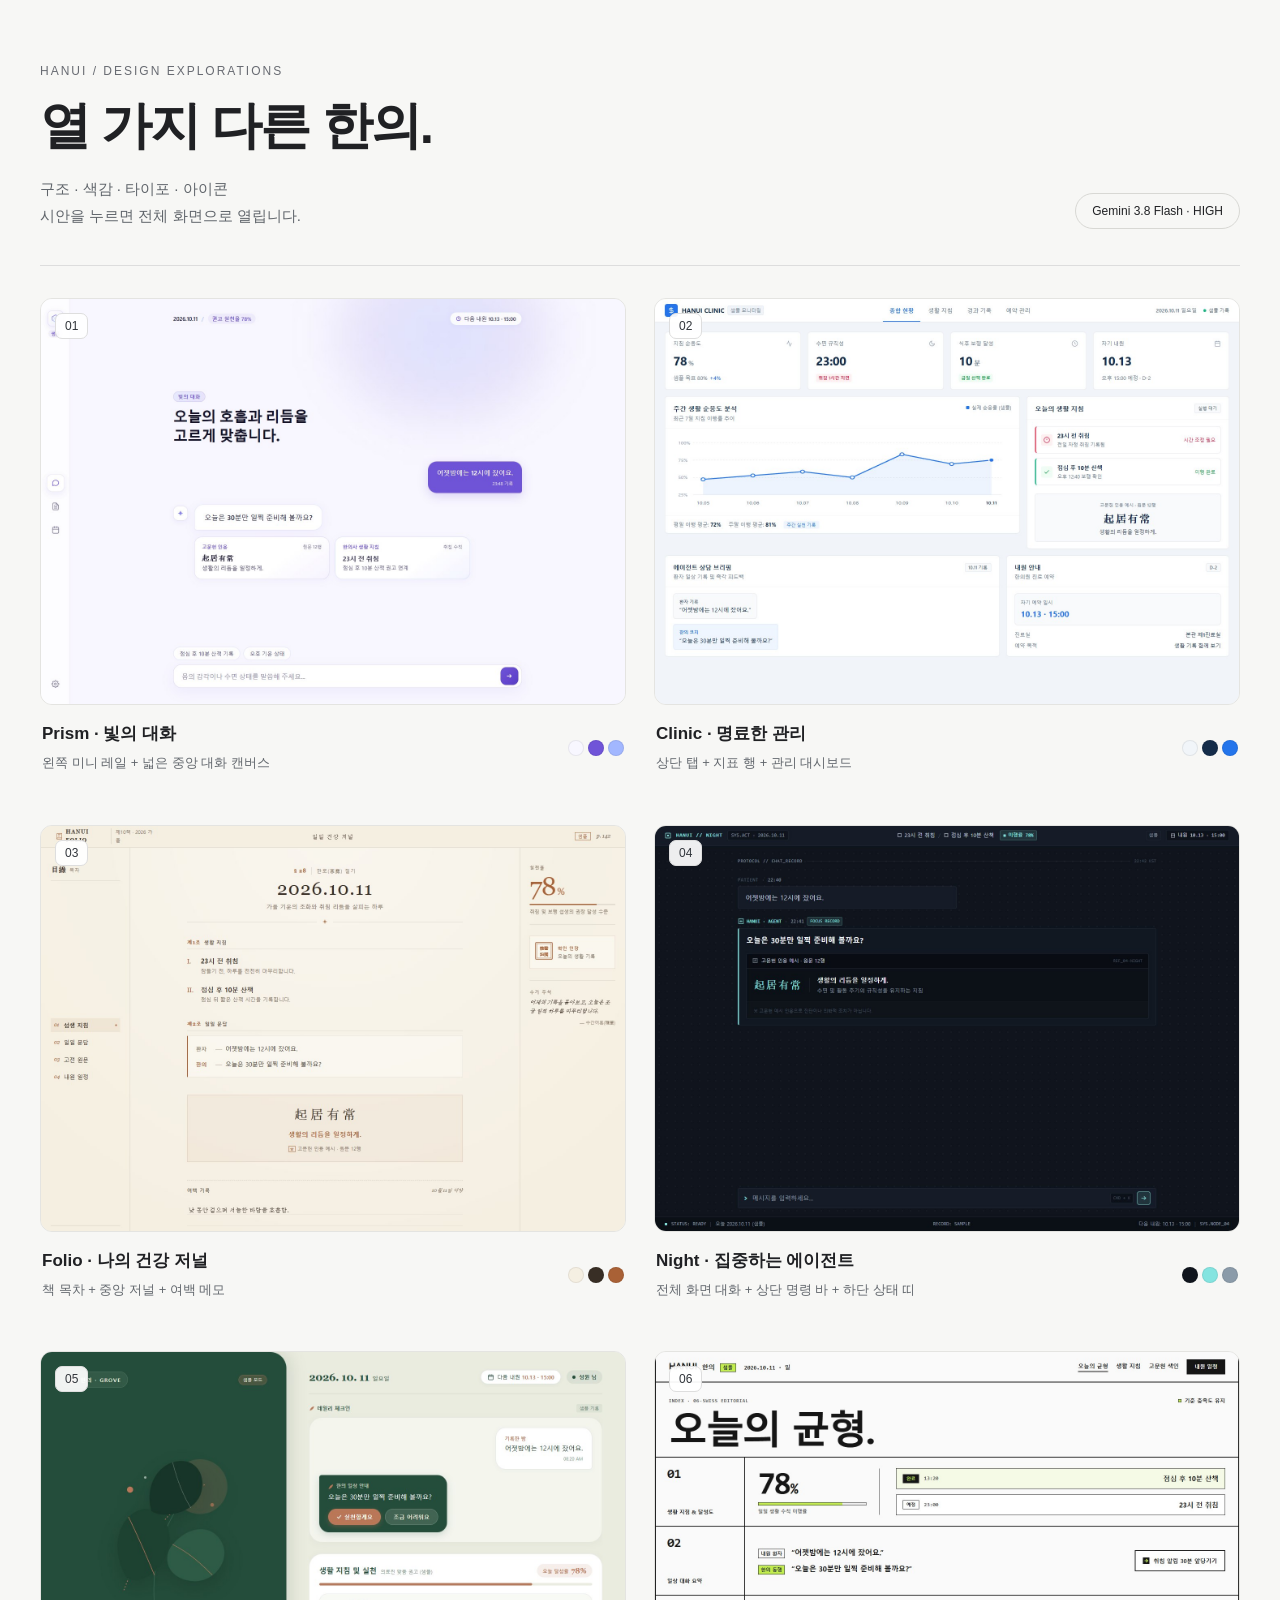
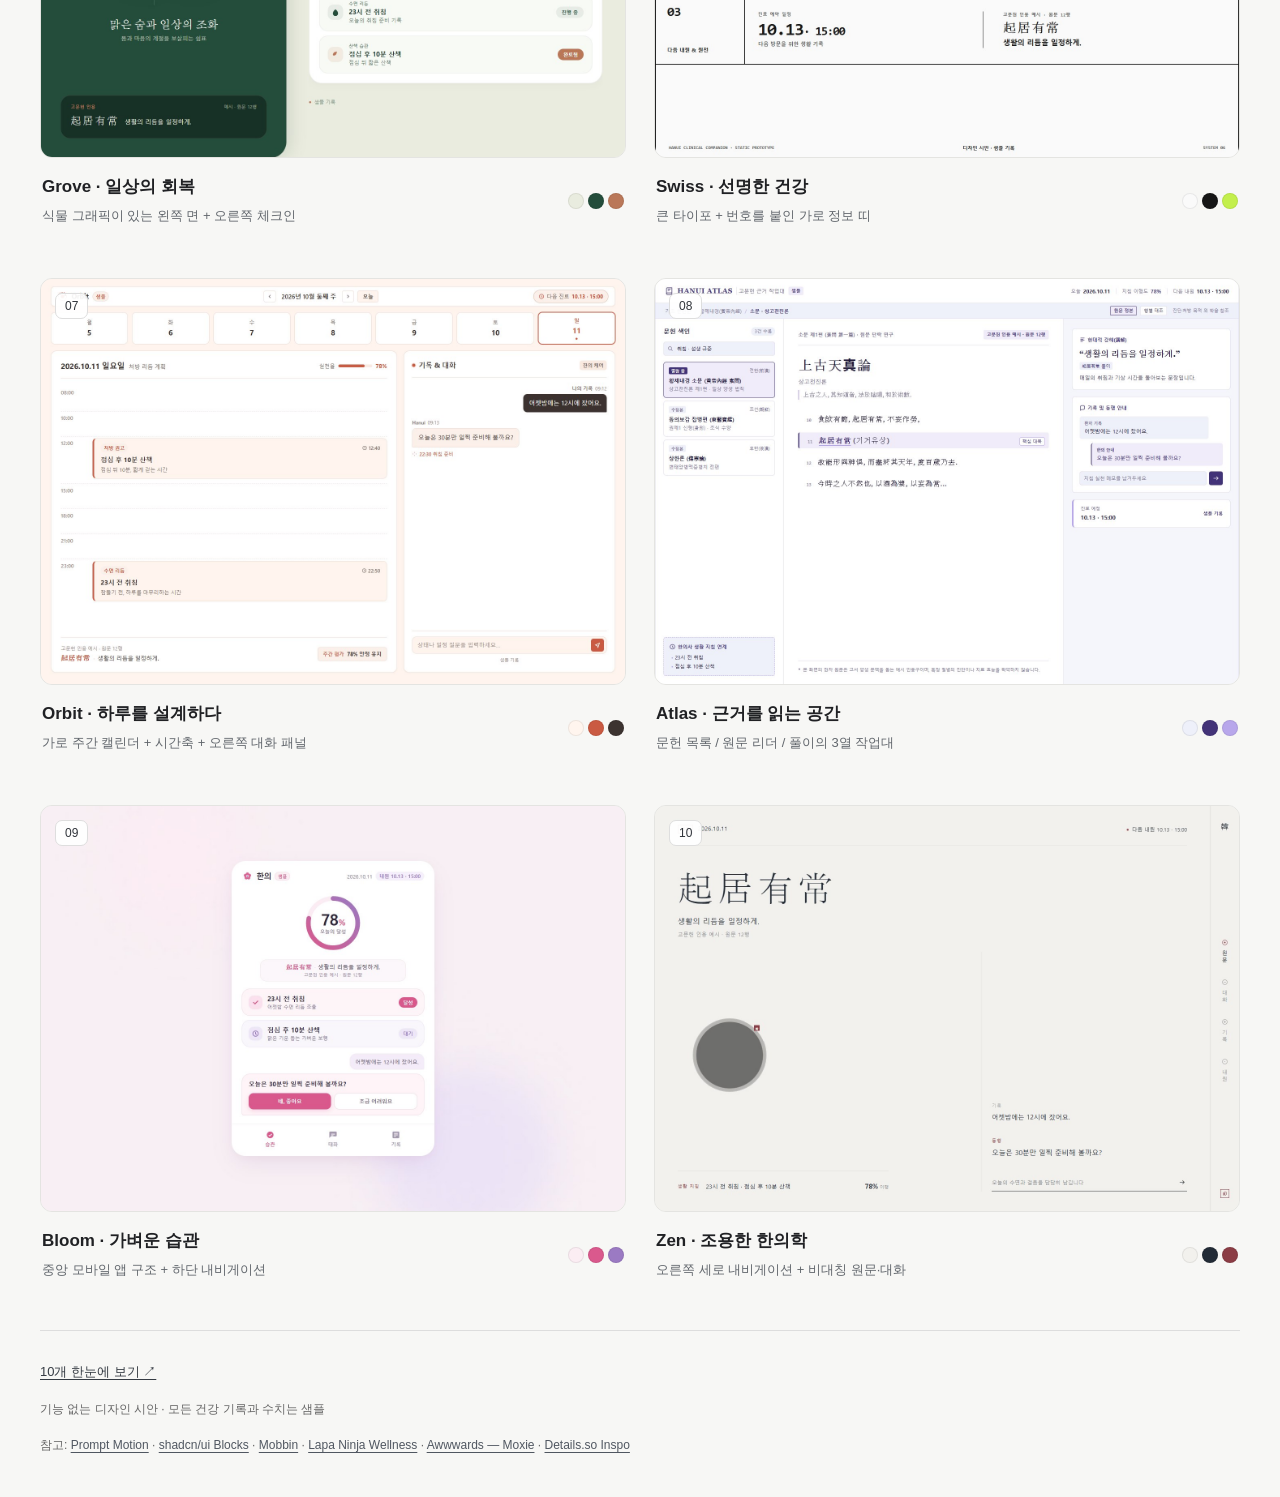
<file: designs/ten-directions/index.html>
<!doctype html><html lang="ko"><head><meta charset="utf-8"><meta name="viewport" content="width=device-width,initial-scale=1"><title>Hanui · 디자인 10가지</title><style>*{box-sizing:border-box}body{margin:0;background:#f7f7f5;color:#202124;font-family:"Malgun Gothic","Segoe UI",sans-serif}main{max-width:1360px;margin:auto;padding:64px 40px 40px}.eyebrow{font:12px "Segoe UI",sans-serif;letter-spacing:2px;color:#686b72}header{display:flex;justify-content:space-between;align-items:end;gap:24px;padding-bottom:36px;border-bottom:1px solid #ddd;margin-bottom:32px}h1{font-size:clamp(32px,4vw,54px);font-weight:600;letter-spacing:-2px;margin:14px 0}header p{color:#60656b;font-size:15px;line-height:1.8;margin:0}.tag{border:1px solid #d8d8d4;border-radius:30px;padding:10px 16px;font:12px "Segoe UI",sans-serif;white-space:nowrap}.grid{display:grid;grid-template-columns:repeat(2,minmax(0,1fr));gap:34px 28px}.concept{color:inherit;text-decoration:none;min-width:0}.preview{position:relative;border:1px solid #e4e4e1;border-radius:12px;overflow:hidden;background:#eee;aspect-ratio:1.44}.preview img{width:100%;height:100%;object-fit:cover;display:block;transition:transform .2s}.concept:hover img{transform:scale(1.012)}.concept:focus-visible{outline:3px solid #5e60ce;outline-offset:6px;border-radius:12px}.number{position:absolute;left:14px;top:14px;background:#ffffffed;color:#31353b;padding:5px 9px;border:1px solid #dedede;border-radius:7px;font:12px "Segoe UI",sans-serif}.caption{display:flex;align-items:center;justify-content:space-between;gap:12px;padding:17px 2px}h2{font-size:17px;margin:0 0 8px;font-weight:600}.caption p{font-size:13px;margin:0;color:#62676d;line-height:1.6}.swatches{display:flex;flex-shrink:0;gap:4px}.swatches i{display:block;width:16px;height:16px;border-radius:50%;border:1px solid #00000012}footer{margin-top:32px;padding-top:28px;border-top:1px solid #ddd;font-size:12px;color:#666;line-height:2}footer a{color:#505761;text-underline-offset:3px}.contact{color:#353b43;font-size:13px}@media(max-width:700px){main{padding:32px 18px}.grid{grid-template-columns:1fr;gap:22px}header{display:block}.tag{display:inline-block;margin-top:18px}.caption{gap:6px}h2{font-size:16px}}@media(prefers-reduced-motion:reduce){*{transition:none!important}}</style></head><body><main><header><div><div class="eyebrow">HANUI / DESIGN EXPLORATIONS</div><h1>열 가지 다른 한의.</h1><p>구조 · 색감 · 타이포 · 아이콘<br>시안을 누르면 전체 화면으로 열립니다.</p></div><span class="tag">Gemini 3.8 Flash · HIGH</span></header><section class="grid" aria-label="디자인 시안 10개"><a class="concept" href="01-prism.html"><div class="preview"><img src="previews/01-prism.jpg" alt="Prism · 빛의 대화 디자인 미리보기" loading="lazy"><span class="number">01</span></div><div class="caption"><div><h2>Prism · 빛의 대화</h2><p>왼쪽 미니 레일 + 넓은 중앙 대화 캔버스</p></div><div class="swatches"><i style="background:#f8f7ff"></i><i style="background:#7054d8"></i><i style="background:#a2b7ff"></i></div></div></a><a class="concept" href="02-clinic.html"><div class="preview"><img src="previews/02-clinic.jpg" alt="Clinic · 명료한 관리 디자인 미리보기" loading="lazy"><span class="number">02</span></div><div class="caption"><div><h2>Clinic · 명료한 관리</h2><p>상단 탭 + 지표 행 + 관리 대시보드</p></div><div class="swatches"><i style="background:#f1f5f9"></i><i style="background:#142c49"></i><i style="background:#2475eb"></i></div></div></a><a class="concept" href="03-folio.html"><div class="preview"><img src="previews/03-folio.jpg" alt="Folio · 나의 건강 저널 디자인 미리보기" loading="lazy"><span class="number">03</span></div><div class="caption"><div><h2>Folio · 나의 건강 저널</h2><p>책 목차 + 중앙 저널 + 여백 메모</p></div><div class="swatches"><i style="background:#f5efe2"></i><i style="background:#382e25"></i><i style="background:#a96136"></i></div></div></a><a class="concept" href="04-night.html"><div class="preview"><img src="previews/04-night.jpg" alt="Night · 집중하는 에이전트 디자인 미리보기" loading="lazy"><span class="number">04</span></div><div class="caption"><div><h2>Night · 집중하는 에이전트</h2><p>전체 화면 대화 + 상단 명령 바 + 하단 상태 띠</p></div><div class="swatches"><i style="background:#10151d"></i><i style="background:#84e4e0"></i><i style="background:#8b9ba9"></i></div></div></a><a class="concept" href="05-grove.html"><div class="preview"><img src="previews/05-grove.jpg" alt="Grove · 일상의 회복 디자인 미리보기" loading="lazy"><span class="number">05</span></div><div class="caption"><div><h2>Grove · 일상의 회복</h2><p>식물 그래픽이 있는 왼쪽 면 + 오른쪽 체크인</p></div><div class="swatches"><i style="background:#e9ecdf"></i><i style="background:#244d3b"></i><i style="background:#ba7859"></i></div></div></a><a class="concept" href="06-swiss.html"><div class="preview"><img src="previews/06-swiss.jpg" alt="Swiss · 선명한 건강 디자인 미리보기" loading="lazy"><span class="number">06</span></div><div class="caption"><div><h2>Swiss · 선명한 건강</h2><p>큰 타이포 + 번호를 붙인 가로 정보 띠</p></div><div class="swatches"><i style="background:#fafafa"></i><i style="background:#161616"></i><i style="background:#c3ef4c"></i></div></div></a><a class="concept" href="07-orbit.html"><div class="preview"><img src="previews/07-orbit.jpg" alt="Orbit · 하루를 설계하다 디자인 미리보기" loading="lazy"><span class="number">07</span></div><div class="caption"><div><h2>Orbit · 하루를 설계하다</h2><p>가로 주간 캘린더 + 시간축 + 오른쪽 대화 패널</p></div><div class="swatches"><i style="background:#fff5ee"></i><i style="background:#ca5a42"></i><i style="background:#3c3330"></i></div></div></a><a class="concept" href="08-atlas.html"><div class="preview"><img src="previews/08-atlas.jpg" alt="Atlas · 근거를 읽는 공간 디자인 미리보기" loading="lazy"><span class="number">08</span></div><div class="caption"><div><h2>Atlas · 근거를 읽는 공간</h2><p>문헌 목록 / 원문 리더 / 풀이의 3열 작업대</p></div><div class="swatches"><i style="background:#eef0fa"></i><i style="background:#433378"></i><i style="background:#b8a7eb"></i></div></div></a><a class="concept" href="09-bloom.html"><div class="preview"><img src="previews/09-bloom.jpg" alt="Bloom · 가벼운 습관 디자인 미리보기" loading="lazy"><span class="number">09</span></div><div class="caption"><div><h2>Bloom · 가벼운 습관</h2><p>중앙 모바일 앱 구조 + 하단 내비게이션</p></div><div class="swatches"><i style="background:#fbedf3"></i><i style="background:#da598d"></i><i style="background:#9b7ac3"></i></div></div></a><a class="concept" href="10-zen.html"><div class="preview"><img src="previews/10-zen.jpg" alt="Zen · 조용한 한의학 디자인 미리보기" loading="lazy"><span class="number">10</span></div><div class="caption"><div><h2>Zen · 조용한 한의학</h2><p>오른쪽 세로 내비게이션 + 비대칭 원문·대화</p></div><div class="swatches"><i style="background:#f2f1ed"></i><i style="background:#222b36"></i><i style="background:#8b3d45"></i></div></div></a></section><footer><a class="contact" href="contact-sheet.jpg">10개 한눈에 보기 ↗</a><p>기능 없는 디자인 시안 · 모든 건강 기록과 수치는 샘플</p><div>참고: <a href="https://www.prompt-motion.com/" target="_blank" rel="noreferrer">Prompt Motion</a> · <a href="https://ui.shadcn.com/blocks" target="_blank" rel="noreferrer">shadcn/ui Blocks</a> · <a href="https://mobbin.com/" target="_blank" rel="noreferrer">Mobbin</a> · <a href="https://www.lapa.ninja/category/wellness/" target="_blank" rel="noreferrer">Lapa Ninja Wellness</a> · <a href="https://www.awwwards.com/sites/moxie" target="_blank" rel="noreferrer">Awwwards — Moxie</a> · <a href="https://www.details.so/inspo" target="_blank" rel="noreferrer">Details.so Inspo</a></div></footer></main></body></html>
</file>
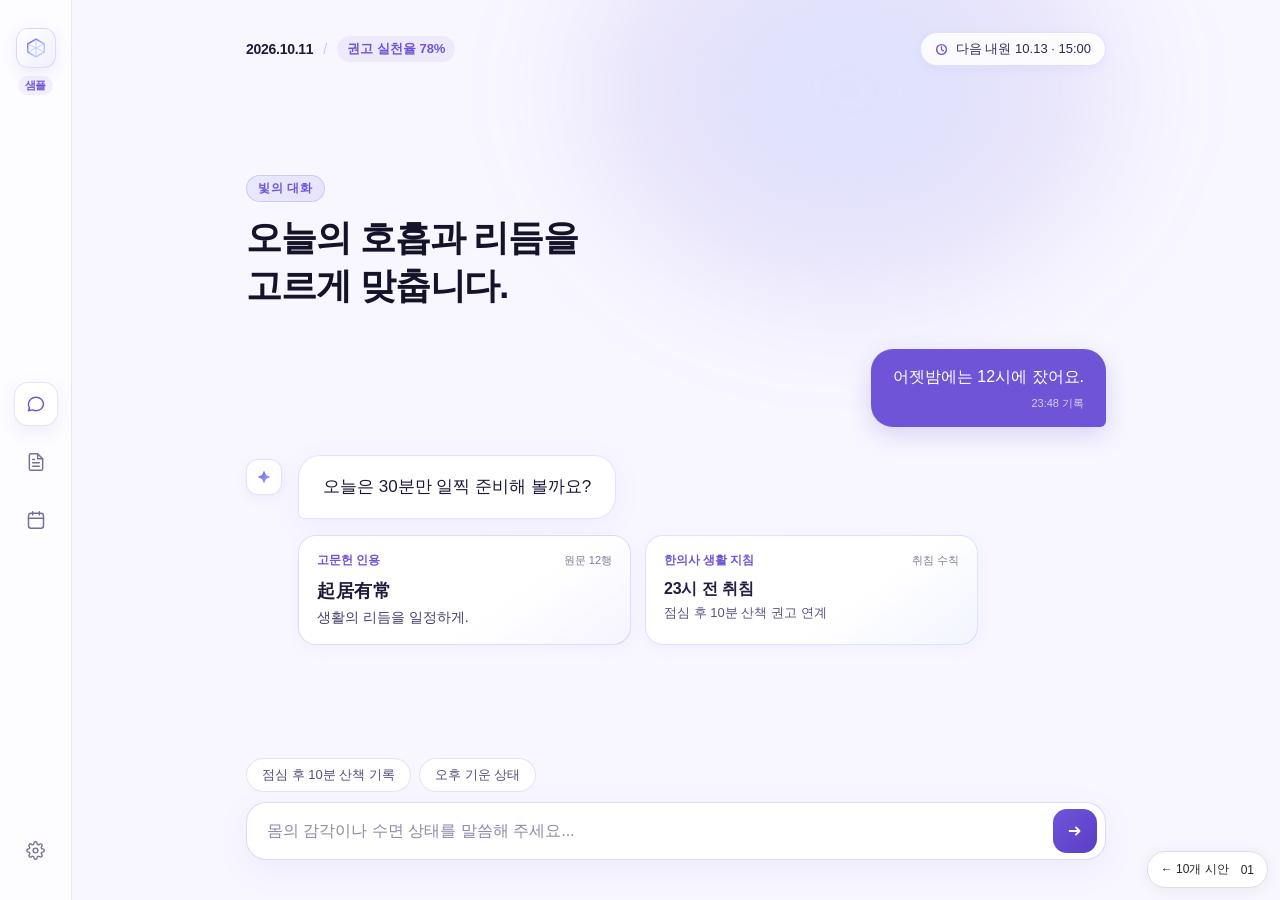
<file: designs/ten-directions/01-prism.html>
<!doctype html><html lang="ko"><head><meta charset="utf-8"><meta name="viewport" content="width=device-width,initial-scale=1"><meta name="color-scheme" content="light dark"><meta http-equiv="Content-Security-Policy" content="default-src 'none'; style-src 'unsafe-inline'; img-src data:; font-src 'none'; script-src 'none'; base-uri 'none'; form-action 'none'"><title>Hanui · Prism · 빛의 대화</title><style>* { box-sizing: border-box; margin: 0; padding: 0; } body { min-height: 100vh; background-color: #f8f7ff; color: #1e1b38; font-family: -apple-system, BlinkMacSystemFont, 'Pretendard', 'Segoe UI', 'Malgun Gothic', sans-serif; -webkit-font-smoothing: antialiased; overflow-x: hidden; } .app-shell { display: flex; min-height: 100vh; width: 100%; position: relative; background: #f8f7ff; } .mini-rail { width: 72px; flex-shrink: 0; display: flex; flex-direction: column; align-items: center; justify-content: space-between; padding: 28px 0; background: rgba(255, 255, 255, 0.7); backdrop-filter: blur(16px); border-right: 1px solid rgba(162, 183, 255, 0.28); position: sticky; top: 0; height: 100vh; z-index: 20; } .rail-brand { display: flex; flex-direction: column; align-items: center; gap: 8px; } .prism-gem { width: 40px; height: 40px; border-radius: 12px; background: linear-gradient(135deg, #ffffff, #f0effe); border: 1px solid rgba(112, 84, 216, 0.18); box-shadow: 0 4px 14px rgba(112, 84, 216, 0.12); display: flex; align-items: center; justify-content: center; } .sample-pill { font-size: 11px; font-weight: 600; color: #7054d8; background: rgba(112, 84, 216, 0.08); padding: 2px 7px; border-radius: 999px; letter-spacing: -0.02em; } .rail-group { display: flex; flex-direction: column; gap: 14px; align-items: center; width: 100%; } .rail-btn { width: 44px; height: 44px; border-radius: 14px; border: 1px solid transparent; background: transparent; color: #737194; display: flex; align-items: center; justify-content: center; cursor: pointer; } .rail-btn.is-active { background: #ffffff; color: #7054d8; border-color: rgba(112, 84, 216, 0.16); box-shadow: 0 6px 18px rgba(112, 84, 216, 0.1); } .rail-footer { display: flex; flex-direction: column; align-items: center; } .canvas-layout { flex: 1; min-width: 0; display: flex; flex-direction: column; justify-content: space-between; align-items: center; padding: 32px 48px 40px; position: relative; } .prism-atmosphere { position: absolute; top: -160px; right: 10%; width: 620px; height: 500px; background: radial-gradient(ellipse at center, rgba(162, 183, 255, 0.32) 0%, rgba(112, 84, 216, 0.12) 48%, rgba(248, 247, 255, 0) 72%); filter: blur(50px); pointer-events: none; z-index: 0; } .canvas-header { width: 100%; max-width: 860px; display: flex; align-items: center; justify-content: space-between; position: relative; z-index: 10; margin-bottom: 28px; } .date-block { display: flex; align-items: center; gap: 10px; font-size: 14px; color: #524e75; font-weight: 500; } .current-date { font-weight: 600; color: #1e1b38; letter-spacing: -0.02em; } .header-divider { color: #a2b7ff; opacity: 0.7; } .guideline-tag { color: #7054d8; font-size: 13px; font-weight: 600; background: rgba(112, 84, 216, 0.08); padding: 4px 10px; border-radius: 999px; } .visit-pill { display: inline-flex; align-items: center; gap: 8px; font-size: 13px; font-weight: 500; color: #2e2a52; background: rgba(255, 255, 255, 0.85); border: 1px solid rgba(162, 183, 255, 0.38); padding: 7px 14px; border-radius: 999px; box-shadow: 0 3px 12px rgba(112, 84, 216, 0.06); } .visit-pill svg { color: #7054d8; } .conversation-stage { width: 100%; max-width: 860px; display: flex; flex-direction: column; gap: 40px; position: relative; z-index: 5; margin: auto 0; } .greeting-hero { display: flex; flex-direction: column; align-items: flex-start; gap: 12px; } .hero-badge { display: inline-flex; font-size: 12px; font-weight: 600; letter-spacing: 0.06em; text-transform: uppercase; color: #7054d8; background: linear-gradient(135deg, rgba(162, 183, 255, 0.2), rgba(112, 84, 216, 0.12)); border: 1px solid rgba(112, 84, 216, 0.2); padding: 4px 11px; border-radius: 999px; } .hero-title { font-size: clamp(28px, 3.4vw, 36px); font-weight: 700; line-height: 1.32; letter-spacing: -0.03em; color: #151329; } .dialogue-stream { display: flex; flex-direction: column; gap: 28px; width: 100%; } .chat-bubble { display: flex; width: 100%; } .chat-bubble.patient { justify-content: flex-end; } .chat-bubble.patient .bubble-body { background: #7054d8; color: #ffffff; padding: 16px 22px; border-radius: 22px 22px 6px 22px; max-width: 520px; box-shadow: 0 8px 24px rgba(112, 84, 216, 0.22); display: flex; flex-direction: column; align-items: flex-end; gap: 6px; } .chat-bubble.patient .bubble-text { font-size: 16px; font-weight: 500; line-height: 1.55; } .bubble-time { font-size: 11px; color: rgba(255, 255, 255, 0.72); font-weight: 400; } .chat-bubble.companion { justify-content: flex-start; align-items: flex-start; gap: 16px; } .companion-avatar { width: 36px; height: 36px; border-radius: 12px; background: #ffffff; border: 1px solid rgba(112, 84, 216, 0.18); display: flex; align-items: center; justify-content: center; flex-shrink: 0; box-shadow: 0 4px 12px rgba(112, 84, 216, 0.08); margin-top: 4px; } .bubble-content { display: flex; flex-direction: column; gap: 16px; max-width: 680px; width: 100%; } .chat-bubble.companion .bubble-body { background: #ffffff; border: 1px solid rgba(162, 183, 255, 0.35); padding: 18px 24px; border-radius: 22px 22px 22px 6px; box-shadow: 0 6px 28px rgba(112, 84, 216, 0.07); width: fit-content; } .chat-bubble.companion .bubble-text { font-size: 17px; font-weight: 500; line-height: 1.55; color: #1b1836; } .evidence-rack { display: grid; grid-template-columns: repeat(auto-fit, minmax(260px, 1fr)); gap: 14px; width: 100%; } .evidence-chip { background: rgba(255, 255, 255, 0.85); backdrop-filter: blur(8px); border-radius: 18px; padding: 16px 18px; border: 1px solid rgba(162, 183, 255, 0.3); box-shadow: 0 4px 16px rgba(112, 84, 216, 0.05); display: flex; flex-direction: column; gap: 10px; } .evidence-chip.classical { border-color: rgba(112, 84, 216, 0.2); background: linear-gradient(145deg, #ffffff 60%, rgba(244, 241, 255, 0.6)); } .evidence-chip.clinical { border-color: rgba(162, 183, 255, 0.38); background: linear-gradient(145deg, #ffffff 60%, rgba(238, 242, 255, 0.6)); } .chip-header { display: flex; align-items: center; justify-content: space-between; } .chip-kicker { font-size: 12px; font-weight: 600; color: #7054d8; letter-spacing: -0.01em; } .chip-meta { font-size: 11px; color: #7f7b9c; font-weight: 500; } .chip-content { display: flex; flex-direction: column; gap: 4px; } .citation-hanja { font-family: 'Batang', Georgia, serif; font-size: 18px; font-weight: 600; color: #1e1b38; letter-spacing: 0.04em; } .citation-desc { font-size: 14px; color: #433f66; font-weight: 400; line-height: 1.45; } .guideline-name { font-size: 16px; font-weight: 600; color: #221e42; letter-spacing: -0.01em; } .guideline-sub { font-size: 13px; color: #58537d; line-height: 1.45; } .canvas-footer { width: 100%; max-width: 860px; position: relative; z-index: 10; margin-top: 32px; } .composer-island { display: flex; flex-direction: column; gap: 10px; width: 100%; } .suggestion-strip { display: flex; gap: 8px; flex-wrap: wrap; } .tag-pill { font-size: 13px; font-weight: 500; color: #544f7a; background: rgba(255, 255, 255, 0.9); border: 1px solid rgba(162, 183, 255, 0.35); padding: 7px 15px; border-radius: 999px; cursor: pointer; } .composer-field-wrap { display: flex; align-items: center; background: #ffffff; border: 1.5px solid rgba(112, 84, 216, 0.22); border-radius: 20px; padding: 6px 8px 6px 20px; box-shadow: 0 10px 32px rgba(112, 84, 216, 0.08); width: 100%; } .composer-input { flex: 1; border: none; background: transparent; font-size: 16px; color: #1e1b38; outline: none; font-family: inherit; } .composer-input::placeholder { color: #8e8aa8; font-weight: 400; } .composer-send { width: 44px; height: 44px; border-radius: 14px; background: linear-gradient(135deg, #7054d8, #5b3ec7); color: #ffffff; border: none; display: flex; align-items: center; justify-content: center; cursor: pointer; flex-shrink: 0; } @media (max-width: 768px) { .app-shell { flex-direction: column; } .mini-rail { width: 100%; height: 56px; flex-direction: row; padding: 0 20px; border-right: none; border-bottom: 1px solid rgba(162, 183, 255, 0.28); top: 0; } .rail-group { flex-direction: row; width: auto; } .rail-btn { width: 38px; height: 38px; } .canvas-layout { padding: 24px 20px 28px; } .conversation-stage { gap: 28px; } .evidence-rack { grid-template-columns: 1fr; } } @media (max-width: 390px) { .canvas-header { flex-direction: column; align-items: flex-start; gap: 12px; } .hero-title { font-size: 24px; } .chat-bubble.companion { gap: 10px; } .companion-avatar { width: 30px; height: 30px; } .composer-field-wrap { padding: 5px 6px 5px 14px; } .composer-input { font-size: 15px; } }
.review-links{position:fixed!important;bottom:12px!important;right:12px!important;z-index:9999!important;display:flex!important;align-items:center!important;gap:12px!important;padding:9px 13px!important;border:1px solid #ddd!important;border-radius:30px!important;background:#ffffffed!important;color:#262626!important;font:12px "Malgun Gothic",sans-serif!important;box-shadow:0 2px 16px #00000010!important}.review-links a{color:#262626!important;text-decoration:none!important}</style></head><body><div class="app-shell"><nav class="mini-rail" aria-label="주요 메뉴"><div class="rail-brand"><div class="prism-gem" title="한의 Prism"><svg viewBox="0 0 32 32" width="22" height="22" fill="none" aria-hidden="true"><path d="M16 3L28 10V22L16 29L4 22V10L16 3Z" stroke="url(#gem-grad)" stroke-width="2" stroke-linejoin="round"/><path d="M16 3V29M4 10L28 22M4 22L28 10" stroke="#a2b7ff" stroke-width="1.2" stroke-opacity="0.65"/><defs><linearGradient id="gem-grad" x1="4" y1="3" x2="28" y2="29" gradientUnits="userSpaceOnUse"><stop stop-color="#7054d8"/><stop offset="0.55" stop-color="#a2b7ff"/><stop offset="1" stop-color="#c7d7ff"/></linearGradient></defs></svg></div><span class="sample-pill">샘플</span></div><div class="rail-group"><button type="button" class="rail-btn is-active" aria-label="빛의 대화"><svg viewBox="0 0 24 24" width="20" height="20" fill="none" stroke="currentColor" stroke-width="1.75" stroke-linecap="round" stroke-linejoin="round"><path d="M21 12c0 4.418-4.03 8-9 8a9.86 9.86 0 0 1-4.25-.95L3 20l1.1-3.3A7.58 7.58 0 0 1 3 12c0-4.418 4.03-8 9-8s9 3.582 9 8z"/></svg></button><button type="button" class="rail-btn" aria-label="생활 지침"><svg viewBox="0 0 24 24" width="20" height="20" fill="none" stroke="currentColor" stroke-width="1.75" stroke-linecap="round" stroke-linejoin="round"><path d="M14 2H6a2 2 0 0 0-2 2v16a2 2 0 0 0 2 2h12a2 2 0 0 0 2-2V8z"/><path d="M14 2v6h6M16 13H8M16 17H8M10 9H8"/></svg></button><button type="button" class="rail-btn" aria-label="내원 일정"><svg viewBox="0 0 24 24" width="20" height="20" fill="none" stroke="currentColor" stroke-width="1.75" stroke-linecap="round" stroke-linejoin="round"><rect x="3" y="4" width="18" height="18" rx="3" ry="3"/><path d="M16 2v4M8 2v4M3 10h18"/></svg></button></div><div class="rail-footer"><button type="button" class="rail-btn" aria-label="설정"><svg viewBox="0 0 24 24" width="19" height="19" fill="none" stroke="currentColor" stroke-width="1.75" stroke-linecap="round"><circle cx="12" cy="12" r="3"/><path d="M19.4 15a1.65 1.65 0 0 0 .33 1.82l.06.06a2 2 0 1 1-2.83 2.83l-.06-.06a1.65 1.65 0 0 0-1.82-.33 1.65 1.65 0 0 0-1 1.51V21a2 2 0 1 1-4 0v-.09A1.65 1.65 0 0 0 9 19.4a1.65 1.65 0 0 0-1.82.33l-.06.06a2 2 0 1 1-2.83-2.83l.06-.06a1.65 1.65 0 0 0 .33-1.82 1.65 1.65 0 0 0-1.51-1H3a2 2 0 1 1 0-4h.09A1.65 1.65 0 0 0 4.6 9a1.65 1.65 0 0 0-.33-1.82l-.06-.06a2 2 0 1 1 2.83-2.83l.06.06a1.65 1.65 0 0 0 1.82.33H9a1.65 1.65 0 0 0 1-1.51V3a2 2 0 1 1 4 0v.09a1.65 1.65 0 0 0 1 1.51 1.65 1.65 0 0 0 1.82-.33l.06-.06a2 2 0 1 1 2.83 2.83l-.06.06a1.65 1.65 0 0 0-.33 1.82V9a1.65 1.65 0 0 0 1.51 1H21a2 2 0 1 1 0 4h-.09a1.65 1.65 0 0 0-1.51 1z"/></svg></button></div></nav><main class="canvas-layout"><div class="prism-atmosphere" aria-hidden="true"></div><header class="canvas-header"><div class="date-block"><span class="current-date">2026.10.11</span><span class="header-divider">/</span><span class="guideline-tag">권고 실천율 78%</span></div><div class="header-actions"><div class="visit-pill"><svg viewBox="0 0 16 16" width="13" height="13" fill="currentColor" aria-hidden="true"><circle cx="8" cy="8" r="6" fill="none" stroke="currentColor" stroke-width="1.75"/><path d="M8 4.5v3.8l2.4 1.4" stroke="currentColor" stroke-width="1.5" fill="none" stroke-linecap="round"/></svg><span>다음 내원 10.13 · 15:00</span></div></div></header><div class="conversation-stage"><section class="greeting-hero"><span class="hero-badge">빛의 대화</span><h1 class="hero-title">오늘의 호흡과 리듬을<br>고르게 맞춥니다.</h1></section><div class="dialogue-stream"><article class="chat-bubble patient"><div class="bubble-body"><p class="bubble-text">어젯밤에는 12시에 잤어요.</p><span class="bubble-time">23:48 기록</span></div></article><article class="chat-bubble companion"><div class="companion-avatar"><svg viewBox="0 0 20 20" width="16" height="16" fill="none" aria-hidden="true"><path d="M10 2L12.5 7.5L18 10L12.5 12.5L10 18L7.5 12.5L2 10L7.5 7.5L10 2Z" fill="url(#star-grad)"/><defs><linearGradient id="star-grad" x1="2" y1="2" x2="18" y2="18" gradientUnits="userSpaceOnUse"><stop stop-color="#7054d8"/><stop offset="1" stop-color="#a2b7ff"/></linearGradient></defs></svg></div><div class="bubble-content"><div class="bubble-body"><p class="bubble-text">오늘은 30분만 일찍 준비해 볼까요?</p></div><div class="evidence-rack" aria-label="근거 카드"><aside class="evidence-chip classical"><div class="chip-header"><span class="chip-kicker">고문헌 인용</span><span class="chip-meta">원문 12행</span></div><div class="chip-content"><strong class="citation-hanja">起居有常</strong><p class="citation-desc">생활의 리듬을 일정하게.</p></div></aside><aside class="evidence-chip clinical"><div class="chip-header"><span class="chip-kicker">한의사 생활 지침</span><span class="chip-meta">취침 수칙</span></div><div class="chip-content"><strong class="guideline-name">23시 전 취침</strong><p class="guideline-sub">점심 후 10분 산책 권고 연계</p></div></aside></div></div></article></div></div><footer class="canvas-footer"><div class="composer-island"><div class="suggestion-strip"><button type="button" class="tag-pill">점심 후 10분 산책 기록</button><button type="button" class="tag-pill">오후 기운 상태</button></div><div class="composer-field-wrap"><input type="text" class="composer-input" value="" placeholder="몸의 감각이나 수면 상태를 말씀해 주세요..." readonly aria-label="대화 입력"><button type="button" class="composer-send" aria-label="전송"><svg viewBox="0 0 20 20" width="18" height="18" fill="none" stroke="currentColor" stroke-width="2" stroke-linecap="round" stroke-linejoin="round"><path d="M4 10h11M11 6l4 4-4 4"/></svg></button></div></div></footer></main></div><aside class="review-links" aria-label="시안 비교"><a href="index.html">← 10개 시안</a><span>01</span></aside></body></html>
</file>
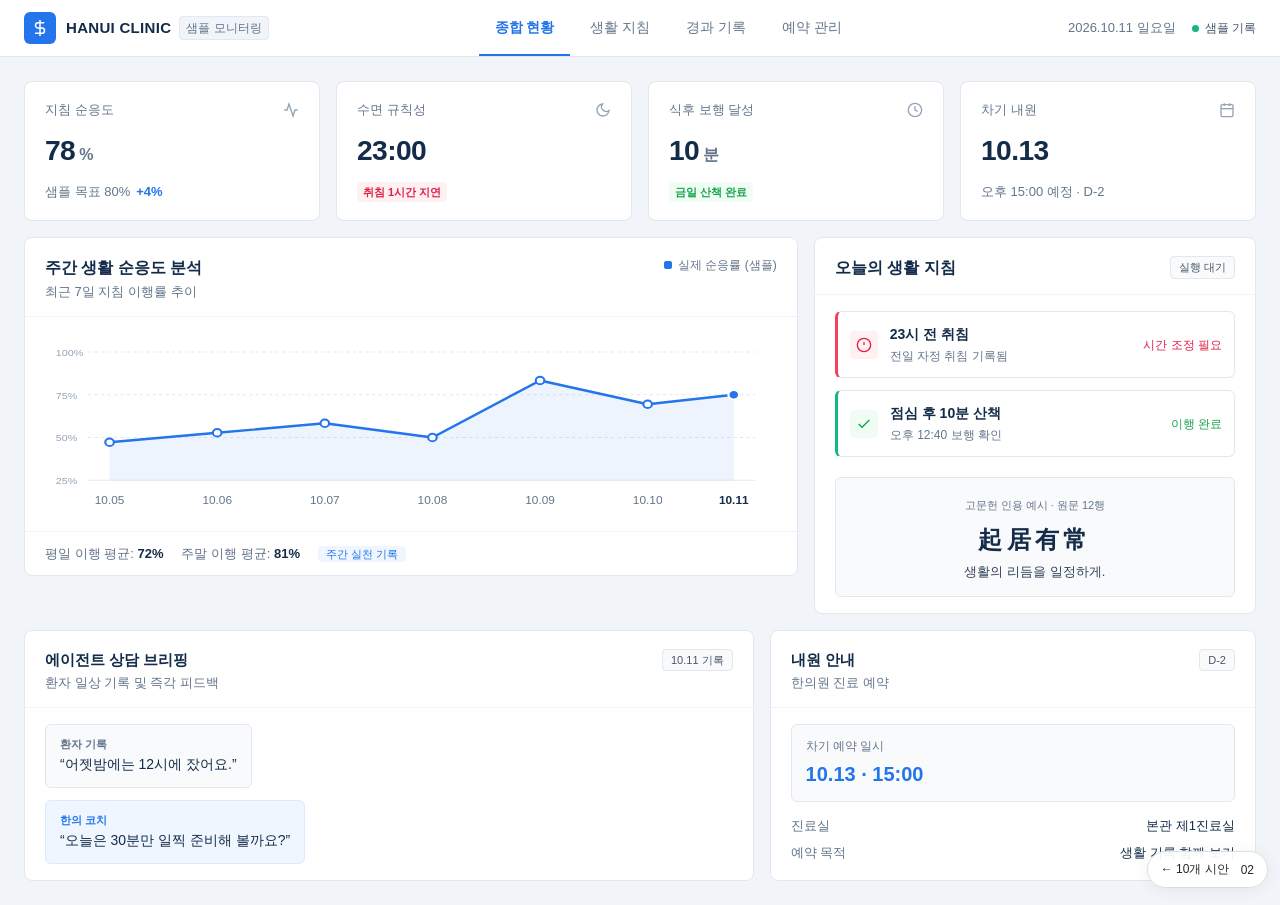
<file: designs/ten-directions/02-clinic.html>
<!doctype html><html lang="ko"><head><meta charset="utf-8"><meta name="viewport" content="width=device-width,initial-scale=1"><meta name="color-scheme" content="light dark"><meta http-equiv="Content-Security-Policy" content="default-src 'none'; style-src 'unsafe-inline'; img-src data:; font-src 'none'; script-src 'none'; base-uri 'none'; form-action 'none'"><title>Hanui · Clinic · 명료한 관리</title><style>*,*::before,*::after{box-sizing:border-box;margin:0;padding:0}body{background-color:#f1f5f9;color:#142c49;font-family:'Segoe UI','Malgun Gothic',-apple-system,sans-serif;font-size:16px;line-height:1.5;-webkit-font-smoothing:antialiased}.top-nav{background:#ffffff;border-bottom:1px solid #e2e8f0;position:sticky;top:0;z-index:30}.nav-container{max-width:1440px;margin:0 auto;height:56px;padding:0 24px;display:flex;align-items:center;justify-content:space-between;gap:20px}.brand-cluster{display:flex;align-items:center;gap:10px}.brand-icon{width:32px;height:32px;background:#2475eb;color:#ffffff;border-radius:6px;display:flex;align-items:center;justify-content:center}.brand-meta{display:flex;align-items:center;gap:8px}.brand-name{font-size:15px;font-weight:700;letter-spacing:0.02em;color:#142c49}.badge-sample{font-size:12px;background:#f1f5f9;color:#64748b;padding:2px 6px;border-radius:4px;border:1px solid #e2e8f0}.tab-navigation{display:flex;align-items:center;gap:4px;height:100%}.nav-tab{background:transparent;border:none;height:56px;padding:0 16px;font-size:14px;font-weight:500;color:#64748b;cursor:default;position:relative;display:inline-flex;align-items:center}.nav-tab.active{color:#2475eb;font-weight:600}.nav-tab.active::after{content:'';position:absolute;bottom:0;left:0;right:0;height:2px;background:#2475eb}.nav-aux{display:flex;align-items:center;gap:16px}.current-date{font-size:13px;color:#64748b;font-weight:500}.status-indicator{display:flex;align-items:center;gap:6px}.dot-live{width:7px;height:7px;background:#10b981;border-radius:50%}.status-text{font-size:12px;color:#475569;font-weight:500}.dashboard-shell{max-width:1440px;margin:0 auto;padding:24px;display:flex;flex-direction:column;gap:16px}.kpi-strip{display:grid;grid-template-columns:repeat(4,minmax(0,1fr));gap:16px}.kpi-card{background:#ffffff;border:1px solid #e2e8f0;border-radius:8px;padding:18px 20px;display:flex;flex-direction:column;gap:10px}.kpi-head{display:flex;align-items:center;justify-content:space-between;color:#64748b}.kpi-label{font-size:13px;font-weight:500}.card-icon{color:#94a3b8}.kpi-figure{display:flex;align-items:baseline;gap:4px}.num-value{font-size:clamp(24px,2.2vw,30px);font-weight:700;color:#142c49;letter-spacing:-0.02em}.unit{font-size:16px;font-weight:600;color:#64748b}.kpi-subtext{font-size:13px;color:#64748b;display:flex;align-items:center;gap:6px}.trend-up{color:#2475eb;font-weight:600}.state-pill{font-size:11px;padding:2px 6px;border-radius:4px;font-weight:600}.state-pill.warn{background:#fff1f2;color:#e11d48}.state-pill.success{background:#f0fdf4;color:#16a34a}.center-dashboard{display:grid;grid-template-columns:minmax(0,2.1fr) minmax(0,1.2fr);gap:16px;align-items:start}.card{background:#ffffff;border:1px solid #e2e8f0;border-radius:8px}.panel-header{padding:18px 20px 14px;border-bottom:1px solid #f1f5f9;display:flex;align-items:flex-start;justify-content:space-between;gap:12px}.panel-title{font-size:16px;font-weight:600;color:#142c49}.panel-title-sub{font-size:15px;font-weight:600;color:#142c49}.panel-desc{font-size:13px;color:#64748b;display:block;margin-top:2px}.badge-flat{font-size:11px;padding:2px 8px;border-radius:4px;background:#f8fafc;border:1px solid #e2e8f0;color:#475569;font-weight:500}.chart-legend{display:flex;align-items:center;gap:6px}.legend-bullet{width:8px;height:8px;border-radius:2px;background:#2475eb}.legend-name{font-size:12px;color:#64748b}.chart-display{padding:16px 20px 8px}.svg-chart{width:100%;height:190px;display:block}.chart-axis-label{font-size:10px;fill:#94a3b8;font-family:'Segoe UI',sans-serif}.chart-axis-date{font-size:11px;fill:#64748b;font-family:'Segoe UI',sans-serif}.chart-axis-date.bold{fill:#142c49;font-weight:600}.chart-summary-bar{padding:12px 20px;border-top:1px solid #f1f5f9;display:flex;align-items:center;gap:18px;font-size:13px;color:#64748b}.chart-summary-bar strong{color:#142c49}.pill-subtle{font-size:11px;color:#2475eb;background:#eff6ff;padding:2px 8px;border-radius:4px;font-weight:500;margin-left:auto}.clinical-order-card{display:flex;flex-direction:column}.instruction-list{padding:16px 20px;display:flex;flex-direction:column;gap:12px}.instruction-item{display:flex;align-items:center;gap:12px;padding:12px;border-radius:6px;border:1px solid #e2e8f0;background:#ffffff}.instruction-item.warning-item{border-left:3px solid #f43f5e}.instruction-item.success-item{border-left:3px solid #10b981}.item-icon{width:28px;height:28px;border-radius:4px;display:flex;align-items:center;justify-content:center;flex-shrink:0}.warning-item .item-icon{background:#fff1f2;color:#e11d48}.success-item .item-icon{background:#f0fdf4;color:#16a34a}.item-content{flex:1;min-width:0}.item-title{font-size:14px;color:#142c49;display:block}.item-detail{font-size:12px;color:#64748b;margin-top:2px}.badge-status{font-size:12px;font-weight:500}.warn-text{color:#e11d48}.ok-text{color:#16a34a}.classical-quote-box{margin:4px 20px 16px;padding:14px;background:#f8fafc;border:1px solid #e2e8f0;border-radius:6px;text-align:center}.quote-meta{margin-bottom:6px}.quote-tag{font-size:11px;color:#64748b;font-weight:500}.hanja-text{font-family:Georgia,'Batang',serif;font-size:24px;font-weight:700;color:#142c49;letter-spacing:0.18em;margin:4px 0}.reading-text{font-size:13px;color:#334155;font-weight:500}.quote-disclaimer{font-size:10px;color:#94a3b8;margin-top:6px}.bottom-split{display:grid;grid-template-columns:minmax(0,1.5fr) minmax(0,1fr);gap:16px}.conversation-brief{display:flex;flex-direction:column}.dialogue-rows{padding:16px 20px;display:flex;flex-direction:column;gap:12px}.chat-bubble{padding:12px 14px;border-radius:6px;font-size:14px;line-height:1.4}.chat-bubble.patient{background:#f8fafc;border:1px solid #e2e8f0;align-self:flex-start;max-width:85%}.chat-bubble.agent{background:#eff6ff;border:1px solid #dbeafe;align-self:flex-start;max-width:85%}.bubble-sender{display:block;font-size:11px;color:#64748b;margin-bottom:3px;font-weight:600}.patient .bubble-sender{color:#64748b}.agent .bubble-sender{color:#2475eb}.bubble-text{color:#142c49}.visit-appointment{display:flex;flex-direction:column}.visit-content{padding:16px 20px;display:flex;flex-direction:column;gap:14px}.visit-time-block{background:#f8fafc;border:1px solid #e2e8f0;border-radius:6px;padding:12px 14px;display:flex;flex-direction:column;gap:4px}.visit-label{font-size:12px;color:#64748b}.visit-time{font-size:20px;font-weight:700;color:#2475eb}.visit-details{display:flex;flex-direction:column;gap:8px}.detail-row{display:flex;justify-content:space-between;font-size:13px;color:#64748b}.detail-row span:last-child{color:#142c49;font-weight:500}@media (max-width:1024px){.kpi-strip{grid-template-columns:repeat(2,minmax(0,1fr))}.center-dashboard{grid-template-columns:1fr}.bottom-split{grid-template-columns:1fr}}@media (max-width:640px){.nav-container{padding:0 16px}.tab-navigation{display:none}.kpi-strip{grid-template-columns:1fr}.dashboard-shell{padding:16px}}
.review-links{position:fixed!important;bottom:12px!important;right:12px!important;z-index:9999!important;display:flex!important;align-items:center!important;gap:12px!important;padding:9px 13px!important;border:1px solid #ddd!important;border-radius:30px!important;background:#ffffffed!important;color:#262626!important;font:12px "Malgun Gothic",sans-serif!important;box-shadow:0 2px 16px #00000010!important}.review-links a{color:#262626!important;text-decoration:none!important}</style></head><body><header class="top-nav"><div class="nav-container"><div class="brand-cluster"><div class="brand-icon"><svg viewBox="0 0 24 24" width="18" height="18" fill="none" stroke="currentColor" stroke-width="2" stroke-linecap="round" stroke-linejoin="round"><path d="M12 2v20"/><path d="M17 5H9.5a3.5 3.5 0 0 0 0 7h5a3.5 3.5 0 0 1 0 7H6"/></svg></div><div class="brand-meta"><span class="brand-name">HANUI CLINIC</span><span class="badge-sample">샘플 모니터링</span></div></div><nav class="tab-navigation"><button type="button" class="nav-tab active">종합 현황</button><button type="button" class="nav-tab">생활 지침</button><button type="button" class="nav-tab">경과 기록</button><button type="button" class="nav-tab">예약 관리</button></nav><div class="nav-aux"><span class="current-date">2026.10.11 일요일</span><div class="status-indicator"><span class="dot-live"></span><span class="status-text">샘플 기록</span></div></div></div></header><main class="dashboard-shell"><section class="kpi-strip"><article class="kpi-card"><div class="kpi-head"><span class="kpi-label">지침 순응도</span><svg class="card-icon" viewBox="0 0 24 24" width="16" height="16" fill="none" stroke="currentColor" stroke-width="2"><path d="M22 12h-4l-3 9L9 3l-3 9H2"/></svg></div><div class="kpi-figure"><span class="num-value">78</span><span class="unit">%</span></div><div class="kpi-subtext"><span>샘플 목표 80%</span><span class="trend-up">+4%</span></div></article><article class="kpi-card"><div class="kpi-head"><span class="kpi-label">수면 규칙성</span><svg class="card-icon" viewBox="0 0 24 24" width="16" height="16" fill="none" stroke="currentColor" stroke-width="2"><path d="M21 12.79A9 9 0 1 1 11.21 3 7 7 0 0 0 21 12.79z"/></svg></div><div class="kpi-figure"><span class="num-value">23:00</span></div><div class="kpi-subtext"><span class="state-pill warn">취침 1시간 지연</span></div></article><article class="kpi-card"><div class="kpi-head"><span class="kpi-label">식후 보행 달성</span><svg class="card-icon" viewBox="0 0 24 24" width="16" height="16" fill="none" stroke="currentColor" stroke-width="2"><circle cx="12" cy="12" r="10"/><polyline points="12 6 12 12 16 14"/></svg></div><div class="kpi-figure"><span class="num-value">10</span><span class="unit">분</span></div><div class="kpi-subtext"><span class="state-pill success">금일 산책 완료</span></div></article><article class="kpi-card"><div class="kpi-head"><span class="kpi-label">차기 내원</span><svg class="card-icon" viewBox="0 0 24 24" width="16" height="16" fill="none" stroke="currentColor" stroke-width="2"><rect x="3" y="4" width="18" height="18" rx="2" ry="2"/><line x1="16" y1="2" x2="16" y2="6"/><line x1="8" y1="2" x2="8" y2="6"/><line x1="3" y1="10" x2="21" y2="10"/></svg></div><div class="kpi-figure"><span class="num-value">10.13</span></div><div class="kpi-subtext"><span>오후 15:00 예정 · D-2</span></div></article></section><section class="center-dashboard"><div class="card adherence-chart-card"><div class="panel-header"><div class="title-wrap"><h2 class="panel-title">주간 생활 순응도 분석</h2><span class="panel-desc">최근 7일 지침 이행률 추이</span></div><div class="chart-legend"><span class="legend-bullet"></span><span class="legend-name">실제 순응률 (샘플)</span></div></div><div class="chart-display"><svg class="svg-chart" viewBox="0 0 680 200" preserveAspectRatio="none"><line x1="40" y1="20" x2="660" y2="20" stroke="#e2e8f0" stroke-width="1" stroke-dasharray="3 3"/><line x1="40" y1="65" x2="660" y2="65" stroke="#e2e8f0" stroke-width="1" stroke-dasharray="3 3"/><line x1="40" y1="110" x2="660" y2="110" stroke="#e2e8f0" stroke-width="1" stroke-dasharray="3 3"/><line x1="40" y1="155" x2="660" y2="155" stroke="#e2e8f0" stroke-width="1"/><text x="10" y="24" class="chart-axis-label">100%</text><text x="10" y="69" class="chart-axis-label">75%</text><text x="10" y="114" class="chart-axis-label">50%</text><text x="10" y="159" class="chart-axis-label">25%</text><polygon points="60,115 160,105 260,95 360,110 460,50 560,75 640,65 640,155 60,155" fill="#2475eb" fill-opacity="0.08"/><polyline points="60,115 160,105 260,95 360,110 460,50 560,75 640,65" fill="none" stroke="#2475eb" stroke-width="2.5" stroke-linecap="round" stroke-linejoin="round"/><circle cx="60" cy="115" r="4" fill="#ffffff" stroke="#2475eb" stroke-width="2"/><circle cx="160" cy="105" r="4" fill="#ffffff" stroke="#2475eb" stroke-width="2"/><circle cx="260" cy="95" r="4" fill="#ffffff" stroke="#2475eb" stroke-width="2"/><circle cx="360" cy="110" r="4" fill="#ffffff" stroke="#2475eb" stroke-width="2"/><circle cx="460" cy="50" r="4" fill="#ffffff" stroke="#2475eb" stroke-width="2"/><circle cx="560" cy="75" r="4" fill="#ffffff" stroke="#2475eb" stroke-width="2"/><circle cx="640" cy="65" r="5" fill="#2475eb" stroke="#ffffff" stroke-width="2"/><text x="60" y="180" text-anchor="middle" class="chart-axis-date">10.05</text><text x="160" y="180" text-anchor="middle" class="chart-axis-date">10.06</text><text x="260" y="180" text-anchor="middle" class="chart-axis-date">10.07</text><text x="360" y="180" text-anchor="middle" class="chart-axis-date">10.08</text><text x="460" y="180" text-anchor="middle" class="chart-axis-date">10.09</text><text x="560" y="180" text-anchor="middle" class="chart-axis-date">10.10</text><text x="640" y="180" text-anchor="middle" class="chart-axis-date bold">10.11</text></svg></div><div class="chart-summary-bar"><div class="summary-stat"><span>평일 이행 평균: <strong>72%</strong></span></div><div class="summary-stat"><span>주말 이행 평균: <strong>81%</strong></span></div><div class="summary-stat right-tag"><span class="pill-subtle">주간 실천 기록</span></div></div></div><div class="card clinical-order-card"><div class="panel-header"><h2 class="panel-title">오늘의 생활 지침</h2><span class="badge-flat">실행 대기</span></div><div class="instruction-list"><div class="instruction-item warning-item"><div class="item-icon"><svg viewBox="0 0 24 24" width="16" height="16" fill="none" stroke="currentColor" stroke-width="2"><circle cx="12" cy="12" r="10"/><line x1="12" y1="8" x2="12" y2="12"/><line x1="12" y1="16" x2="12.01" y2="16"/></svg></div><div class="item-content"><strong class="item-title">23시 전 취침</strong><p class="item-detail">전일 자정 취침 기록됨</p></div><span class="badge-status warn-text">시간 조정 필요</span></div><div class="instruction-item success-item"><div class="item-icon"><svg viewBox="0 0 24 24" width="16" height="16" fill="none" stroke="currentColor" stroke-width="2"><polyline points="20 6 9 17 4 12"/></svg></div><div class="item-content"><strong class="item-title">점심 후 10분 산책</strong><p class="item-detail">오후 12:40 보행 확인</p></div><span class="badge-status ok-text">이행 완료</span></div></div><div class="classical-quote-box"><div class="quote-meta"><span class="quote-tag">고문헌 인용 예시 · 원문 12행</span></div><div class="hanja-text">起居有常</div><p class="reading-text">생활의 리듬을 일정하게.</p></div></div></section><section class="bottom-split"><div class="card conversation-brief"><div class="panel-header"><div class="title-wrap"><h3 class="panel-title-sub">에이전트 상담 브리핑</h3><span class="panel-desc">환자 일상 기록 및 즉각 피드백</span></div><span class="badge-flat">10.11 기록</span></div><div class="dialogue-rows"><div class="chat-bubble patient"><span class="bubble-sender">환자 기록</span><p class="bubble-text">“어젯밤에는 12시에 잤어요.”</p></div><div class="chat-bubble agent"><span class="bubble-sender">한의 코치</span><p class="bubble-text">“오늘은 30분만 일찍 준비해 볼까요?”</p></div></div></div><div class="card visit-appointment"><div class="panel-header"><div class="title-wrap"><h3 class="panel-title-sub">내원 안내</h3><span class="panel-desc">한의원 진료 예약</span></div><span class="badge-flat">D-2</span></div><div class="visit-content"><div class="visit-time-block"><span class="visit-label">차기 예약 일시</span><strong class="visit-time">10.13 · 15:00</strong></div><div class="visit-details"><div class="detail-row"><span>진료실</span><span>본관 제1진료실</span></div><div class="detail-row"><span>예약 목적</span><span>생활 기록 함께 보기</span></div></div></div></div></section></main><aside class="review-links" aria-label="시안 비교"><a href="index.html">← 10개 시안</a><span>02</span></aside></body></html>
</file>
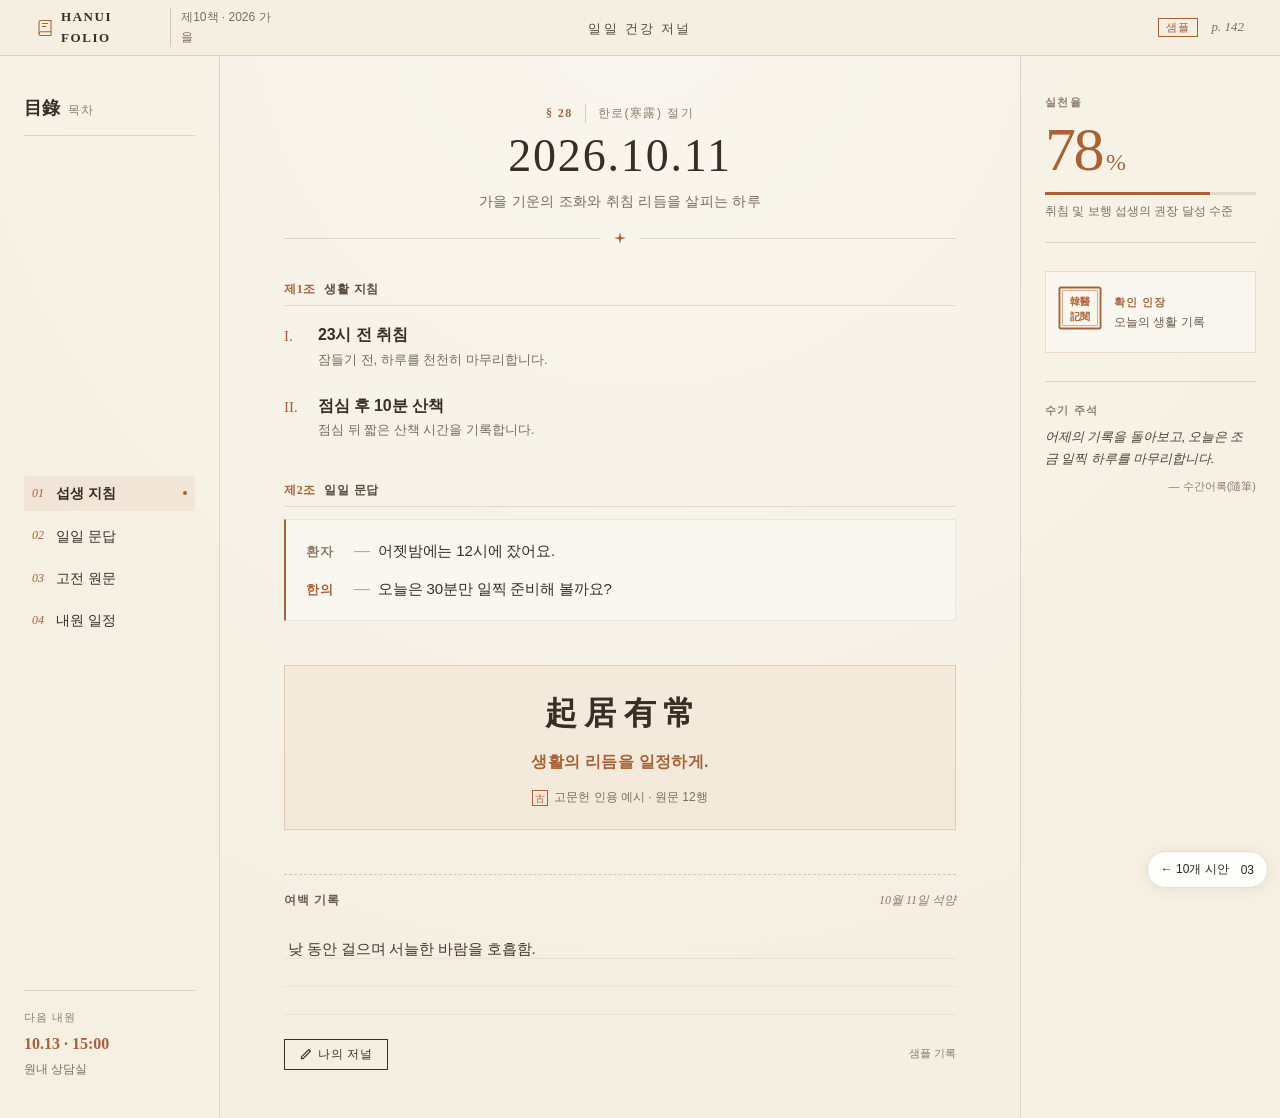
<file: designs/ten-directions/03-folio.html>
<!doctype html><html lang="ko"><head><meta charset="utf-8"><meta name="viewport" content="width=device-width,initial-scale=1"><meta name="color-scheme" content="light dark"><meta http-equiv="Content-Security-Policy" content="default-src 'none'; style-src 'unsafe-inline'; img-src data:; font-src 'none'; script-src 'none'; base-uri 'none'; form-action 'none'"><title>Hanui · Folio · 나의 건강 저널</title><style>* { box-sizing: border-box; margin: 0; padding: 0; } html, body { width: 100%; min-height: 100%; background: #f5efe2; color: #382e25; font-family: 'Malgun Gothic', 'Segoe UI', -apple-system, sans-serif; font-size: 16px; line-height: 1.6; -webkit-font-smoothing: antialiased; } .folio-app { min-height: 100vh; display: flex; flex-direction: column; background-color: #f5efe2; background-image: radial-gradient(circle at 50% 0, rgba(255,255,255,0.45) 0%, transparent 80%); color: #382e25; } .folio-masthead { height: 56px; border-bottom: 1px solid rgba(56, 46, 37, 0.16); display: grid; grid-template-columns: minmax(200px, 240px) 1fr minmax(200px, 240px); align-items: center; padding: 0 clamp(16px, 3vw, 36px); background: #f5efe2; position: sticky; top: 0; z-index: 20; } .folio-mast-left { display: flex; align-items: center; gap: 12px; } .folio-press-mark { display: inline-flex; align-items: center; gap: 7px; font-family: Georgia, 'Batang', serif; font-weight: 700; font-size: 13px; letter-spacing: 0.12em; color: #382e25; } .folio-press-mark svg { stroke: #a96136; flex-shrink: 0; } .folio-issue { font-size: 12px; color: #7f6e5d; border-left: 1px solid rgba(56, 46, 37, 0.2); padding-left: 10px; } .folio-mast-center { text-align: center; } .folio-page-flag { font-family: Georgia, 'Batang', serif; font-size: 13px; letter-spacing: 0.18em; color: #5a4b3d; text-transform: uppercase; } .folio-mast-right { display: flex; align-items: center; justify-content: flex-end; gap: 14px; } .folio-sample-badge { font-size: 11px; padding: 2px 7px; border: 1px solid #a96136; color: #a96136; letter-spacing: 0.08em; line-height: 1.2; } .folio-page-num { font-family: Georgia, 'Batang', serif; font-size: 13px; color: #7f6e5d; font-style: italic; } .folio-layout { flex: 1; display: grid; grid-template-columns: minmax(180px, 220px) minmax(520px, 1fr) minmax(220px, 260px); max-width: 1440px; width: 100%; margin: 0 auto; min-height: calc(100vh - 56px); } .folio-toc { border-right: 1px solid rgba(56, 46, 37, 0.14); padding: clamp(24px, 3vw, 40px) clamp(16px, 2vw, 24px); display: flex; flex-direction: column; justify-content: space-between; background: rgba(245, 239, 226, 0.4); } .folio-toc-header { display: flex; align-items: baseline; gap: 8px; margin-bottom: 28px; padding-bottom: 12px; border-bottom: 1px solid rgba(56, 46, 37, 0.14); } .folio-toc-title { font-family: Georgia, 'Batang', serif; font-size: 18px; font-weight: bold; color: #382e25; } .folio-toc-sub { font-size: 12px; color: #8e7c6b; letter-spacing: 0.06em; } .folio-toc-list { list-style: none; display: flex; flex-direction: column; gap: 8px; } .folio-toc-item { display: flex; align-items: center; border-radius: 0; padding: 6px 8px; transition: background 0.15s ease; } .folio-toc-item.is-active { background: rgba(169, 97, 54, 0.08); } .folio-toc-num { font-family: Georgia, 'Batang', serif; font-size: 12px; color: #a96136; width: 24px; font-style: italic; } .folio-toc-link { flex: 1; display: flex; align-items: center; justify-content: space-between; text-decoration: none; font-size: 14px; color: #382e25; } .folio-toc-item.is-active .folio-toc-link { font-weight: 600; color: #382e25; } .folio-toc-dot { width: 4px; height: 4px; border-radius: 50%; background: transparent; } .folio-toc-item.is-active .folio-toc-dot { background: #a96136; } .folio-toc-footer { margin-top: 40px; } .folio-colophon-box { border-top: 1px solid rgba(56, 46, 37, 0.14); padding-top: 18px; display: flex; flex-direction: column; gap: 4px; } .folio-colophon-label { font-size: 11px; letter-spacing: 0.1em; color: #8e7c6b; text-transform: uppercase; } .folio-colophon-date { font-family: Georgia, 'Batang', serif; font-size: 16px; color: #a96136; font-weight: 600; } .folio-colophon-place { font-size: 12px; color: #7f6e5d; } .folio-journal { padding: clamp(24px, 4vw, 48px) clamp(24px, 5vw, 64px); display: flex; justify-content: center; } .folio-page-sheet { width: 100%; max-width: 680px; display: flex; flex-direction: column; gap: clamp(24px, 3.5vw, 36px); } .folio-sheet-header { text-align: center; display: flex; flex-direction: column; align-items: center; } .folio-date-meta { display: flex; gap: 12px; align-items: center; font-size: 12px; color: #8e7c6b; letter-spacing: 0.12em; margin-bottom: 8px; } .folio-rule-mark { font-family: Georgia, serif; color: #a96136; font-weight: bold; } .folio-solar-term { border-left: 1px solid rgba(56, 46, 37, 0.2); padding-left: 12px; } .folio-date-headline { font-family: Georgia, 'Batang', serif; font-size: clamp(34px, 4.5vw, 46px); font-weight: 400; letter-spacing: 0.04em; color: #382e25; line-height: 1.1; margin-bottom: 8px; } .folio-lead-kicker { font-size: 14px; color: #7a6a59; letter-spacing: 0.02em; margin-bottom: 20px; } .folio-hairline-ornament { width: 100%; display: flex; align-items: center; justify-content: center; gap: 14px; color: #a96136; } .folio-line { flex: 1; height: 1px; background: rgba(56, 46, 37, 0.15); } .folio-section { display: flex; flex-direction: column; gap: 12px; } .folio-section-label { display: flex; align-items: center; gap: 8px; padding-bottom: 6px; border-bottom: 1px solid rgba(56, 46, 37, 0.12); font-size: 12px; letter-spacing: 0.06em; color: #8e7c6b; } .folio-sec-num { font-family: Georgia, 'Batang', serif; color: #a96136; font-weight: bold; } .folio-sec-name { font-weight: 600; color: #5a4b3d; } .folio-rule-list { list-style: none; display: flex; flex-direction: column; gap: 14px; } .folio-rule-list li { display: flex; align-items: flex-start; gap: 12px; padding: 4px 0; } .folio-roman { font-family: Georgia, 'Batang', serif; font-size: 15px; color: #a96136; width: 22px; flex-shrink: 0; padding-top: 2px; } .folio-rule-content { display: flex; flex-direction: column; gap: 2px; } .folio-rule-text { font-size: 16px; font-weight: 600; color: #382e25; letter-spacing: -0.01em; } .folio-rule-sub { font-size: 13px; color: #7a6a59; } .folio-dialogue-prose { display: flex; flex-direction: column; gap: 12px; background: rgba(255, 255, 255, 0.35); padding: 18px 20px; border-left: 2px solid #a96136; border-right: 1px solid rgba(56, 46, 37, 0.08); border-top: 1px solid rgba(56, 46, 37, 0.08); border-bottom: 1px solid rgba(56, 46, 37, 0.08); } .folio-prose-row { display: flex; align-items: baseline; gap: 14px; } .folio-speaker { width: 34px; flex-shrink: 0; font-size: 13px; font-weight: bold; color: #8e7c6b; letter-spacing: 0.04em; } .folio-prose-row.is-companion .folio-speaker { color: #a96136; } .folio-prose-body { display: flex; align-items: baseline; gap: 8px; flex: 1; } .folio-em-dash { color: #b7a999; } .folio-speech { font-size: 15px; color: #382e25; letter-spacing: -0.01em; } .folio-canon-quote { margin: 8px 0; padding: 22px 24px; background: rgba(169, 97, 54, 0.05); border: 1px solid rgba(169, 97, 54, 0.22); text-align: center; display: flex; flex-direction: column; align-items: center; gap: 10px; } .folio-canon-hanja { font-family: Georgia, 'Batang', serif; font-size: clamp(26px, 3.5vw, 32px); letter-spacing: 0.22em; color: #382e25; padding-left: 0.22em; font-weight: 600; } .folio-canon-vernacular { font-size: 16px; font-weight: 600; color: #a96136; letter-spacing: 0.02em; } .folio-canon-source { font-style: normal; font-size: 12px; color: #7f6e5d; display: inline-flex; align-items: center; gap: 6px; margin-top: 4px; } .folio-source-seal { display: inline-block; width: 16px; height: 16px; line-height: 15px; text-align: center; border: 1px solid #a96136; color: #a96136; font-size: 10px; font-family: Georgia, 'Batang', serif; } .folio-writing-block { border-top: 1px dashed rgba(56, 46, 37, 0.2); padding-top: 16px; } .folio-ruled-header { display: flex; justify-content: space-between; align-items: center; margin-bottom: 8px; } .folio-writing-title { font-size: 12px; font-weight: 600; letter-spacing: 0.08em; color: #6d5d4d; } .folio-writing-date { font-family: Georgia, 'Batang', serif; font-size: 12px; color: #8e7c6b; font-style: italic; } .folio-ruled-pad { position: relative; background-image: repeating-linear-gradient(to bottom, transparent, transparent 27px, rgba(56, 46, 37, 0.12) 28px); min-height: 84px; display: flex; align-items: flex-start; padding-top: 2px; } .folio-ruled-input { width: 100%; border: none; background: transparent; font-family: Georgia, 'Batang', serif; font-size: 15px; color: #43372c; padding: 2px 4px; outline: none; line-height: 28px; cursor: default; } .folio-writing-actions { display: flex; justify-content: space-between; align-items: center; margin-top: 12px; } .folio-ink-button { display: inline-flex; align-items: center; gap: 6px; padding: 6px 14px; background: transparent; border: 1px solid #382e25; color: #382e25; font-size: 12px; letter-spacing: 0.06em; cursor: pointer; font-family: 'Malgun Gothic', 'Segoe UI', sans-serif; } .folio-ink-button svg { flex-shrink: 0; } .folio-draft-time { font-size: 11px; color: #8e7c6b; } .folio-margin { border-left: 1px solid rgba(56, 46, 37, 0.14); padding: clamp(24px, 3vw, 40px) clamp(16px, 2vw, 24px); background: rgba(245, 239, 226, 0.4); } .folio-margin-sticky { position: sticky; top: 80px; display: flex; flex-direction: column; gap: 28px; } .folio-margin-card { display: flex; flex-direction: column; } .folio-margin-eyebrow { font-size: 11px; letter-spacing: 0.12em; color: #8e7c6b; text-transform: uppercase; margin-bottom: 6px; font-weight: 600; } .folio-metric-box { border-bottom: 1px solid rgba(56, 46, 37, 0.14); padding-bottom: 22px; } .folio-metric-display { display: flex; align-items: baseline; gap: 2px; line-height: 1; } .folio-metric-num { font-family: Georgia, 'Batang', serif; font-size: clamp(48px, 5vw, 62px); font-weight: 400; color: #a96136; letter-spacing: -0.04em; } .folio-metric-unit { font-family: Georgia, 'Batang', serif; font-size: 24px; color: #a96136; margin-left: 2px; } .folio-metric-track { width: 100%; height: 3px; background: rgba(56, 46, 37, 0.12); margin: 12px 0 8px; position: relative; } .folio-metric-fill { height: 100%; background: #a96136; } .folio-metric-caption { font-size: 12px; color: #7f6e5d; line-height: 1.45; } .folio-seal-card { display: flex; flex-direction: row; align-items: center; gap: 12px; padding: 14px 12px; background: rgba(255, 255, 255, 0.4); border: 1px solid rgba(169, 97, 54, 0.2); } .folio-seal-mark { flex-shrink: 0; } .folio-seal-text { display: flex; flex-direction: column; gap: 2px; } .folio-seal-caption { font-size: 11px; color: #a96136; font-weight: 600; letter-spacing: 0.08em; } .folio-seal-desc { font-size: 12px; color: #6a5a4a; line-height: 1.35; } .folio-gloss-box { border-top: 1px solid rgba(56, 46, 37, 0.14); padding-top: 20px; } .folio-gloss-text { font-family: Georgia, 'Batang', serif; font-size: 13px; color: #504234; line-height: 1.7; font-style: italic; } .folio-gloss-sign { display: block; margin-top: 8px; font-size: 11px; color: #8e7c6b; font-style: normal; text-align: right; } @media (max-width: 1080px) { .folio-layout { grid-template-columns: 180px 1fr 200px; } .folio-masthead { grid-template-columns: auto 1fr auto; } } @media (max-width: 860px) { .folio-layout { grid-template-columns: 1fr; } .folio-toc { border-right: none; border-bottom: 1px solid rgba(56, 46, 37, 0.14); padding: 16px 20px; } .folio-toc-list { flex-direction: row; flex-wrap: wrap; gap: 12px; } .folio-toc-footer { display: none; } .folio-margin { border-left: none; border-top: 1px solid rgba(56, 46, 37, 0.14); } .folio-margin-sticky { position: static; display: grid; grid-template-columns: repeat(auto-fit, minmax(200px, 1fr)); gap: 20px; } .folio-metric-box { border-bottom: none; } .folio-gloss-box { border-top: none; } } @media (max-width: 480px) { .folio-mast-center { display: none; } .folio-date-headline { font-size: 32px; } .folio-canon-hanja { font-size: 24px; letter-spacing: 0.1em; } .folio-dialogue-prose { padding: 12px; } }
.review-links{position:fixed!important;bottom:12px!important;right:12px!important;z-index:9999!important;display:flex!important;align-items:center!important;gap:12px!important;padding:9px 13px!important;border:1px solid #ddd!important;border-radius:30px!important;background:#ffffffed!important;color:#262626!important;font:12px "Malgun Gothic",sans-serif!important;box-shadow:0 2px 16px #00000010!important}.review-links a{color:#262626!important;text-decoration:none!important}</style></head><body><div class="folio-app"><header class="folio-masthead"><div class="folio-mast-left"><div class="folio-press-mark"><svg viewBox="0 0 24 24" width="18" height="18" fill="none" stroke="currentColor" stroke-width="1.4"><path d="M4 19.5A2.5 2.5 0 0 1 6.5 17H20"/><path d="M6.5 2H20v20H6.5A2.5 2.5 0 0 1 4 19.5v-15A2.5 2.5 0 0 1 6.5 2z"/><line x1="8" y1="6" x2="16" y2="6"/><line x1="8" y1="10" x2="14" y2="10"/></svg><span>HANUI FOLIO</span></div><span class="folio-issue">제10책 · 2026 가을</span></div><div class="folio-mast-center"><span class="folio-page-flag">일일 건강 저널</span></div><div class="folio-mast-right"><span class="folio-sample-badge">샘플</span><span class="folio-page-num">p. 142</span></div></header><div class="folio-layout"><nav class="folio-toc" aria-label="목차"><div class="folio-toc-header"><span class="folio-toc-title">目錄</span><span class="folio-toc-sub">목차</span></div><ol class="folio-toc-list"><li class="folio-toc-item is-active"><span class="folio-toc-num">01</span><a href="#" class="folio-toc-link"><span>섭생 지침</span><span class="folio-toc-dot"></span></a></li><li class="folio-toc-item"><span class="folio-toc-num">02</span><a href="#" class="folio-toc-link"><span>일일 문답</span><span class="folio-toc-dot"></span></a></li><li class="folio-toc-item"><span class="folio-toc-num">03</span><a href="#" class="folio-toc-link"><span>고전 원문</span><span class="folio-toc-dot"></span></a></li><li class="folio-toc-item"><span class="folio-toc-num">04</span><a href="#" class="folio-toc-link"><span>내원 일정</span><span class="folio-toc-dot"></span></a></li></ol><div class="folio-toc-footer"><div class="folio-colophon-box"><span class="folio-colophon-label">다음 내원</span><strong class="folio-colophon-date">10.13 · 15:00</strong><span class="folio-colophon-place">원내 상담실</span></div></div></nav><main class="folio-journal" aria-label="저널 본문"><article class="folio-page-sheet"><div class="folio-sheet-header"><div class="folio-date-meta"><span class="folio-rule-mark">§ 28</span><span class="folio-solar-term">한로(寒露) 절기</span></div><h1 class="folio-date-headline">2026.10.11</h1><p class="folio-lead-kicker">가을 기운의 조화와 취침 리듬을 살피는 하루</p><div class="folio-hairline-ornament"><span class="folio-line"></span><svg viewBox="0 0 16 16" width="12" height="12" fill="currentColor"><path d="M8 0L9.5 6.5L16 8L9.5 9.5L8 16L6.5 9.5L0 8L6.5 6.5L8 0Z"/></svg><span class="folio-line"></span></div></div><section class="folio-section folio-instruction-block"><div class="folio-section-label"><span class="folio-sec-num">제1조</span><span class="folio-sec-name">생활 지침</span></div><ul class="folio-rule-list"><li><span class="folio-roman">I.</span><div class="folio-rule-content"><strong class="folio-rule-text">23시 전 취침</strong><span class="folio-rule-sub">잠들기 전, 하루를 천천히 마무리합니다.</span></div></li><li><span class="folio-roman">II.</span><div class="folio-rule-content"><strong class="folio-rule-text">점심 후 10분 산책</strong><span class="folio-rule-sub">점심 뒤 짧은 산책 시간을 기록합니다.</span></div></li></ul></section><section class="folio-section folio-dialogue-block"><div class="folio-section-label"><span class="folio-sec-num">제2조</span><span class="folio-sec-name">일일 문답</span></div><div class="folio-dialogue-prose"><div class="folio-prose-row"><span class="folio-speaker">환자</span><div class="folio-prose-body"><span class="folio-em-dash">—</span><p class="folio-speech">어젯밤에는 12시에 잤어요.</p></div></div><div class="folio-prose-row is-companion"><span class="folio-speaker">한의</span><div class="folio-prose-body"><span class="folio-em-dash">—</span><p class="folio-speech">오늘은 30분만 일찍 준비해 볼까요?</p></div></div></div></section><section class="folio-section folio-canon-block"><blockquote class="folio-canon-quote"><div class="folio-canon-hanja">起居有常</div><div class="folio-canon-vernacular">생활의 리듬을 일정하게.</div><cite class="folio-canon-source"><span class="folio-source-seal">古</span><span>고문헌 인용 예시 · 원문 12행</span></cite></blockquote></section><section class="folio-section folio-writing-block"><div class="folio-ruled-header"><span class="folio-writing-title">여백 기록</span><span class="folio-writing-date">10월 11일 석양</span></div><div class="folio-ruled-pad"><div class="folio-ruled-line"></div><div class="folio-ruled-line"></div><div class="folio-ruled-line"></div><input type="text" class="folio-ruled-input" value="낮 동안 걸으며 서늘한 바람을 호흡함." readonly aria-label="기록 영역"/></div><div class="folio-writing-actions"><button type="button" class="folio-ink-button"><svg viewBox="0 0 16 16" width="13" height="13" fill="none" stroke="currentColor" stroke-width="1.4"><path d="M12 2l2 2-9 9H3v-2l9-9z"/></svg><span>나의 저널</span></button><span class="folio-draft-time">샘플 기록</span></div></section></article></main><aside class="folio-margin" aria-label="여백 주석"><div class="folio-margin-sticky"><div class="folio-margin-card folio-metric-box"><span class="folio-margin-eyebrow">실천율</span><div class="folio-metric-display"><span class="folio-metric-num">78</span><span class="folio-metric-unit">%</span></div><div class="folio-metric-track"><div class="folio-metric-fill" style="width: 78%;"></div></div><p class="folio-metric-caption">취침 및 보행 섭생의 권장 달성 수준</p></div><div class="folio-margin-card folio-seal-card"><div class="folio-seal-mark"><svg viewBox="0 0 60 60" width="44" height="44"><rect x="2" y="2" width="56" height="56" rx="2" fill="none" stroke="#a96136" stroke-width="2.5" stroke-dasharray="1 0"/><rect x="6" y="6" width="48" height="48" rx="1" fill="none" stroke="#a96136" stroke-width="0.75"/><text x="30" y="26" text-anchor="middle" fill="#a96136" font-size="14" font-family="Georgia, Batang, serif" font-weight="bold">韓醫</text><text x="30" y="46" text-anchor="middle" fill="#a96136" font-size="14" font-family="Georgia, Batang, serif" font-weight="bold">記閱</text></svg></div><div class="folio-seal-text"><span class="folio-seal-caption">확인 인장</span><span class="folio-seal-desc">오늘의 생활 기록</span></div></div><div class="folio-margin-card folio-gloss-box"><span class="folio-margin-eyebrow">수기 주석</span><p class="folio-gloss-text">어제의 기록을 돌아보고, 오늘은 조금 일찍 하루를 마무리합니다.</p><span class="folio-gloss-sign">— 수간어록(隨筆)</span></div></div></aside></div></div><aside class="review-links" aria-label="시안 비교"><a href="index.html">← 10개 시안</a><span>03</span></aside></body></html>
</file>
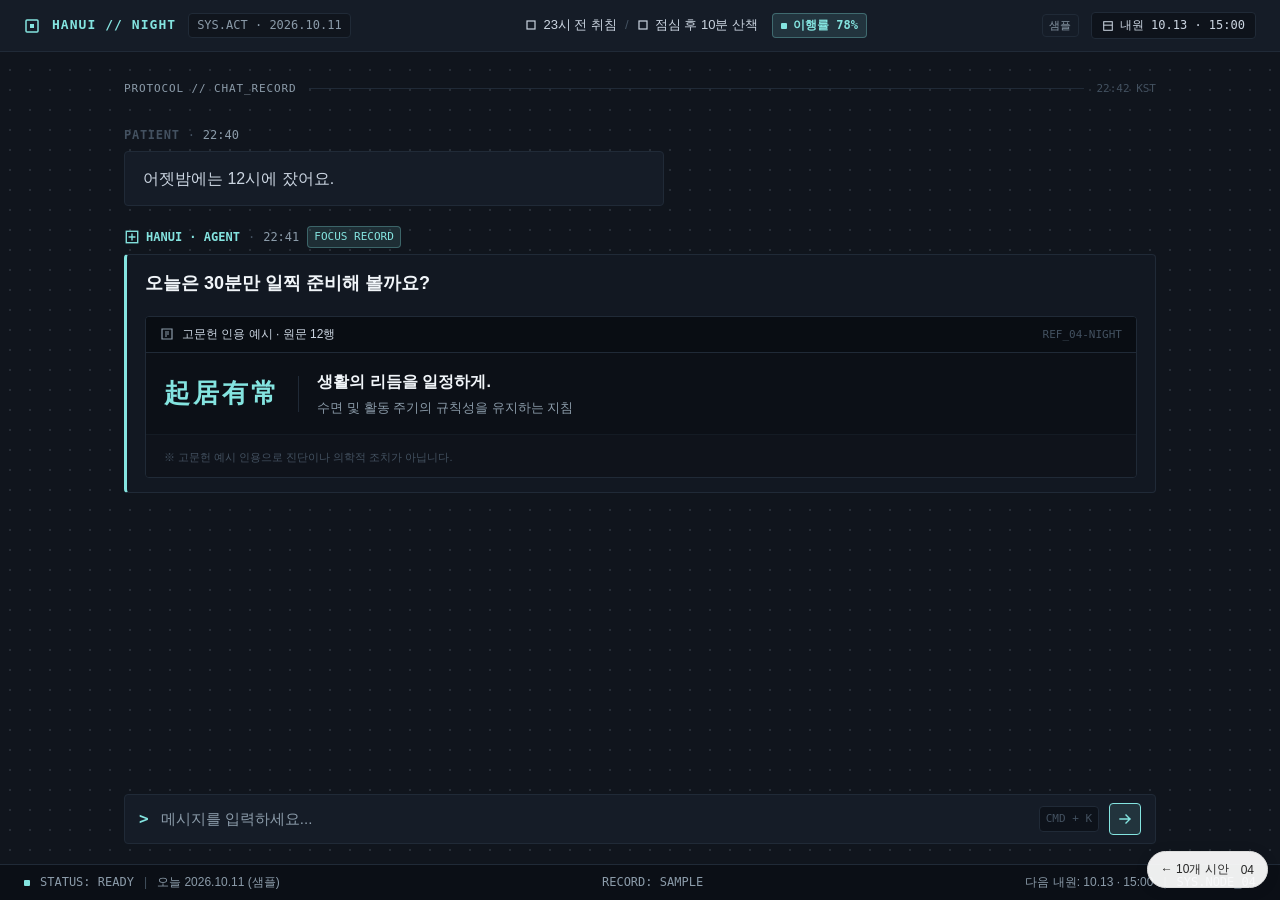
<file: designs/ten-directions/04-night.html>
<!doctype html><html lang="ko"><head><meta charset="utf-8"><meta name="viewport" content="width=device-width,initial-scale=1"><meta name="color-scheme" content="light dark"><meta http-equiv="Content-Security-Policy" content="default-src 'none'; style-src 'unsafe-inline'; img-src data:; font-src 'none'; script-src 'none'; base-uri 'none'; form-action 'none'"><title>Hanui · Night · 집중하는 에이전트</title><style>:root{--bg-obsidian:#10151d;--bg-elevated:#151c27;--bg-drawer:#0c1017;--accent-cyan:#84e4e0;--accent-cyan-dim:rgba(132,228,224,0.12);--accent-cyan-glow:rgba(132,228,224,0.22);--steel:#8b9ba9;--steel-dark:#435160;--steel-border:#202a37;--steel-light:#cbd5e1;--text-bright:#f1f5f9;--font-sans:'Malgun Gothic','Segoe UI',-apple-system,sans-serif;--font-mono:ui-monospace,'SFMono-Regular',Menlo,Consolas,monospace;--font-serif:Georgia,'Batang',serif}*,*::before,*::after{box-sizing:border-box;margin:0;padding:0}html,body{width:100%;height:100%;background-color:var(--bg-obsidian);color:var(--text-bright);font-family:var(--font-sans);font-size:16px;line-height:1.6;-webkit-font-smoothing:antialiased}body{overflow-x:hidden}a{text-decoration:none;color:inherit}.mono{font-family:var(--font-mono)}.app-container{min-height:100vh;display:flex;flex-direction:column;background-color:var(--bg-obsidian);background-image:radial-gradient(rgba(139,155,169,0.18) 1px,transparent 1px);background-size:20px 20px}.top-bar{height:52px;min-height:52px;background:var(--bg-elevated);border-bottom:1px solid var(--steel-border);display:flex;align-items:center;justify-content:space-between;padding:0 24px;font-size:13px;gap:16px;z-index:20}.nav-left{display:flex;align-items:center;gap:12px}.brand-mark{color:var(--accent-cyan);display:flex;align-items:center}.sq-icon{width:16px;height:16px;display:block}.mini-sq{width:12px;height:12px;display:inline-block;vertical-align:middle}.brand-name{font-family:var(--font-mono);font-size:13px;font-weight:700;letter-spacing:0.08em;color:var(--accent-cyan)}.sys-crumb{font-family:var(--font-mono);font-size:12px;color:var(--steel);background:#10151d;padding:2px 8px;border:1px solid var(--steel-border);border-radius:4px}.nav-center{display:flex;align-items:center;gap:14px}.instruction-group{display:flex;align-items:center;gap:8px;font-size:13px;color:var(--steel-light)}.inst-item{display:inline-flex;align-items:center;gap:6px}.inst-div{color:var(--steel-dark)}.rate-tag{display:inline-flex;align-items:center;gap:6px;padding:2px 8px;background:var(--accent-cyan-dim);border:1px solid rgba(132,228,224,0.3);border-radius:4px}.rate-dot{width:6px;height:6px;background:var(--accent-cyan);border-radius:1px}.rate-label{font-family:var(--font-mono);font-size:12px;font-weight:600;color:var(--accent-cyan)}.nav-right{display:flex;align-items:center;gap:12px}.badge-sample{font-size:11px;font-family:var(--font-mono);color:var(--steel);border:1px solid var(--steel-border);padding:2px 6px;border-radius:4px;letter-spacing:0.05em}.next-visit{display:inline-flex;align-items:center;gap:6px;font-size:12px;font-family:var(--font-mono);color:var(--steel-light);background:#0e131b;padding:3px 10px;border:1px solid var(--steel-border);border-radius:4px}.stage-canvas{flex:1;display:flex;flex-direction:column;justify-content:space-between;padding:28px 24px 20px 24px;max-width:1080px;width:100%;margin:0 auto}.stage-inner{display:flex;flex-direction:column;gap:20px;width:100%}.session-tag{display:flex;align-items:center;gap:12px;margin-bottom:8px}.mono-stamp{font-family:var(--font-mono);font-size:11px;color:var(--steel);letter-spacing:0.08em}.session-line{flex:1;height:1px;background:var(--steel-border)}.stamp-time{font-family:var(--font-mono);font-size:11px;color:var(--steel-dark)}.utterance{display:flex;flex-direction:column;gap:6px;width:100%}.utterance-meta{display:flex;align-items:center;gap:8px;font-size:12px;font-family:var(--font-mono)}.role-indicator{color:var(--steel-dark);font-weight:600;letter-spacing:0.06em}.meta-dot{color:var(--steel-dark)}.utterance-time{color:var(--steel)}.utterance-box{border-radius:4px;padding:14px 18px}.bubble-text{font-size:16px;line-height:1.6}.patient-turn .utterance-box{background:var(--bg-elevated);border:1px solid var(--steel-border);max-width:540px}.patient-turn .bubble-text{color:var(--steel-light)}.agent-badge{display:inline-flex;align-items:center;gap:6px;color:var(--accent-cyan);font-weight:600}.focus-mode{font-size:11px;color:var(--accent-cyan);background:var(--accent-cyan-dim);border:1px solid rgba(132,228,224,0.3);padding:1px 6px;border-radius:4px}.agent-box{background:#121822;border:1px solid var(--steel-border);border-left:3px solid var(--accent-cyan);display:flex;flex-direction:column;gap:18px}.agent-lead{font-size:18px;font-weight:600;color:var(--text-bright)}.evidence-drawer{background:var(--bg-drawer);border:1px solid var(--steel-border);border-radius:4px;overflow:hidden}.drawer-header{display:flex;align-items:center;justify-content:space-between;padding:8px 14px;background:#090d13;border-bottom:1px solid var(--steel-border);font-family:var(--font-mono);font-size:12px}.drawer-title{display:flex;align-items:center;gap:8px;color:var(--steel-light)}.sq-icon-dim{width:14px;height:14px;color:var(--steel)}.terminal-title{font-size:12px;color:var(--steel-light);font-family:var(--font-sans)}.drawer-id{color:var(--steel-dark);font-size:11px}.drawer-content{padding:16px 18px}.hanzi-row{display:flex;align-items:center;gap:18px}.classical-quote{font-family:var(--font-serif);font-size:26px;font-weight:700;letter-spacing:0.12em;color:var(--accent-cyan);line-height:1}.hanzi-divider{width:1px;height:36px;background:var(--steel-border)}.reading-col{display:flex;flex-direction:column;gap:3px}.classical-kr{font-size:16px;font-weight:600;color:var(--text-bright)}.classical-note{font-size:13px;color:var(--steel)}.drawer-footer{padding:8px 18px;background:rgba(16,21,29,0.7);border-top:1px solid #141b24}.drawer-disclaimer{font-size:11px;color:var(--steel-dark)}.composer-dock{margin-top:28px;width:100%}.composer-panel{display:flex;align-items:center;gap:12px;background:var(--bg-elevated);border:1px solid var(--steel-border);border-radius:4px;padding:8px 14px}.prompt-prefix{font-family:var(--font-mono);color:var(--accent-cyan);font-weight:700;font-size:16px}.command-input{flex:1;background:transparent;border:none;outline:none;color:var(--steel);font-family:var(--font-sans);font-size:15px;cursor:default}.composer-controls{display:flex;align-items:center;gap:10px}.kbd-hint{font-family:var(--font-mono);font-size:11px;color:var(--steel-dark);background:#0d121a;border:1px solid var(--steel-border);padding:3px 6px;border-radius:4px}.send-btn{background:var(--accent-cyan-dim);border:1px solid var(--accent-cyan);color:var(--accent-cyan);width:32px;height:32px;border-radius:4px;display:flex;align-items:center;justify-content:center;cursor:pointer}.status-strip{height:36px;min-height:36px;background:#0b0f16;border-top:1px solid var(--steel-border);display:flex;align-items:center;justify-content:space-between;padding:0 24px;font-size:12px;color:var(--steel);z-index:20}.status-left,.status-center,.status-right{display:flex;align-items:center;gap:10px}.pulse-sq{width:6px;height:6px;background:var(--accent-cyan);border-radius:1px}.status-pipe{color:var(--steel-dark)}.status-text{font-size:12px}@media (max-width:960px){.nav-center{display:none}.stage-canvas{padding:20px 16px 16px 16px}.hanzi-row{flex-direction:column;align-items:flex-start;gap:10px}.hanzi-divider{display:none}}@media (max-width:640px){.top-bar{padding:0 12px;height:auto;padding-top:10px;padding-bottom:10px;flex-wrap:wrap}.brand-name{font-size:12px}.sys-crumb{display:none}.next-visit{display:none}.status-strip{padding:0 12px;font-size:11px}.status-center{display:none}.kbd-hint{display:none}.agent-lead{font-size:16px}.classical-quote{font-size:22px}}@media (max-width:390px){.status-right{display:none}.nav-left{gap:8px}.agent-box{padding:12px}.drawer-content{padding:12px}}
.review-links{position:fixed!important;bottom:12px!important;right:12px!important;z-index:9999!important;display:flex!important;align-items:center!important;gap:12px!important;padding:9px 13px!important;border:1px solid #ddd!important;border-radius:30px!important;background:#ffffffed!important;color:#262626!important;font:12px "Malgun Gothic",sans-serif!important;box-shadow:0 2px 16px #00000010!important}.review-links a{color:#262626!important;text-decoration:none!important}</style></head><body><div class="app-container"><header class="top-bar"><div class="nav-left"><div class="brand-mark"><svg viewBox="0 0 16 16" class="sq-icon" aria-hidden="true"><rect x="2" y="2" width="12" height="12" fill="none" stroke="currentColor" stroke-width="1.5" rx="1"></rect><rect x="6" y="6" width="4" height="4" fill="currentColor"></rect></svg></div><span class="brand-name">HANUI // NIGHT</span><span class="sys-crumb">SYS.ACT · 2026.10.11</span></div><div class="nav-center"><div class="instruction-group"><span class="inst-item"><svg viewBox="0 0 12 12" class="mini-sq" aria-hidden="true"><rect x="2" y="2" width="8" height="8" fill="none" stroke="currentColor" stroke-width="1.2"></rect></svg>23시 전 취침</span><span class="inst-div">/</span><span class="inst-item"><svg viewBox="0 0 12 12" class="mini-sq" aria-hidden="true"><rect x="2" y="2" width="8" height="8" fill="none" stroke="currentColor" stroke-width="1.2"></rect></svg>점심 후 10분 산책</span></div><div class="rate-tag"><span class="rate-dot"></span><span class="rate-label">이행률 78%</span></div></div><div class="nav-right"><span class="badge-sample">샘플</span><div class="next-visit"><svg viewBox="0 0 14 14" class="mini-sq" aria-hidden="true"><rect x="2" y="2" width="10" height="10" fill="none" stroke="currentColor" stroke-width="1.2"></rect><path d="M2 6h10" stroke="currentColor" stroke-width="1.2"></path></svg><span>내원 10.13 · 15:00</span></div></div></header><main class="stage-canvas"><div class="stage-inner"><div class="session-tag"><span class="mono-stamp">PROTOCOL // CHAT_RECORD</span><span class="session-line"></span><span class="stamp-time">22:42 KST</span></div><article class="utterance patient-turn"><div class="utterance-meta"><span class="role-indicator">PATIENT</span><span class="meta-dot">·</span><time class="utterance-time">22:40</time></div><div class="utterance-box"><p class="bubble-text">어젯밤에는 12시에 잤어요.</p></div></article><article class="utterance agent-turn"><div class="utterance-meta"><span class="agent-badge"><svg viewBox="0 0 14 14" class="sq-icon" aria-hidden="true"><rect x="2" y="2" width="10" height="10" fill="none" stroke="currentColor" stroke-width="1.2"></rect><path d="M7 4v6M4 7h6" stroke="currentColor" stroke-width="1.2"></path></svg><span>HANUI · AGENT</span></span><span class="meta-dot">·</span><time class="utterance-time">22:41</time><span class="focus-mode">FOCUS RECORD</span></div><div class="utterance-box agent-box"><p class="bubble-text agent-lead">오늘은 30분만 일찍 준비해 볼까요?</p><section class="evidence-drawer"><div class="drawer-header"><div class="drawer-title"><svg viewBox="0 0 14 14" class="sq-icon-dim" aria-hidden="true"><path d="M2 2h10v10H2z" fill="none" stroke="currentColor" stroke-width="1.2"></path><path d="M5 5h4M5 7h4M5 9h2" stroke="currentColor" stroke-width="1.2"></path></svg><span class="terminal-title">고문헌 인용 예시 · 원문 12행</span></div><span class="drawer-id">REF_04-NIGHT</span></div><div class="drawer-content"><div class="hanzi-row"><span class="classical-quote">起居有常</span><span class="hanzi-divider"></span><div class="reading-col"><p class="classical-kr">생활의 리듬을 일정하게.</p><p class="classical-note">수면 및 활동 주기의 규칙성을 유지하는 지침</p></div></div></div><footer class="drawer-footer"><span class="drawer-disclaimer">※ 고문헌 예시 인용으로 진단이나 의학적 조치가 아닙니다.</span></footer></section></div></article></div><div class="composer-dock"><div class="composer-panel"><span class="prompt-prefix">&gt;</span><input type="text" class="command-input" value="메시지를 입력하세요..." readonly="readonly" aria-label="대화 입력창"><div class="composer-controls"><span class="kbd-hint">CMD + K</span><button type="button" class="send-btn" aria-label="전송"><svg viewBox="0 0 16 16" class="sq-icon" aria-hidden="true"><path d="M3 8h10M9 4l4 4-4 4" fill="none" stroke="currentColor" stroke-width="1.4" stroke-linecap="square"></path></svg></button></div></div></div></main><footer class="status-strip"><div class="status-left"><span class="pulse-sq"></span><span class="status-text mono">STATUS: READY</span><span class="status-pipe">|</span><span class="status-text">오늘 2026.10.11 (샘플)</span></div><div class="status-center"><span class="status-text mono">RECORD: SAMPLE</span></div><div class="status-right"><span class="status-text">다음 내원: 10.13 · 15:00</span><span class="status-pipe">|</span><span class="status-text mono">SYS.NODE_04</span></div></footer></div><aside class="review-links" aria-label="시안 비교"><a href="index.html">← 10개 시안</a><span>04</span></aside></body></html>
</file>
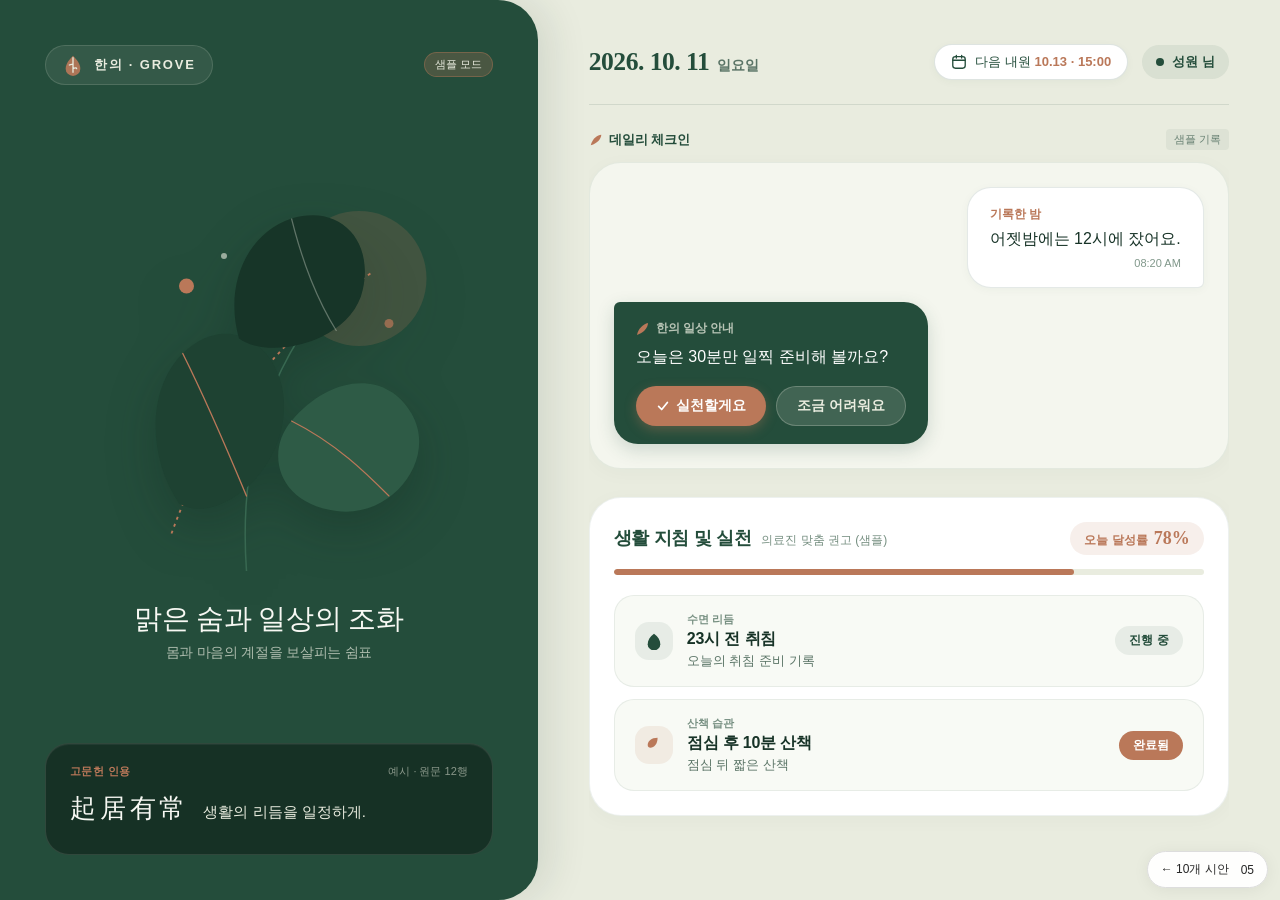
<file: designs/ten-directions/05-grove.html>
<!doctype html><html lang="ko"><head><meta charset="utf-8"><meta name="viewport" content="width=device-width,initial-scale=1"><meta name="color-scheme" content="light dark"><meta http-equiv="Content-Security-Policy" content="default-src 'none'; style-src 'unsafe-inline'; img-src data:; font-src 'none'; script-src 'none'; base-uri 'none'; form-action 'none'"><title>Hanui · Grove · 일상의 회복</title><style>* { box-sizing: border-box; margin: 0; padding: 0; } html, body { width: 100%; height: 100%; background: #e9ecdf; font-family: 'Malgun Gothic', 'Segoe UI', -apple-system, sans-serif; color: #173327; -webkit-font-smoothing: antialiased; } body { overflow-x: hidden; } .grove-layout { display: grid; grid-template-columns: 42% 58%; width: 100%; min-height: 100vh; background-color: #e9ecdf; } .grove-panel-art { background: #244d3b; color: #e9ecdf; padding: clamp(24px, 3.5vw, 48px); display: flex; flex-direction: column; justify-content: space-between; position: relative; border-top-right-radius: 40px; border-bottom-right-radius: 40px; overflow: hidden; box-shadow: 10px 0 40px rgba(23, 51, 39, 0.12); z-index: 2; } .art-header { display: flex; align-items: center; justify-content: space-between; width: 100%; } .brand-badge { display: inline-flex; align-items: center; gap: 10px; background: rgba(233, 236, 223, 0.08); padding: 8px 16px; border-radius: 999px; border: 1px solid rgba(233, 236, 223, 0.15); } .brand-icon { width: 22px; height: 22px; } .brand-title { font-size: 13px; font-weight: 700; letter-spacing: 0.14em; color: #e9ecdf; text-transform: uppercase; } .badge-sample { font-size: 11px; padding: 4px 10px; border-radius: 999px; background: rgba(186, 120, 89, 0.25); color: #e9ecdf; border: 1px solid rgba(186, 120, 89, 0.4); font-weight: 500; } .botanical-stage { margin: auto 0; display: flex; flex-direction: column; align-items: center; text-align: center; width: 100%; padding: 20px 0; } .botanical-art { width: 100%; max-width: 380px; height: auto; max-height: 420px; filter: drop-shadow(0 18px 24px rgba(12, 30, 22, 0.25)); } .art-motto { margin-top: 14px; } .lead-serif { font-family: Georgia, 'Batang', serif; font-size: clamp(20px, 2.2vw, 28px); font-weight: 400; color: #f7f8f3; letter-spacing: -0.01em; line-height: 1.35; margin-bottom: 6px; } .lead-sub { font-size: 14px; color: rgba(233, 236, 223, 0.7); font-weight: 400; letter-spacing: -0.02em; } .classical-citation-card { background: rgba(20, 43, 33, 0.82); border: 1px solid rgba(233, 236, 223, 0.12); border-radius: 24px; padding: 20px 24px; width: 100%; box-shadow: inset 0 1px 0 rgba(255, 255, 255, 0.05); } .citation-meta { display: flex; justify-content: space-between; align-items: center; font-size: 11px; margin-bottom: 12px; } .citation-label { color: #ba7859; font-weight: 600; letter-spacing: 0.04em; } .citation-source { color: rgba(233, 236, 223, 0.55); } .citation-body { display: flex; align-items: baseline; gap: 14px; margin-bottom: 8px; flex-wrap: wrap; } .hanja-text { font-family: Georgia, 'Batang', serif; font-size: 26px; color: #f7f8f3; letter-spacing: 0.15em; font-weight: 500; } .hangul-meaning { font-size: 15px; color: #e9ecdf; font-weight: 400; line-height: 1.4; } .citation-disclaimer { font-size: 11px; color: rgba(233, 236, 223, 0.45); } .grove-panel-main { display: flex; flex-direction: column; height: 100vh; overflow: hidden; background: #e9ecdf; padding: clamp(24px, 3.5vw, 44px) clamp(24px, 4vw, 56px); } .main-navbar { display: flex; align-items: center; justify-content: space-between; padding-bottom: 24px; border-bottom: 1px solid rgba(36, 77, 59, 0.12); flex-shrink: 0; } .date-block { display: flex; align-items: baseline; gap: 8px; } .today-date { font-family: Georgia, 'Batang', serif; font-size: clamp(22px, 2vw, 26px); font-weight: 700; color: #244d3b; letter-spacing: -0.02em; } .date-day { font-size: 14px; color: #5a7466; font-weight: 600; } .nav-status-group { display: flex; align-items: center; gap: 14px; } .pill-schedule { display: inline-flex; align-items: center; gap: 8px; background: #ffffff; padding: 8px 16px; border-radius: 999px; border: 1px solid rgba(36, 77, 59, 0.15); box-shadow: 0 2px 8px rgba(36, 77, 59, 0.04); } .pill-icon { width: 16px; height: 16px; } .pill-text { font-size: 13px; color: #244d3b; } .pill-text strong { font-weight: 700; color: #ba7859; } .user-avatar-tag { display: inline-flex; align-items: center; gap: 8px; background: rgba(36, 77, 59, 0.08); padding: 8px 14px; border-radius: 999px; } .avatar-dot { width: 8px; height: 8px; background: #244d3b; border-radius: 50%; } .user-name { font-size: 13px; font-weight: 600; color: #244d3b; } .scroll-content { flex: 1; overflow-y: auto; padding: 24px 0 8px 0; display: flex; flex-direction: column; gap: 28px; } .scroll-content::-webkit-scrollbar { width: 6px; } .scroll-content::-webkit-scrollbar-thumb { background: rgba(36, 77, 59, 0.15); border-radius: 4px; } .section-label-row { display: flex; align-items: center; justify-content: space-between; margin-bottom: 12px; } .badge-leaf { display: inline-flex; align-items: center; gap: 6px; font-size: 13px; font-weight: 700; color: #244d3b; letter-spacing: -0.01em; } .badge-leaf svg { width: 14px; height: 14px; } .badge-sample-sub { font-size: 11px; color: #698274; background: rgba(36, 77, 59, 0.06); padding: 3px 8px; border-radius: 4px; } .dialogue-envelope { display: flex; flex-direction: column; gap: 14px; background: #f4f6ee; padding: 24px; border-radius: 32px; border: 1px solid rgba(36, 77, 59, 0.08); box-shadow: 0 4px 20px rgba(36, 77, 59, 0.03); } .dialogue-bubble { max-width: 88%; border-radius: 24px; padding: 18px 22px; position: relative; } .user-bubble { align-self: flex-end; background: #ffffff; border: 1px solid rgba(36, 77, 59, 0.12); border-bottom-right-radius: 6px; box-shadow: 0 2px 10px rgba(36, 77, 59, 0.04); } .user-bubble .bubble-sender { display: block; font-size: 12px; font-weight: 600; color: #ba7859; margin-bottom: 4px; } .user-bubble .bubble-text { font-size: 16px; color: #173327; line-height: 1.5; font-weight: 500; } .user-bubble .bubble-time { display: block; font-size: 11px; color: #81988b; margin-top: 6px; text-align: right; } .agent-bubble { align-self: flex-start; background: #244d3b; color: #e9ecdf; border-top-left-radius: 6px; box-shadow: 0 6px 18px rgba(36, 77, 59, 0.18); } .agent-header { display: flex; align-items: center; gap: 6px; margin-bottom: 8px; } .agent-leaf-symbol { color: #ba7859; width: 14px; height: 14px; } .agent-name { font-size: 12px; font-weight: 700; color: rgba(233, 236, 223, 0.75); } .agent-call { font-size: 16px; color: #ffffff; line-height: 1.55; font-weight: 500; margin-bottom: 16px; } .dialogue-actions { display: flex; gap: 10px; flex-wrap: wrap; } .action-btn { display: inline-flex; align-items: center; justify-content: center; gap: 6px; padding: 10px 20px; border-radius: 999px; font-size: 14px; font-weight: 600; cursor: default; border: none; font-family: inherit; } .primary-btn { background: #ba7859; color: #ffffff; box-shadow: 0 4px 12px rgba(186, 120, 89, 0.35); } .btn-svg { width: 14px; height: 14px; } .secondary-btn { background: rgba(233, 236, 223, 0.15); color: #e9ecdf; border: 1px solid rgba(233, 236, 223, 0.25); } .habits-section { background: #ffffff; border-radius: 32px; padding: 24px; border: 1px solid rgba(36, 77, 59, 0.08); box-shadow: 0 4px 20px rgba(36, 77, 59, 0.03); } .habits-head { display: flex; align-items: center; justify-content: space-between; margin-bottom: 14px; } .title-wrap { display: flex; align-items: baseline; gap: 10px; } .habits-title { font-size: 18px; font-weight: 700; color: #244d3b; letter-spacing: -0.02em; } .demo-caption { font-size: 12px; color: #768f81; } .rate-pill { display: inline-flex; align-items: baseline; gap: 6px; background: rgba(186, 120, 89, 0.12); padding: 6px 14px; border-radius: 999px; } .rate-label { font-size: 12px; color: #ba7859; font-weight: 600; } .rate-score { font-family: Georgia, 'Batang', serif; font-size: 18px; font-weight: 700; color: #ba7859; } .progress-track-wrapper { width: 100%; margin-bottom: 20px; } .progress-track { width: 100%; height: 6px; background: #e9ecdf; border-radius: 999px; overflow: hidden; } .progress-fill { height: 100%; background: #ba7859; border-radius: 999px; } .habit-cards-list { list-style: none; display: flex; flex-direction: column; gap: 12px; } .habit-card { display: flex; align-items: center; justify-content: space-between; padding: 16px 20px; border-radius: 20px; background: #f8faf5; border: 1px solid rgba(36, 77, 59, 0.08); gap: 14px; } .habit-geometry-leaf { width: 38px; height: 38px; border-radius: 14px; background: rgba(36, 77, 59, 0.08); color: #244d3b; display: flex; align-items: center; justify-content: center; flex-shrink: 0; } .habit-geometry-leaf svg { width: 18px; height: 18px; } .completed-state .habit-geometry-leaf { background: rgba(186, 120, 89, 0.12); color: #ba7859; } .habit-info { flex: 1; } .habit-time-tag { font-size: 11px; font-weight: 600; color: #768f81; margin-bottom: 2px; } .habit-name { font-size: 16px; font-weight: 700; color: #173327; margin-bottom: 2px; letter-spacing: -0.01em; } .habit-desc { font-size: 13px; color: #5a7466; line-height: 1.4; } .habit-status-pill { font-size: 12px; font-weight: 600; padding: 6px 14px; border-radius: 999px; background: rgba(36, 77, 59, 0.08); color: #244d3b; display: inline-block; } .habit-status-pill.completed { background: #ba7859; color: #ffffff; } .main-footer { padding-top: 10px; flex-shrink: 0; } .footer-caution { display: flex; align-items: center; gap: 8px; font-size: 12px; color: #768f81; } .caution-dot { width: 5px; height: 5px; background: #ba7859; border-radius: 50%; flex-shrink: 0; } @media (max-width: 960px) { .grove-layout { grid-template-columns: 1fr; } .grove-panel-art { border-radius: 0; min-height: 480px; } .grove-panel-main { height: auto; min-height: 100vh; overflow-y: visible; padding: 24px; } .scroll-content { overflow-y: visible; } } @media (max-width: 480px) { .main-navbar { flex-direction: column; align-items: flex-start; gap: 14px; } .nav-status-group { width: 100%; justify-content: space-between; } .dialogue-bubble { max-width: 100%; } .habit-card { flex-direction: column; align-items: flex-start; } .habit-action-box { align-self: flex-end; } }
.review-links{position:fixed!important;bottom:12px!important;right:12px!important;z-index:9999!important;display:flex!important;align-items:center!important;gap:12px!important;padding:9px 13px!important;border:1px solid #ddd!important;border-radius:30px!important;background:#ffffffed!important;color:#262626!important;font:12px "Malgun Gothic",sans-serif!important;box-shadow:0 2px 16px #00000010!important}.review-links a{color:#262626!important;text-decoration:none!important}</style></head><body><div class="grove-layout"><aside class="grove-panel-art"><header class="art-header"><div class="brand-badge"><svg class="brand-icon" viewBox="0 0 24 24" aria-hidden="true"><path d="M12 2C8 6 4 11 4 16a8 8 0 0 0 16 0c0-5-4-10-8-14z" fill="#ba7859" opacity="0.9"/><path d="M12 4v16M8 12c2-1 4-1 4 0m0 4c2-1 4-1 4 0" stroke="#e9ecdf" stroke-width="1.4" stroke-linecap="round" fill="none"/></svg><span class="brand-title">한의 · GROVE</span></div><span class="badge-sample">샘플 모드</span></header><div class="botanical-stage"><svg class="botanical-art" viewBox="0 0 500 560" fill="none" role="img" aria-label="식물 잎새 추상 그래픽"><circle cx="370" cy="150" r="90" fill="#ba7859" fill-opacity="0.2"/><path d="M120 490C160 380 230 250 390 140" stroke="#ba7859" stroke-width="2.5" stroke-dasharray="4 6"/><path d="M220 540C210 400 240 280 340 160" stroke="#386851" stroke-width="2"/><path d="M130 450C90 390 85 300 135 250C195 190 270 240 270 320C270 410 180 480 130 450Z" fill="#1e4232"/><path d="M135 250C165 310 195 380 220 440" stroke="#ba7859" stroke-width="1.8" stroke-linecap="round"/><path d="M280 340C330 280 405 270 440 330C475 390 415 470 340 460C260 450 245 380 280 340Z" fill="#2e5b46"/><path d="M280 340C340 370 380 410 410 440" stroke="#ba7859" stroke-width="1.5" stroke-linecap="round"/><path d="M210 230C190 160 220 90 280 70C345 50 390 100 375 165C360 235 250 260 210 230Z" fill="#173528"/><path d="M280 70C295 130 315 180 340 220" stroke="#e9ecdf" stroke-opacity="0.35" stroke-width="1.6"/><circle cx="140" cy="160" r="10" fill="#ba7859"/><circle cx="410" cy="210" r="6" fill="#ba7859" fill-opacity="0.7"/><circle cx="190" cy="120" r="4" fill="#e9ecdf" fill-opacity="0.6"/></svg><div class="art-motto"><p class="lead-serif">맑은 숨과 일상의 조화</p><p class="lead-sub">몸과 마음의 계절을 보살피는 쉼표</p></div></div><div class="classical-citation-card"><div class="citation-meta"><span class="citation-label">고문헌 인용</span><span class="citation-source">예시 · 원문 12행</span></div><div class="citation-body"><div class="hanja-text">起居有常</div><p class="hangul-meaning">생활의 리듬을 일정하게.</p></div></div></aside><main class="grove-panel-main"><header class="main-navbar"><div class="date-block"><time datetime="2026-10-11" class="today-date">2026. 10. 11</time><span class="date-day">일요일</span></div><div class="nav-status-group"><div class="pill-schedule"><svg class="pill-icon" viewBox="0 0 18 18" fill="none" aria-hidden="true"><rect x="2" y="3" width="14" height="13" rx="3" stroke="#244d3b" stroke-width="1.5"/><path d="M2 7h14M6 1.5v3M12 1.5v3" stroke="#244d3b" stroke-width="1.5" stroke-linecap="round"/></svg><span class="pill-text">다음 내원 <strong>10.13 · 15:00</strong></span></div><div class="user-avatar-tag" aria-label="내 프로필"><span class="avatar-dot"></span><span class="user-name">성원 님</span></div></div></header><div class="scroll-content"><section class="checkin-section" aria-labelledby="section-checkin-title"><div class="section-label-row"><span class="badge-leaf"><svg viewBox="0 0 16 16" fill="none" aria-hidden="true"><path d="M2 14C4 6 10 2 14 2C14 6 10 12 2 14Z" fill="#ba7859"/></svg>데일리 체크인</span><span class="badge-sample-sub">샘플 기록</span></div><div class="dialogue-envelope"><div class="dialogue-bubble user-bubble"><span class="bubble-sender">기록한 밤</span><p class="bubble-text">어젯밤에는 12시에 잤어요.</p><span class="bubble-time">08:20 AM</span></div><div class="dialogue-bubble agent-bubble"><div class="agent-header"><div class="agent-leaf-symbol"><svg viewBox="0 0 14 14" fill="currentColor" aria-hidden="true"><path d="M1 13c1-6 6-11 11-12 0 5-5 10-11 12z"/></svg></div><span class="bubble-sender agent-name">한의 일상 안내</span></div><p class="bubble-text agent-call">오늘은 30분만 일찍 준비해 볼까요?</p><div class="dialogue-actions"><button type="button" class="action-btn primary-btn"><svg viewBox="0 0 16 16" fill="none" class="btn-svg" aria-hidden="true"><path d="M3 8.5l3.5 3.5L13 4" stroke="currentColor" stroke-width="2" stroke-linecap="round" stroke-linejoin="round"/></svg>실천할게요</button><button type="button" class="action-btn secondary-btn">조금 어려워요</button></div></div></div></section><section class="habits-section" aria-labelledby="section-habits-title"><div class="habits-head"><div class="title-wrap"><h2 id="section-habits-title" class="habits-title">생활 지침 및 실천</h2><span class="demo-caption">의료진 맞춤 권고 (샘플)</span></div><div class="rate-pill"><span class="rate-label">오늘 달성률</span><span class="rate-score">78%</span></div></div><div class="progress-track-wrapper" aria-hidden="true"><div class="progress-track"><div class="progress-fill" style="width: 78%;"></div></div></div><ul class="habit-cards-list"><li class="habit-card active-state"><div class="habit-geometry-leaf"><svg viewBox="0 0 20 20" fill="currentColor" aria-hidden="true"><path d="M10 2C5.5 5 3 9 3 13.5A7 7 0 0 0 17 13.5C17 9 14.5 5 10 2z"/></svg></div><div class="habit-info"><div class="habit-time-tag">수면 리듬</div><h3 class="habit-name">23시 전 취침</h3><p class="habit-desc">오늘의 취침 준비 기록</p></div><div class="habit-action-box"><span class="habit-status-pill">진행 중</span></div></li><li class="habit-card completed-state"><div class="habit-geometry-leaf"><svg viewBox="0 0 20 20" fill="currentColor" aria-hidden="true"><path d="M3 10c0-4 4-8 11-8 0 7-4 11-8 11-1.8 0-3-.7-3-3z"/></svg></div><div class="habit-info"><div class="habit-time-tag">산책 습관</div><h3 class="habit-name">점심 후 10분 산책</h3><p class="habit-desc">점심 뒤 짧은 산책</p></div><div class="habit-action-box"><span class="habit-status-pill completed">완료됨</span></div></li></ul></section><footer class="main-footer"><div class="footer-caution"><span class="caution-dot"></span><p>샘플 기록</p></div></footer></div></main></div><aside class="review-links" aria-label="시안 비교"><a href="index.html">← 10개 시안</a><span>05</span></aside></body></html>
</file>
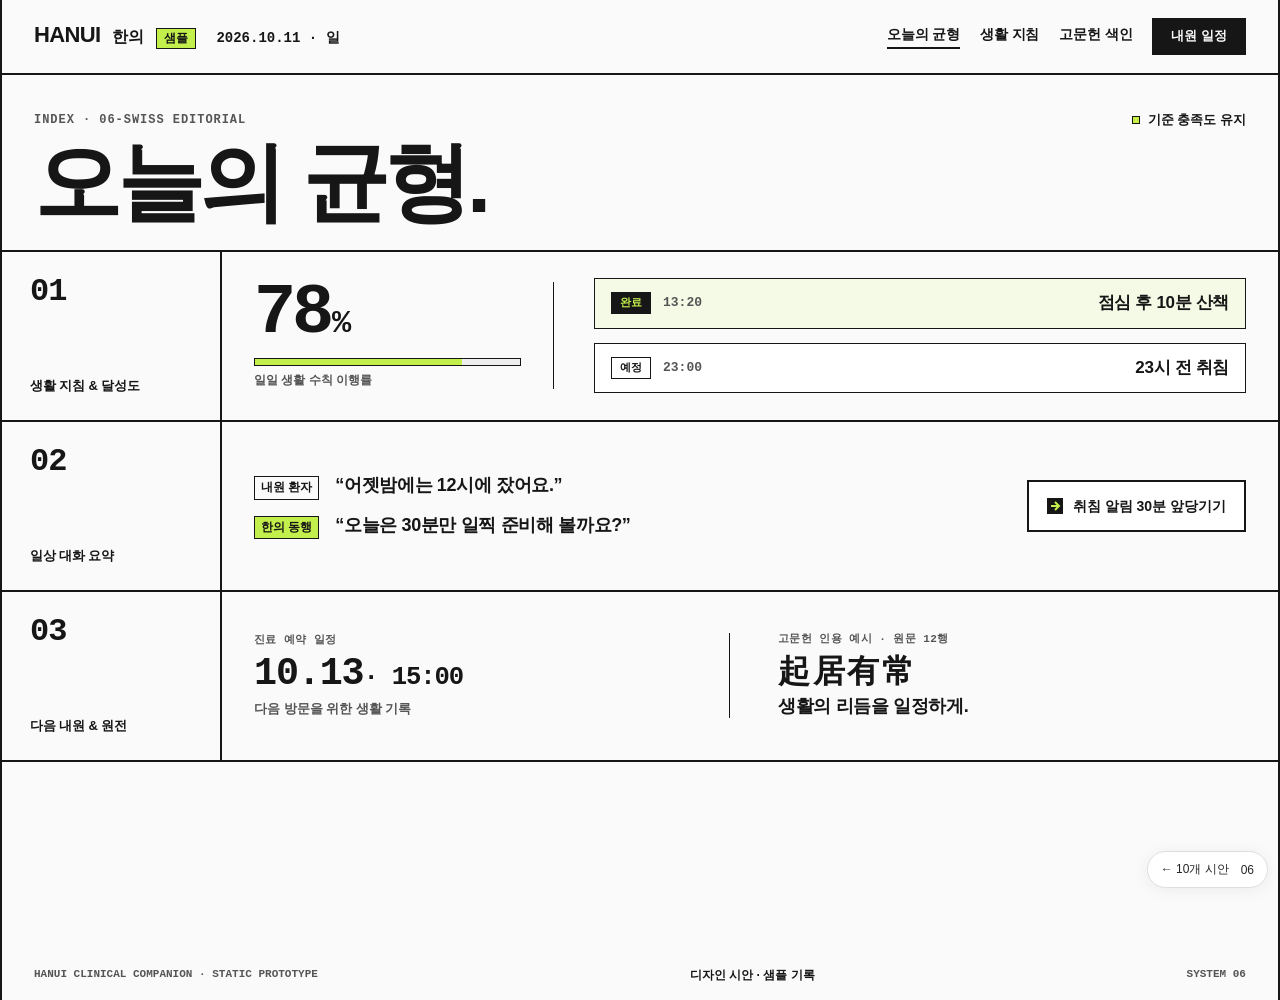
<file: designs/ten-directions/06-swiss.html>
<!doctype html><html lang="ko"><head><meta charset="utf-8"><meta name="viewport" content="width=device-width,initial-scale=1"><meta name="color-scheme" content="light dark"><meta http-equiv="Content-Security-Policy" content="default-src 'none'; style-src 'unsafe-inline'; img-src data:; font-src 'none'; script-src 'none'; base-uri 'none'; form-action 'none'"><title>Hanui · Swiss · 선명한 건강</title><style>*,*::before,*::after{box-sizing:border-box;margin:0;padding:0}html,body{background-color:#fafafa;color:#161616;font-family:-apple-system,BlinkMacSystemFont,"Malgun Gothic","Segoe UI",sans-serif;font-size:16px;line-height:1.45;-webkit-font-smoothing:antialiased}button,input{font:inherit;color:inherit;background:none;border:none}a{color:inherit;text-decoration:none}.swiss-app{width:100%;max-width:1440px;margin:0 auto;min-height:1000px;display:flex;flex-direction:column;border-left:2px solid #161616;border-right:2px solid #161616;background-color:#fafafa}.swiss-masthead{display:flex;justify-content:space-between;align-items:center;padding:18px 32px;border-bottom:2px solid #161616;background-color:#fafafa}.masthead-meta{display:flex;align-items:baseline;gap:12px}.brand-title{font-size:22px;font-weight:900;letter-spacing:-0.03em;line-height:1}.brand-sub{font-size:16px;font-weight:700}.tag-sample{display:inline-block;padding:2px 7px;font-size:12px;font-weight:700;background-color:#c3ef4c;color:#161616;border:1px solid #161616;text-transform:uppercase;line-height:1.2}.date-stamp{font-family:ui-monospace,SFMono-Regular,Consolas,monospace;font-size:14px;color:#161616;font-weight:600;margin-left:8px}.masthead-nav{display:flex;align-items:center;gap:20px}.nav-link{font-size:14px;font-weight:700;letter-spacing:-0.01em;padding-bottom:2px;border-bottom:2px solid transparent}.nav-link.is-active{border-bottom-color:#161616}.btn-pill-action{background-color:#161616;color:#fafafa;padding:8px 18px;font-size:13px;font-weight:700;border:1px solid #161616;cursor:pointer}.swiss-hero{padding:36px 32px 28px;border-bottom:2px solid #161616}.hero-rule-top{display:flex;justify-content:space-between;align-items:center;margin-bottom:12px}.kicker-mono{font-family:ui-monospace,SFMono-Regular,Consolas,monospace;font-size:12px;font-weight:700;letter-spacing:0.08em;color:#555}.status-ticker{display:flex;align-items:center;gap:8px;font-size:13px;font-weight:700}.ticker-dot{width:8px;height:8px;background-color:#c3ef4c;border:1px solid #161616;display:inline-block}.hero-headline{font-size:clamp(52px,6.8vw,96px);font-weight:900;line-height:0.92;letter-spacing:-0.05em;color:#161616;margin-top:4px}.swiss-stack{display:flex;flex-direction:column;flex:1}.band-row{display:grid;grid-template-columns:220px 1fr;border-bottom:2px solid #161616;min-height:170px}.band-idx{padding:24px 28px;border-right:2px solid #161616;display:flex;flex-direction:column;justify-content:space-between;background-color:#fafafa}.idx-num{font-family:ui-monospace,SFMono-Regular,Consolas,monospace;font-size:32px;font-weight:900;line-height:1;letter-spacing:-0.03em}.idx-label{font-size:13px;font-weight:800;letter-spacing:-0.01em;color:#161616}.band-content{padding:24px 32px;display:flex;align-items:stretch}.metric-split{display:grid;grid-template-columns:300px 1fr;gap:40px;align-items:center;width:100%}.metric-block{display:flex;flex-direction:column;justify-content:center;border-right:1px solid #161616;padding-right:32px}.metric-giant{font-family:ui-monospace,SFMono-Regular,Consolas,monospace;font-size:clamp(58px,5.5vw,80px);font-weight:900;line-height:0.9;letter-spacing:-0.06em;color:#161616}.metric-giant .pct{font-size:clamp(28px,2.5vw,36px);font-weight:800;margin-left:2px}.metric-meter{margin-top:12px}.meter-track{width:100%;height:8px;border:1px solid #161616;background-color:#eee;overflow:hidden}.meter-fill{width:78%;height:100%;background-color:#c3ef4c}.meter-caption{font-size:12px;font-weight:700;color:#555;display:block;margin-top:6px}.directives-block{display:flex;flex-direction:column;justify-content:center;gap:14px;width:100%}.directive-item{display:flex;align-items:center;justify-content:space-between;padding:12px 16px;border:1px solid #161616;background-color:#fff}.directive-item.is-complete{background-color:#f4fae5}.directive-meta{display:flex;align-items:center;gap:12px}.tag-state{font-size:11px;font-weight:800;padding:2px 8px;border:1px solid #161616;text-transform:uppercase}.tag-state.done{background-color:#161616;color:#c3ef4c}.tag-state.pending{background-color:#fff;color:#161616}.directive-time{font-family:ui-monospace,SFMono-Regular,Consolas,monospace;font-size:13px;font-weight:600;color:#555}.directive-text{font-size:17px;font-weight:800;letter-spacing:-0.02em}.dialogue-split{display:grid;grid-template-columns:1fr 280px;gap:36px;align-items:center;width:100%}.dialogue-flow{display:flex;flex-direction:column;gap:12px}.dialogue-cell{display:flex;align-items:baseline;gap:16px}.speaker-tag{font-size:12px;font-weight:800;padding:2px 6px;border:1px solid #161616;min-width:58px;text-align:center}.speaker-tag.highlight{background-color:#c3ef4c}.dialogue-text{font-size:18px;font-weight:700;letter-spacing:-0.02em}.dialogue-cell.agent .dialogue-text{font-weight:800}.dialogue-action-cell{display:flex;justify-content:flex-end;align-items:center}.btn-swiss-outline{display:inline-flex;align-items:center;gap:10px;padding:14px 18px;border:2px solid #161616;background-color:#fff;font-size:14px;font-weight:800;cursor:pointer}.btn-icon{width:16px;height:16px;flex-shrink:0}.schedule-split{display:grid;grid-template-columns:1fr 1fr;gap:40px;width:100%;align-items:center}.next-visit-cell{border-right:1px solid #161616;padding-right:32px}.micro-label{font-family:ui-monospace,SFMono-Regular,Consolas,monospace;font-size:11px;font-weight:800;letter-spacing:0.04em;color:#555;display:block;margin-bottom:6px}.visit-timestamp{font-family:ui-monospace,SFMono-Regular,Consolas,monospace;font-size:clamp(32px,3vw,44px);font-weight:900;letter-spacing:-0.03em;line-height:1}.visit-hour{font-size:clamp(22px,2vw,30px);font-weight:700}.visit-desc{font-size:13px;font-weight:700;color:#555;margin-top:6px}.citation-cell{padding-left:8px}.citation-pair{display:flex;flex-direction:column;gap:4px;margin-top:4px}.classical-orig{font-family:Georgia,"Batang",serif;font-size:32px;font-weight:700;letter-spacing:0.08em;color:#161616;line-height:1.1}.classical-interp{font-size:18px;font-weight:800;letter-spacing:-0.02em;color:#161616}.swiss-colophon{display:flex;justify-content:space-between;align-items:center;padding:16px 32px;border-top:auto;font-family:ui-monospace,SFMono-Regular,Consolas,monospace;font-size:11px;font-weight:700;color:#555;background-color:#fafafa}.colophon-item.note{font-family:-apple-system,BlinkMacSystemFont,"Malgun Gothic","Segoe UI",sans-serif;font-size:12px;color:#161616;font-weight:600}.align-right{text-align:right}@media (max-width:1024px){.band-row{grid-template-columns:180px 1fr}.metric-split{grid-template-columns:240px 1fr;gap:24px}.dialogue-split{grid-template-columns:1fr 240px;gap:20px}}@media (max-width:768px){.swiss-app{border-left:none;border-right:none}.swiss-masthead{flex-direction:column;align-items:flex-start;gap:12px;padding:16px}.masthead-nav{width:100%;justify-content:space-between}.band-row{grid-template-columns:1fr}.band-idx{border-right:none;border-bottom:1px solid #161616;padding:14px 20px;flex-direction:row;align-items:center}.band-content{padding:20px}.metric-split,.dialogue-split,.schedule-split{grid-template-columns:1fr;gap:20px}.metric-block,.next-visit-cell{border-right:none;border-bottom:1px solid #161616;padding-right:0;padding-bottom:16px}.citation-cell{padding-left:0}.swiss-colophon{flex-direction:column;align-items:flex-start;gap:8px;padding:16px}}
.review-links{position:fixed!important;bottom:12px!important;right:12px!important;z-index:9999!important;display:flex!important;align-items:center!important;gap:12px!important;padding:9px 13px!important;border:1px solid #ddd!important;border-radius:30px!important;background:#ffffffed!important;color:#262626!important;font:12px "Malgun Gothic",sans-serif!important;box-shadow:0 2px 16px #00000010!important}.review-links a{color:#262626!important;text-decoration:none!important}</style></head><body><div class="swiss-app"><header class="swiss-masthead"><div class="masthead-meta"><span class="brand-title">HANUI</span><span class="brand-sub">한의</span><span class="tag-sample">샘플</span><span class="date-stamp">2026.10.11 · 일</span></div><nav class="masthead-nav" aria-label="시스템 탐색"><a href="#" class="nav-link is-active">오늘의 균형</a><a href="#" class="nav-link">생활 지침</a><a href="#" class="nav-link">고문헌 색인</a><button type="button" class="btn-pill-action">내원 일정</button></nav></header><section class="swiss-hero"><div class="hero-rule-top"><span class="kicker-mono">INDEX · 06-SWISS EDITORIAL</span><span class="status-ticker"><span class="ticker-dot"></span>기준 충족도 유지</span></div><h1 class="hero-headline">오늘의 균형.</h1></section><main class="swiss-stack"><section class="band-row band-01"><div class="band-idx"><span class="idx-num">01</span><span class="idx-label">생활 지침 &amp; 달성도</span></div><div class="band-content metric-split"><div class="metric-block"><div class="metric-giant">78<span class="pct">%</span></div><div class="metric-meter"><div class="meter-track"><div class="meter-fill"></div></div><span class="meter-caption">일일 생활 수칙 이행률</span></div></div><div class="directives-block"><div class="directive-item is-complete"><div class="directive-meta"><span class="tag-state done">완료</span><span class="directive-time">13:20</span></div><div class="directive-text">점심 후 10분 산책</div></div><div class="directive-item"><div class="directive-meta"><span class="tag-state pending">예정</span><span class="directive-time">23:00</span></div><div class="directive-text">23시 전 취침</div></div></div></div></section><section class="band-row band-02"><div class="band-idx"><span class="idx-num">02</span><span class="idx-label">일상 대화 요약</span></div><div class="band-content dialogue-split"><div class="dialogue-flow"><div class="dialogue-cell user"><span class="speaker-tag">내원 환자</span><p class="dialogue-text">“어젯밤에는 12시에 잤어요.”</p></div><div class="dialogue-cell agent"><span class="speaker-tag highlight">한의 동행</span><p class="dialogue-text">“오늘은 30분만 일찍 준비해 볼까요?”</p></div></div><div class="dialogue-action-cell"><button type="button" class="btn-swiss-outline"><svg class="btn-icon" viewBox="0 0 16 16"><rect width="16" height="16" fill="#161616"/><path d="M4 8h8M8 4l4 4-4 4" stroke="#c3ef4c" stroke-width="2" fill="none"/></svg>취침 알림 30분 앞당기기</button></div></div></section><section class="band-row band-03"><div class="band-idx"><span class="idx-num">03</span><span class="idx-label">다음 내원 &amp; 원전</span></div><div class="band-content schedule-split"><div class="next-visit-cell"><span class="micro-label">진료 예약 일정</span><div class="visit-timestamp">10.13<span class="visit-hour">· 15:00</span></div><p class="visit-desc">다음 방문을 위한 생활 기록</p></div><div class="citation-cell"><span class="micro-label">고문헌 인용 예시 · 원문 12행</span><div class="citation-pair"><span class="classical-orig">起居有常</span><span class="classical-interp">생활의 리듬을 일정하게.</span></div></div></div></section></main><footer class="swiss-colophon"><span class="colophon-item">HANUI CLINICAL COMPANION · STATIC PROTOTYPE</span><span class="colophon-item note">디자인 시안 · 샘플 기록</span><span class="colophon-item align-right">SYSTEM 06</span></footer></div><aside class="review-links" aria-label="시안 비교"><a href="index.html">← 10개 시안</a><span>06</span></aside></body></html>
</file>
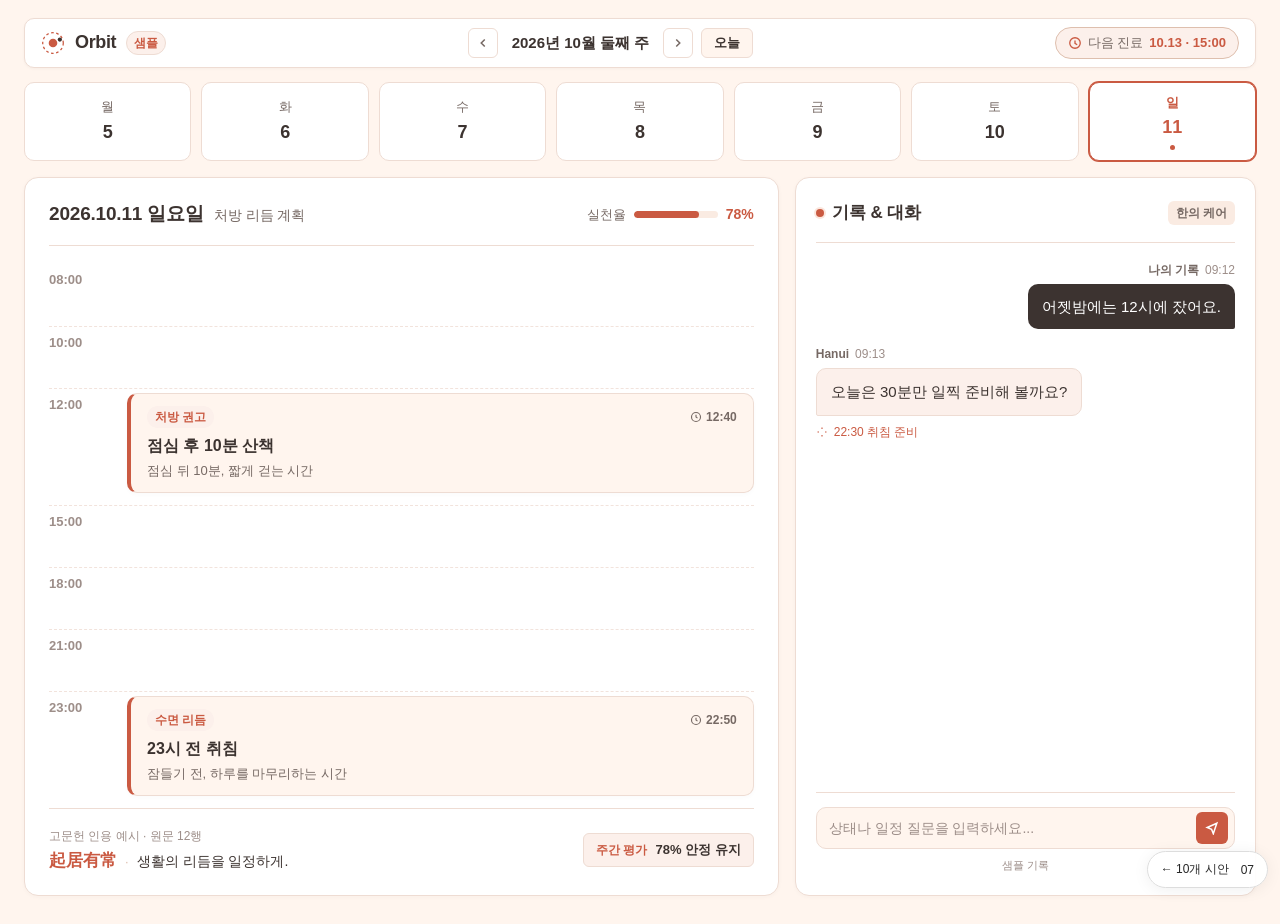
<file: designs/ten-directions/07-orbit.html>
<!doctype html><html lang="ko"><head><meta charset="utf-8"><meta name="viewport" content="width=device-width,initial-scale=1"><meta name="color-scheme" content="light dark"><meta http-equiv="Content-Security-Policy" content="default-src 'none'; style-src 'unsafe-inline'; img-src data:; font-src 'none'; script-src 'none'; base-uri 'none'; form-action 'none'"><title>Hanui · Orbit · 하루를 설계하다</title><style>* { box-sizing: border-box; margin: 0; padding: 0; } :root { --bg-page: #fff5ee; --bg-card: #ffffff; --bg-muted: #faebe2; --text-primary: #3c3330; --text-secondary: #766964; --text-subtle: #9d8e89; --primary: #ca5a42; --primary-soft: #fcf0eb; --primary-subtle: #fbe6dd; --border-color: #eedcd3; --border-strong: #debfae; --radius-sm: 6px; --radius-md: 10px; --radius-lg: 14px; --radius-full: 9999px; font-family: 'Segoe UI', 'Malgun Gothic', -apple-system, sans-serif; font-size: 16px; color: var(--text-primary); line-height: 1.5; background-color: var(--bg-page); } body { background-color: var(--bg-page); color: var(--text-primary); overflow-x: hidden; -webkit-font-smoothing: antialiased; } .orbit-container { max-width: 1440px; min-height: 100vh; margin: 0 auto; display: flex; flex-direction: column; padding: 18px 24px 28px; } .orbit-header { display: flex; align-items: center; justify-content: space-between; gap: 16px; padding: 8px 16px; background-color: var(--bg-card); border: 1px solid var(--border-color); border-radius: var(--radius-md); box-shadow: 0 1px 3px rgba(60, 51, 48, 0.04); } .brand-area { display: flex; align-items: center; gap: 10px; } .orbit-mark { width: 24px; height: 24px; display: block; } .brand-title { font-size: 1.125rem; font-weight: 700; letter-spacing: -0.02em; color: var(--text-primary); } .badge-sample { font-size: 0.75rem; font-weight: 600; color: var(--primary); background: var(--primary-soft); border: 1px solid var(--border-color); padding: 2px 7px; border-radius: var(--radius-full); } .nav-calendar-ctrl { display: flex; align-items: center; gap: 8px; } .ctrl-btn { width: 30px; height: 30px; display: inline-flex; align-items: center; justify-content: center; background: transparent; border: 1px solid var(--border-color); border-radius: var(--radius-sm); color: var(--text-secondary); cursor: default; } .ctrl-btn svg { width: 14px; height: 14px; } .current-range { font-size: 0.9375rem; font-weight: 600; padding: 0 6px; } .btn-today { height: 30px; padding: 0 12px; font-size: 0.8125rem; font-weight: 600; background: var(--bg-page); color: var(--text-primary); border: 1px solid var(--border-color); border-radius: var(--radius-sm); cursor: default; } .header-meta { display: flex; align-items: center; } .visit-chip { display: flex; align-items: center; gap: 6px; padding: 5px 12px; background: var(--primary-soft); border: 1px solid var(--border-strong); border-radius: var(--radius-full); font-size: 0.8125rem; } .chip-icon { width: 14px; height: 14px; color: var(--primary); } .chip-label { font-weight: 500; color: var(--text-secondary); } .chip-time { font-weight: 700; color: var(--primary); } .week-ribbon { display: grid; grid-template-columns: repeat(7, 1fr); gap: 10px; margin-top: 14px; } .day-col { display: flex; flex-direction: column; align-items: center; justify-content: center; gap: 2px; padding: 10px 4px; background: var(--bg-card); border: 1px solid var(--border-color); border-radius: var(--radius-md); position: relative; } .day-col.is-active { background: #ffffff; border-color: var(--primary); box-shadow: 0 0 0 1px var(--primary); } .day-name { font-size: 0.8125rem; font-weight: 500; color: var(--text-secondary); } .day-num { font-size: 1.125rem; font-weight: 700; color: var(--text-primary); } .is-active .day-name { color: var(--primary); font-weight: 600; } .is-active .day-num { color: var(--primary); } .dot-today { width: 5px; height: 5px; background: var(--primary); border-radius: var(--radius-full); margin-top: 2px; } .planner-body { display: grid; grid-template-columns: minmax(0, 1.8fr) minmax(360px, 1.1fr); gap: 16px; margin-top: 16px; flex: 1; align-items: stretch; } .agenda-pane { background: var(--bg-card); border: 1px solid var(--border-color); border-radius: var(--radius-lg); display: flex; flex-direction: column; padding: 22px 24px; box-shadow: 0 1px 4px rgba(60, 51, 48, 0.03); } .agenda-topbar { display: flex; align-items: center; justify-content: space-between; border-bottom: 1px solid var(--border-color); padding-bottom: 16px; margin-bottom: 18px; } .agenda-date-group { display: flex; align-items: baseline; gap: 10px; } .agenda-heading { font-size: 1.1875rem; font-weight: 700; letter-spacing: -0.01em; } .agenda-sub { font-size: 0.875rem; color: var(--text-secondary); } .progress-indicator { display: flex; align-items: center; gap: 8px; } .progress-title { font-size: 0.8125rem; color: var(--text-secondary); } .progress-track { width: 84px; height: 7px; background: var(--bg-muted); border-radius: var(--radius-full); overflow: hidden; } .progress-fill { height: 100%; background: var(--primary); border-radius: var(--radius-full); } .progress-percent { font-size: 0.875rem; font-weight: 700; color: var(--primary); } .timeline-board { display: flex; flex-direction: column; flex: 1; min-height: 440px; } .time-slot { display: grid; grid-template-columns: 64px 1fr; min-height: 62px; border-top: 1px dashed #f2e3dc; } .time-slot:first-child { border-top: none; } .time-label { font-size: 0.8125rem; font-weight: 600; color: var(--text-subtle); padding-top: 6px; } .slot-content { padding: 4px 0 12px 14px; display: flex; flex-direction: column; justify-content: center; } .event-card { border-radius: var(--radius-md); padding: 12px 16px; background: var(--bg-page); border: 1px solid var(--border-color); border-left: 4px solid var(--primary); display: flex; flex-direction: column; gap: 4px; box-shadow: 0 2px 5px rgba(60, 51, 48, 0.02); } .event-badge-row { display: flex; align-items: center; justify-content: space-between; } .event-pill { font-size: 0.75rem; font-weight: 700; color: var(--primary); background: var(--primary-soft); padding: 2px 8px; border-radius: var(--radius-full); } .event-time-stamp { display: flex; align-items: center; gap: 4px; font-size: 0.75rem; color: var(--text-secondary); font-weight: 600; } .stamp-clock { width: 12px; height: 12px; } .event-title { font-size: 1rem; font-weight: 700; color: var(--text-primary); margin-top: 2px; } .event-desc { font-size: 0.8125rem; color: var(--text-secondary); line-height: 1.4; } .compliance-footer { margin-top: auto; padding-top: 18px; border-top: 1px solid var(--border-color); display: flex; align-items: center; justify-content: space-between; gap: 12px; } .classic-quote { display: flex; flex-direction: column; gap: 3px; } .quote-source { font-size: 0.75rem; color: var(--text-subtle); } .quote-body { display: flex; align-items: baseline; gap: 8px; } .hanja-text { font-family: Georgia, 'Batang', serif; font-size: 1.0625rem; font-weight: 700; color: var(--primary); } .quote-divider { color: var(--border-strong); font-size: 0.8125rem; } .quote-ko { font-size: 0.875rem; color: var(--text-primary); font-weight: 500; } .compliance-summary { display: flex; align-items: center; gap: 8px; background: var(--primary-soft); border: 1px solid var(--border-color); padding: 6px 12px; border-radius: var(--radius-sm); } .badge-status { font-size: 0.75rem; font-weight: 600; color: var(--primary); } .summary-text { font-size: 0.8125rem; font-weight: 700; color: var(--text-primary); } .chat-pane { background: var(--bg-card); border: 1px solid var(--border-color); border-radius: var(--radius-lg); display: flex; flex-direction: column; padding: 22px 20px; box-shadow: 0 1px 4px rgba(60, 51, 48, 0.03); } .chat-header { display: flex; align-items: center; justify-content: space-between; padding-bottom: 16px; border-bottom: 1px solid var(--border-color); } .chat-agent-info { display: flex; align-items: center; gap: 8px; } .agent-status-ring { width: 8px; height: 8px; border-radius: var(--radius-full); background: var(--primary); box-shadow: 0 0 0 2px var(--primary-subtle); } .chat-title { font-size: 1.0625rem; font-weight: 700; } .chat-tag { font-size: 0.75rem; font-weight: 600; color: var(--text-secondary); background: var(--bg-muted); padding: 3px 8px; border-radius: var(--radius-sm); } .chat-flow { flex: 1; display: flex; flex-direction: column; gap: 16px; padding: 18px 0; overflow-y: auto; } .message-bubble { display: flex; flex-direction: column; max-width: 88%; gap: 5px; } .message-bubble.user { align-self: flex-end; } .message-bubble.agent { align-self: flex-start; } .bubble-meta { display: flex; align-items: center; gap: 6px; font-size: 0.75rem; color: var(--text-subtle); } .message-bubble.user .bubble-meta { justify-content: flex-end; } .sender { font-weight: 600; color: var(--text-secondary); } .bubble-text { padding: 12px 14px; border-radius: var(--radius-md); font-size: 0.9375rem; line-height: 1.45; word-break: keep-all; } .message-bubble.user .bubble-text { background: var(--text-primary); color: #ffffff; border-bottom-right-radius: 2px; } .message-bubble.agent .bubble-text { background: var(--primary-soft); color: var(--text-primary); border: 1px solid var(--border-color); border-bottom-left-radius: 2px; } .bubble-tip { display: flex; align-items: center; gap: 6px; font-size: 0.75rem; color: var(--primary); margin-top: 2px; font-weight: 500; } .tip-icon { width: 12px; height: 12px; } .chat-composer { margin-top: auto; padding-top: 14px; border-top: 1px solid var(--border-color); display: flex; flex-direction: column; gap: 8px; } .input-container { display: flex; align-items: center; gap: 8px; background: var(--bg-page); border: 1px solid var(--border-color); border-radius: var(--radius-md); padding: 4px 6px 4px 12px; } .readonly-input { flex: 1; border: none; background: transparent; font-size: 0.875rem; color: var(--text-primary); outline: none; } .readonly-input::placeholder { color: var(--text-subtle); } .send-btn { width: 32px; height: 32px; background: var(--primary); border: none; border-radius: var(--radius-sm); color: #ffffff; display: flex; align-items: center; justify-content: center; cursor: default; } .send-btn svg { width: 14px; height: 14px; } .composer-footnote { font-size: 0.6875rem; color: var(--text-subtle); text-align: center; } @media (max-width: 980px) { .planner-body { grid-template-columns: 1fr; } .orbit-container { padding: 12px 14px 20px; } .compliance-footer { flex-direction: column; align-items: flex-start; gap: 10px; } .quote-body { flex-wrap: wrap; } } @media (max-width: 640px) { .orbit-header { flex-wrap: wrap; } .nav-calendar-ctrl { order: 3; width: 100%; justify-content: space-between; } .week-ribbon { gap: 4px; } .day-col { padding: 8px 2px; } .time-slot { grid-template-columns: 50px 1fr; } }
.review-links{position:fixed!important;bottom:12px!important;right:12px!important;z-index:9999!important;display:flex!important;align-items:center!important;gap:12px!important;padding:9px 13px!important;border:1px solid #ddd!important;border-radius:30px!important;background:#ffffffed!important;color:#262626!important;font:12px "Malgun Gothic",sans-serif!important;box-shadow:0 2px 16px #00000010!important}.review-links a{color:#262626!important;text-decoration:none!important}/* orbit-responsive-review */ .agenda-pane,.chat-pane,.readonly-input{min-width:0}.readonly-input{width:100%}@media(max-width:980px){.planner-body{grid-template-columns:minmax(0,1fr)}}@media(max-width:640px){.agenda-topbar,.agenda-date-group,.event-badge-row{flex-wrap:wrap;gap:8px}.time-slot{grid-template-columns:50px minmax(0,1fr)}}</style></head><body><div class="orbit-container"><header class="orbit-header"><div class="brand-area"><svg class="orbit-mark" viewBox="0 0 28 28" fill="none" aria-hidden="true"><circle cx="14" cy="14" r="12" stroke="#ca5a42" stroke-width="1.5" stroke-dasharray="3 3"/><circle cx="14" cy="14" r="5" fill="#ca5a42"/><circle cx="22" cy="10" r="2.5" fill="#3c3330"/></svg><span class="brand-title">Orbit</span><span class="badge-sample">샘플</span></div><nav class="nav-calendar-ctrl" aria-label="캘린더 탐색"><button type="button" class="ctrl-btn" aria-label="이전 주"><svg viewBox="0 0 16 16" fill="none" stroke="currentColor" stroke-width="1.75"><path d="M10 12L6 8L10 4"/></svg></button><div class="current-range">2026년 10월 둘째 주</div><button type="button" class="ctrl-btn" aria-label="다음 주"><svg viewBox="0 0 16 16" fill="none" stroke="currentColor" stroke-width="1.75"><path d="M6 4L10 8L6 12"/></svg></button><button type="button" class="btn-today">오늘</button></nav><div class="header-meta"><div class="visit-chip"><svg class="chip-icon" viewBox="0 0 16 16" fill="none" stroke="currentColor" stroke-width="1.5" aria-hidden="true"><circle cx="8" cy="8" r="6"/><path d="M8 5V8.5L10.5 10"/></svg><span class="chip-label">다음 진료</span><span class="chip-time">10.13 · 15:00</span></div></div></header><nav class="week-ribbon" aria-label="주간 요일 선택"><div class="day-col"><span class="day-name">월</span><span class="day-num">5</span></div><div class="day-col"><span class="day-name">화</span><span class="day-num">6</span></div><div class="day-col"><span class="day-name">수</span><span class="day-num">7</span></div><div class="day-col"><span class="day-name">목</span><span class="day-num">8</span></div><div class="day-col"><span class="day-name">금</span><span class="day-num">9</span></div><div class="day-col"><span class="day-name">토</span><span class="day-num">10</span></div><div class="day-col is-active" aria-current="date"><span class="day-name">일</span><span class="day-num">11</span><span class="dot-today"></span></div></nav><main class="planner-body"><section class="agenda-pane"><div class="agenda-topbar"><div class="agenda-date-group"><h1 class="agenda-heading">2026.10.11 일요일</h1><span class="agenda-sub">처방 리듬 계획</span></div><div class="progress-indicator"><span class="progress-title">실천율</span><div class="progress-track"><div class="progress-fill" style="width:78%;"></div></div><span class="progress-percent">78%</span></div></div><div class="timeline-board"><div class="time-slot"><div class="time-label">08:00</div><div class="slot-content"></div></div><div class="time-slot"><div class="time-label">10:00</div><div class="slot-content"></div></div><div class="time-slot"><div class="time-label">12:00</div><div class="slot-content"><article class="event-card walk-card"><div class="event-badge-row"><span class="event-pill">처방 권고</span><span class="event-time-stamp"><svg viewBox="0 0 16 16" fill="none" stroke="currentColor" stroke-width="1.5" class="stamp-clock"><circle cx="8" cy="8" r="6"/><path d="M8 5V8L10 9.5"/></svg>12:40</span></div><h2 class="event-title">점심 후 10분 산책</h2><p class="event-desc">점심 뒤 10분, 짧게 걷는 시간</p></article></div></div><div class="time-slot"><div class="time-label">15:00</div><div class="slot-content"></div></div><div class="time-slot"><div class="time-label">18:00</div><div class="slot-content"></div></div><div class="time-slot"><div class="time-label">21:00</div><div class="slot-content"></div></div><div class="time-slot"><div class="time-label">23:00</div><div class="slot-content"><article class="event-card rest-card"><div class="event-badge-row"><span class="event-pill">수면 리듬</span><span class="event-time-stamp"><svg viewBox="0 0 16 16" fill="none" stroke="currentColor" stroke-width="1.5" class="stamp-clock"><circle cx="8" cy="8" r="6"/><path d="M8 5V8L10 9.5"/></svg>22:50</span></div><h2 class="event-title">23시 전 취침</h2><p class="event-desc">잠들기 전, 하루를 마무리하는 시간</p></article></div></div></div><footer class="compliance-footer"><div class="classic-quote"><span class="quote-source">고문헌 인용 예시 · 원문 12행</span><div class="quote-body"><span class="hanja-text">起居有常</span><span class="quote-divider">·</span><span class="quote-ko">생활의 리듬을 일정하게.</span></div></div><div class="compliance-summary"><span class="badge-status">주간 평가</span><span class="summary-text">78% 안정 유지</span></div></footer></section><aside class="chat-pane"><div class="chat-header"><div class="chat-agent-info"><div class="agent-status-ring"></div><h2 class="chat-title">기록 &amp; 대화</h2></div><span class="chat-tag">한의 케어</span></div><div class="chat-flow"><div class="message-bubble user"><div class="bubble-meta"><span class="sender">나의 기록</span><time class="bubble-time">09:12</time></div><p class="bubble-text">어젯밤에는 12시에 잤어요.</p></div><div class="message-bubble agent"><div class="bubble-meta"><span class="sender">Hanui</span><time class="bubble-time">09:13</time></div><p class="bubble-text">오늘은 30분만 일찍 준비해 볼까요?</p><div class="bubble-tip"><svg class="tip-icon" viewBox="0 0 16 16" fill="none" stroke="currentColor" stroke-width="1.5"><path d="M8 2V4M8 12V14M2 8H4M12 8H14"/></svg><span>22:30 취침 준비</span></div></div></div><div class="chat-composer"><div class="input-container"><input type="text" class="readonly-input" readonly value="" placeholder="상태나 일정 질문을 입력하세요..."/><button type="button" class="send-btn" aria-label="전송"><svg viewBox="0 0 16 16" fill="none" stroke="currentColor" stroke-width="1.75"><path d="M13.5 2.5L2.5 7.5L7.5 9.5L9.5 14.5L13.5 2.5Z"/></svg></button></div><div class="composer-footnote"><span>샘플 기록</span></div></div></aside></main></div><aside class="review-links" aria-label="시안 비교"><a href="index.html">← 10개 시안</a><span>07</span></aside></body></html>
</file>
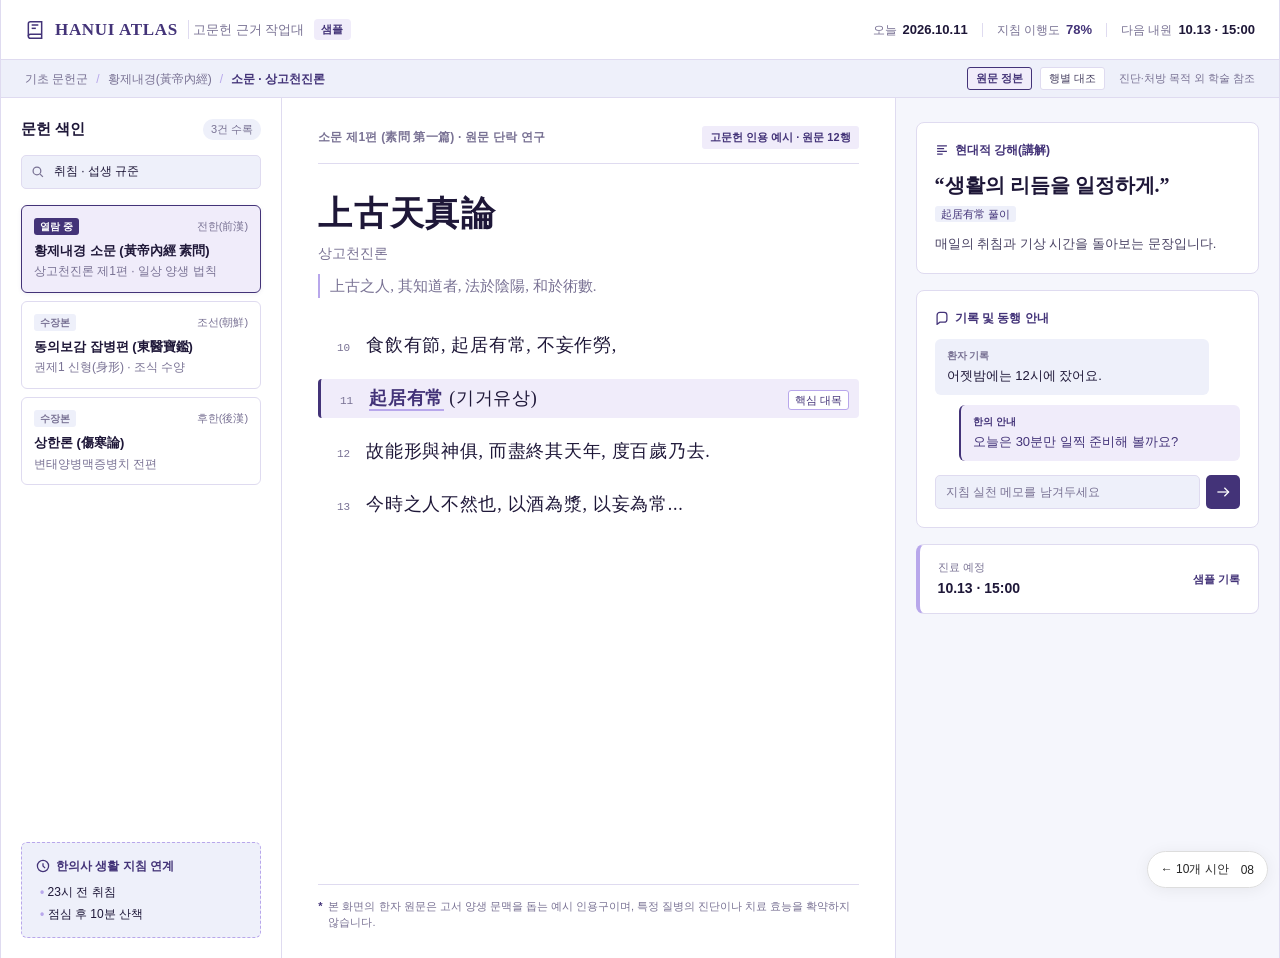
<file: designs/ten-directions/08-atlas.html>
<!doctype html><html lang="ko"><head><meta charset="utf-8"><meta name="viewport" content="width=device-width,initial-scale=1"><meta name="color-scheme" content="light dark"><meta http-equiv="Content-Security-Policy" content="default-src 'none'; style-src 'unsafe-inline'; img-src data:; font-src 'none'; script-src 'none'; base-uri 'none'; form-action 'none'"><title>Hanui · Atlas · 근거를 읽는 공간</title><style>* { box-sizing: border-box; margin: 0; padding: 0; } :root { --bg-base: #f5f6fc; --bg-surface: #ffffff; --bg-inset: #eef0fa; --border-dim: #dfdbf0; --border-active: #b8a7eb; --plum-deep: #433378; --plum-hover: #322659; --plum-subtle: #f0ecfa; --text-strong: #1e1738; --text-body: #494263; --text-muted: #797294; --sans: 'Malgun Gothic', 'Segoe UI', -apple-system, sans-serif; --serif: Georgia, 'Batang', serif; } body { font-family: var(--sans); background: var(--bg-base); color: var(--text-body); font-size: 14px; line-height: 1.5; -webkit-font-smoothing: antialiased; } .atlas-app { display: flex; flex-direction: column; min-height: 100vh; max-width: 1440px; margin: 0 auto; background: var(--bg-surface); border-left: 1px solid var(--border-dim); border-right: 1px solid var(--border-dim); } .atlas-topbar { height: 60px; display: flex; align-items: center; justify-content: space-between; padding: 0 24px; border-bottom: 1px solid var(--border-dim); background: var(--bg-surface); } .topbar-brand { display: flex; align-items: center; gap: 10px; } .atlas-icon { width: 20px; height: 20px; color: var(--plum-deep); flex-shrink: 0; } .brand-title { font-family: var(--serif); font-size: 17px; font-weight: 700; letter-spacing: 0.04em; color: var(--plum-deep); } .brand-sub { font-size: 13px; color: var(--text-muted); padding-left: 4px; border-left: 1px solid var(--border-dim); } .status-pill { font-size: 11px; padding: 2px 7px; border-radius: 4px; background: var(--plum-subtle); color: var(--plum-deep); font-weight: 600; letter-spacing: 0.02em; } .topbar-meta { display: flex; align-items: center; gap: 14px; } .meta-cell { display: flex; align-items: baseline; gap: 6px; } .meta-lbl { font-size: 12px; color: var(--text-muted); } .meta-val { font-size: 13px; font-weight: 600; color: var(--text-strong); } .meta-val.highlight { color: var(--plum-deep); } .meta-divider { width: 1px; height: 14px; background: var(--border-dim); } .atlas-subbar { height: 38px; display: flex; align-items: center; justify-content: space-between; padding: 0 24px; background: var(--bg-inset); border-bottom: 1px solid var(--border-dim); font-size: 12px; } .subbar-path { display: flex; align-items: center; gap: 8px; color: var(--text-muted); } .subbar-path .sep { color: var(--border-active); } .subbar-path .curr { color: var(--plum-deep); font-weight: 600; } .subbar-tools { display: flex; align-items: center; gap: 8px; } .tool-tag { padding: 2px 8px; border-radius: 3px; font-size: 11px; border: 1px solid var(--border-dim); background: var(--bg-surface); color: var(--text-body); cursor: default; } .tool-tag.active { border-color: var(--plum-deep); color: var(--plum-deep); font-weight: 600; background: var(--plum-subtle); } .tool-note { color: var(--text-muted); font-size: 11px; margin-left: 6px; } .atlas-workbench { display: grid; grid-template-columns: 22% 48% 30%; flex: 1; min-height: 860px; background: var(--bg-base); } .pane { border-right: 1px solid var(--border-dim); background: var(--bg-surface); display: flex; flex-direction: column; } .pane:last-child { border-right: none; } .pane-sources { padding: 20px; background: var(--bg-surface); } .pane-head { display: flex; align-items: center; justify-content: space-between; margin-bottom: 14px; } .pane-title { font-size: 15px; font-weight: 700; color: var(--text-strong); } .counter-pill { font-size: 11px; color: var(--text-muted); background: var(--bg-inset); padding: 2px 8px; border-radius: 10px; } .source-search-box { position: relative; margin-bottom: 16px; } .search-icon { position: absolute; left: 10px; top: 50%; transform: translateY(-50%); width: 14px; height: 14px; color: var(--text-muted); } .source-input { width: 100%; height: 34px; padding: 0 12px 0 32px; background: var(--bg-inset); border: 1px solid var(--border-dim); border-radius: 5px; font-size: 12px; color: var(--text-strong); outline: none; } .source-list { display: flex; flex-direction: column; gap: 8px; margin-bottom: 24px; } .source-item { display: block; text-decoration: none; padding: 12px; border-radius: 6px; border: 1px solid var(--border-dim); background: var(--bg-surface); color: inherit; } .source-item.active { border-color: var(--plum-deep); background: var(--plum-subtle); box-shadow: 0 1px 4px rgba(67, 51, 120, 0.08); } .source-item-top { display: flex; justify-content: space-between; align-items: center; margin-bottom: 6px; } .source-badge { font-size: 10px; font-weight: 600; padding: 1px 6px; border-radius: 3px; background: var(--plum-deep); color: #ffffff; } .source-badge.muted { background: var(--bg-inset); color: var(--text-muted); } .source-era { font-size: 11px; color: var(--text-muted); } .source-item-name { font-size: 13px; font-weight: 700; color: var(--text-strong); margin-bottom: 3px; } .source-item-desc { font-size: 12px; color: var(--text-muted); line-height: 1.4; } .instruction-anchor { margin-top: auto; padding: 14px; background: var(--bg-inset); border: 1px dashed var(--border-active); border-radius: 6px; } .anchor-header { display: flex; align-items: center; gap: 6px; margin-bottom: 8px; color: var(--plum-deep); font-weight: 600; font-size: 12px; } .anchor-icon { width: 14px; height: 14px; } .anchor-bullets { list-style: none; font-size: 12px; color: var(--text-strong); display: flex; flex-direction: column; gap: 4px; padding-left: 4px; } .anchor-bullets li::before { content: '• '; color: var(--border-active); font-weight: bold; } .pane-reader { padding: 28px 36px; background: #ffffff; } .reader-header { display: flex; justify-content: space-between; align-items: center; padding-bottom: 14px; border-bottom: 1px solid var(--border-dim); margin-bottom: 24px; } .citation-crumb { font-size: 12px; font-weight: 600; color: var(--text-muted); letter-spacing: 0.02em; } .citation-loc { font-size: 11px; color: var(--plum-deep); background: var(--plum-subtle); padding: 3px 8px; border-radius: 3px; font-weight: 600; } .manuscript-canvas { display: flex; flex-direction: column; flex: 1; } .manuscript-title-block { margin-bottom: 28px; } .manuscript-title { font-family: var(--serif); font-size: 34px; font-weight: 700; color: var(--text-strong); letter-spacing: 0.05em; margin-bottom: 4px; } .manuscript-title-kr { font-size: 14px; color: var(--text-muted); font-weight: 500; display: block; margin-bottom: 10px; } .manuscript-lead { font-family: var(--serif); font-size: 15px; color: var(--text-muted); line-height: 1.6; border-left: 2px solid var(--border-active); padding-left: 10px; } .manuscript-body { display: flex; flex-direction: column; gap: 14px; margin-bottom: 36px; } .line-row { display: flex; align-items: baseline; gap: 16px; padding: 6px 10px; border-radius: 4px; } .line-row.focus-line { background: var(--plum-subtle); border-left: 3px solid var(--plum-deep); } .line-num { font-size: 11px; font-family: monospace; color: var(--text-muted); width: 22px; text-align: right; flex-shrink: 0; } .line-text { font-family: var(--serif); font-size: 18px; color: var(--text-strong); letter-spacing: 0.04em; } .glyph-focus { font-weight: 700; color: var(--plum-deep); border-bottom: 2px solid var(--border-active); padding-bottom: 1px; } .line-tag { font-size: 11px; font-family: var(--sans); color: var(--plum-deep); background: #ffffff; border: 1px solid var(--border-active); padding: 1px 6px; border-radius: 3px; margin-left: auto; } .reader-footnote { margin-top: auto; padding-top: 14px; border-top: 1px solid var(--border-dim); display: flex; gap: 6px; font-size: 11px; color: var(--text-muted); line-height: 1.4; } .footnote-mark { color: var(--plum-deep); font-weight: bold; } .pane-interpreter { padding: 24px 20px; background: var(--bg-base); display: flex; flex-direction: column; gap: 16px; } .integ-panel { background: var(--bg-surface); border: 1px solid var(--border-dim); border-radius: 8px; padding: 18px; } .card-label { display: flex; align-items: center; gap: 6px; font-size: 12px; font-weight: 700; color: var(--plum-deep); margin-bottom: 12px; } .card-glyph { width: 14px; height: 14px; } .quote-box { margin-bottom: 10px; } .quote-kr { font-family: var(--serif); font-size: 20px; font-weight: 700; color: var(--text-strong); line-height: 1.4; margin-bottom: 4px; } .quote-origin { font-size: 11px; color: var(--plum-deep); background: var(--bg-inset); padding: 2px 6px; border-radius: 3px; } .quote-context { font-size: 13px; color: var(--text-body); line-height: 1.6; } .chat-flow { display: flex; flex-direction: column; gap: 10px; margin-bottom: 14px; } .chat-bubble { padding: 10px 12px; border-radius: 6px; font-size: 13px; line-height: 1.4; } .chat-role { font-size: 10px; font-weight: 700; text-transform: uppercase; margin-bottom: 4px; display: block; } .patient-side { background: var(--bg-inset); color: var(--text-strong); align-self: flex-start; width: 90%; } .patient-side .chat-role { color: var(--text-muted); } .agent-side { background: var(--plum-subtle); color: var(--plum-deep); align-self: flex-end; width: 92%; border-left: 2px solid var(--plum-deep); } .agent-side .chat-role { color: var(--plum-deep); } .composer-dock { display: flex; gap: 6px; align-items: center; } .composer-input { flex: 1; height: 34px; background: var(--bg-inset); border: 1px solid var(--border-dim); border-radius: 5px; padding: 0 10px; font-size: 12px; color: var(--text-muted); outline: none; } .composer-btn { width: 34px; height: 34px; border: none; border-radius: 5px; background: var(--plum-deep); color: #ffffff; display: flex; align-items: center; justify-content: center; cursor: pointer; flex-shrink: 0; } .btn-icon { width: 14px; height: 14px; } .visit-reminder { padding: 14px 18px; background: #ffffff; border-left: 4px solid var(--border-active); } .reminder-row { display: flex; justify-content: space-between; align-items: center; } .reminder-tag { font-size: 11px; color: var(--text-muted); display: block; margin-bottom: 2px; } .reminder-date { font-size: 14px; font-weight: 700; color: var(--text-strong); } .reminder-action { font-size: 11px; color: var(--plum-deep); font-weight: 600; } @media (max-width: 1024px) { .atlas-workbench { grid-template-columns: 28% 44% 28%; } .manuscript-title { font-size: 28px; } .line-text { font-size: 16px; } } @media (max-width: 768px) { .atlas-workbench { display: flex; flex-direction: column; } .pane { border-right: none; border-bottom: 1px solid var(--border-dim); } .topbar-meta { display: none; } .subbar-tools .tool-note { display: none; } .pane-reader { padding: 20px; } }
.review-links{position:fixed!important;bottom:12px!important;right:12px!important;z-index:9999!important;display:flex!important;align-items:center!important;gap:12px!important;padding:9px 13px!important;border:1px solid #ddd!important;border-radius:30px!important;background:#ffffffed!important;color:#262626!important;font:12px "Malgun Gothic",sans-serif!important;box-shadow:0 2px 16px #00000010!important}.review-links a{color:#262626!important;text-decoration:none!important}</style></head><body><div class="atlas-app"><header class="atlas-topbar"><div class="topbar-brand"><svg class="atlas-icon" viewBox="0 0 24 24" fill="none" stroke="currentColor" stroke-width="1.8"><path d="M4 19.5A2.5 2.5 0 0 1 6.5 17H20"/><path d="M6.5 2H20v20H6.5A2.5 2.5 0 0 1 4 19.5v-15A2.5 2.5 0 0 1 6.5 2z"/><line x1="8" y1="6" x2="16" y2="6"/><line x1="8" y1="10" x2="13" y2="10"/></svg><span class="brand-title">HANUI ATLAS</span><span class="brand-sub">고문헌 근거 작업대</span><span class="status-pill">샘플</span></div><div class="topbar-meta"><div class="meta-cell"><span class="meta-lbl">오늘</span><strong class="meta-val">2026.10.11</strong></div><div class="meta-divider"></div><div class="meta-cell"><span class="meta-lbl">지침 이행도</span><strong class="meta-val highlight">78%</strong></div><div class="meta-divider"></div><div class="meta-cell"><span class="meta-lbl">다음 내원</span><strong class="meta-val">10.13 · 15:00</strong></div></div></header><div class="atlas-subbar"><div class="subbar-path"><span>기초 문헌군</span><span class="sep">/</span><span>황제내경(黃帝內經)</span><span class="sep">/</span><span class="curr">소문 · 상고천진론</span></div><div class="subbar-tools"><span class="tool-tag active">원문 정본</span><span class="tool-tag">행별 대조</span><span class="tool-note">진단·처방 목적 외 학술 참조</span></div></div><main class="atlas-workbench"><aside class="pane pane-sources"><div class="pane-head"><h2 class="pane-title">문헌 색인</h2><span class="counter-pill">3건 수록</span></div><div class="source-search-box"><svg class="search-icon" viewBox="0 0 20 20" fill="none" stroke="currentColor" stroke-width="1.8"><circle cx="8.5" cy="8.5" r="5.5"/><line x1="13" y1="13" x2="17" y2="17"/></svg><input type="text" class="source-input" value="취침 · 섭생 규준" readonly /></div><nav class="source-list"><a href="#" class="source-item active"><div class="source-item-top"><span class="source-badge">열람 중</span><span class="source-era">전한(前漢)</span></div><h3 class="source-item-name">황제내경 소문 (黃帝內經 素問)</h3><p class="source-item-desc">상고천진론 제1편 · 일상 양생 법칙</p></a><a href="#" class="source-item"><div class="source-item-top"><span class="source-badge muted">수장본</span><span class="source-era">조선(朝鮮)</span></div><h3 class="source-item-name">동의보감 잡병편 (東醫寶鑑)</h3><p class="source-item-desc">권제1 신형(身形) · 조식 수양</p></a><a href="#" class="source-item"><div class="source-item-top"><span class="source-badge muted">수장본</span><span class="source-era">후한(後漢)</span></div><h3 class="source-item-name">상한론 (傷寒論)</h3><p class="source-item-desc">변태양병맥증병치 전편</p></a></nav><div class="instruction-anchor"><div class="anchor-header"><svg class="anchor-icon" viewBox="0 0 20 20" fill="none" stroke="currentColor" stroke-width="1.8"><circle cx="10" cy="10" r="8"/><polyline points="10 6 10 10 13 13"/></svg><span class="anchor-title">한의사 생활 지침 연계</span></div><ul class="anchor-bullets"><li>23시 전 취침</li><li>점심 후 10분 산책</li></ul></div></aside><section class="pane pane-reader"><div class="reader-header"><div class="citation-crumb">소문 제1편 (素問 第一篇) · 원문 단락 연구</div><div class="citation-loc">고문헌 인용 예시 · 원문 12행</div></div><article class="manuscript-canvas"><header class="manuscript-title-block"><h1 class="manuscript-title">上古天真論</h1><span class="manuscript-title-kr">상고천진론</span><p class="manuscript-lead">上古之人, 其知道者, 法於陰陽, 和於術數.</p></header><div class="manuscript-body"><div class="line-row"><span class="line-num">10</span><span class="line-text">食飲有節, 起居有常, 不妄作勞,</span></div><div class="line-row focus-line"><span class="line-num">11</span><span class="line-text"><span class="glyph-focus">起居有常</span> (기거유상)</span><span class="line-tag">핵심 대목</span></div><div class="line-row"><span class="line-num">12</span><span class="line-text">故能形與神俱, 而盡終其天年, 度百歲乃去.</span></div><div class="line-row"><span class="line-num">13</span><span class="line-text">今時之人不然也, 以酒為漿, 以妄為常...</span></div></div><div class="reader-footnote"><span class="footnote-mark">*</span><span class="footnote-desc">본 화면의 한자 원문은 고서 양생 문맥을 돕는 예시 인용구이며, 특정 질병의 진단이나 치료 효능을 확약하지 않습니다.</span></div></article></section><aside class="pane pane-interpreter"><section class="integ-panel interpretation-card"><div class="card-label"><svg class="card-glyph" viewBox="0 0 20 20" fill="none" stroke="currentColor" stroke-width="1.8"><path d="M3 4h14M3 8h10M3 12h14M3 16h8"/></svg><span>현대적 강해(講解)</span></div><div class="quote-box"><p class="quote-kr">“생활의 리듬을 일정하게.”</p><span class="quote-origin">起居有常 풀이</span></div><p class="quote-context">매일의 취침과 기상 시간을 돌아보는 문장입니다.</p></section><section class="integ-panel dialogue-card"><div class="card-label"><svg class="card-glyph" viewBox="0 0 20 20" fill="none" stroke="currentColor" stroke-width="1.8"><path d="M17 12a4 4 0 0 1-4 4H7l-4 3V6a4 4 0 0 1 4-4h6a4 4 0 0 1 4 4v6z"/></svg><span>기록 및 동행 안내</span></div><div class="chat-flow"><div class="chat-bubble patient-side"><span class="chat-role">환자 기록</span><p class="chat-msg">어젯밤에는 12시에 잤어요.</p></div><div class="chat-bubble agent-side"><span class="chat-role">한의 안내</span><p class="chat-msg">오늘은 30분만 일찍 준비해 볼까요?</p></div></div><div class="composer-dock"><input type="text" class="composer-input" value="지침 실천 메모를 남겨두세요" readonly /><button type="button" class="composer-btn"><svg class="btn-icon" viewBox="0 0 20 20" fill="none" stroke="currentColor" stroke-width="1.8"><line x1="18" y1="10" x2="2" y2="10"/><polyline points="12 4 18 10 12 16"/></svg></button></div></section><section class="integ-panel visit-reminder"><div class="reminder-row"><div><span class="reminder-tag">진료 예정</span><strong class="reminder-date">10.13 · 15:00</strong></div><span class="reminder-action">샘플 기록</span></div></section></aside></main></div><aside class="review-links" aria-label="시안 비교"><a href="index.html">← 10개 시안</a><span>08</span></aside></body></html>
</file>
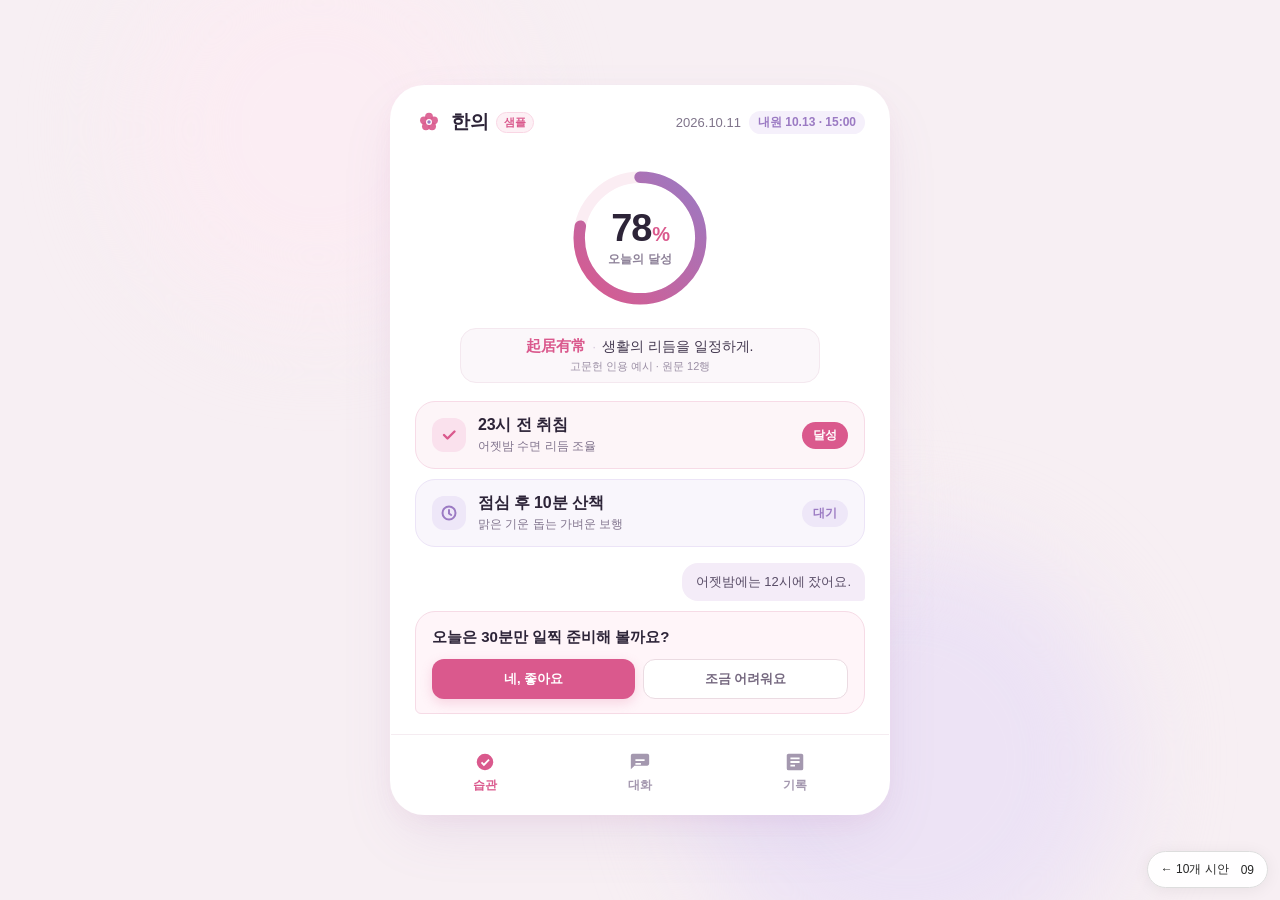
<file: designs/ten-directions/09-bloom.html>
<!doctype html><html lang="ko"><head><meta charset="utf-8"><meta name="viewport" content="width=device-width,initial-scale=1"><meta name="color-scheme" content="light dark"><meta http-equiv="Content-Security-Policy" content="default-src 'none'; style-src 'unsafe-inline'; img-src data:; font-src 'none'; script-src 'none'; base-uri 'none'; form-action 'none'"><title>Hanui · Bloom · 가벼운 습관</title><style>* { box-sizing: border-box; margin: 0; padding: 0; } html, body { height: 100%; background-color: #f7eff3; font-family: 'Malgun Gothic', 'Segoe UI', -apple-system, sans-serif; color: #2d2438; -webkit-font-smoothing: antialiased; } .bloom-viewport { position: relative; min-height: 100vh; display: grid; place-items: center; padding: 24px 16px; overflow: hidden; } .pastel-disk { position: absolute; border-radius: 50%; pointer-events: none; z-index: 0; filter: blur(48px); } .disk-rose { width: 380px; height: 380px; top: -60px; left: 10%; background: rgba(251, 237, 243, 0.95); } .disk-lavender { width: 440px; height: 440px; bottom: -80px; right: 12%; background: rgba(235, 226, 246, 0.9); } .disk-soft { width: 300px; height: 300px; top: 40%; left: 45%; background: rgba(254, 242, 247, 0.7); } .bloom-app { position: relative; z-index: 1; width: 100%; max-width: 500px; background: #ffffff; border-radius: 34px; box-shadow: 0 24px 60px -12px rgba(155, 122, 195, 0.16), 0 8px 24px -6px rgba(218, 89, 141, 0.08); border: 1px solid rgba(255, 255, 255, 0.85); overflow: hidden; display: flex; flex-direction: column; } .bloom-header { display: flex; align-items: center; justify-content: space-between; padding: 22px 24px 14px; } .brand-group { display: flex; align-items: center; gap: 8px; } .flower-symbol { width: 28px; height: 28px; display: block; } .brand-title { font-size: 19px; font-weight: 700; color: #2d2438; letter-spacing: -0.02em; } .badge-sample { font-size: 11px; font-weight: 600; color: #da598d; background: #fdf0f5; padding: 2px 7px; border-radius: 12px; border: 1px solid #f9d6e4; } .meta-group { display: flex; align-items: center; gap: 8px; } .meta-date { font-size: 13px; color: #7f748a; font-weight: 500; } .visit-chip { font-size: 12px; font-weight: 600; color: #9b7ac3; background: #f5f0fb; padding: 3px 9px; border-radius: 12px; } .ring-hero { display: flex; flex-direction: column; align-items: center; padding: 8px 24px 18px; text-align: center; } .ring-wrapper { position: relative; width: 152px; height: 152px; margin: 4px auto 14px; } .progress-svg { width: 100%; height: 100%; transform: rotate(-90deg); } .ring-track { fill: none; stroke: #fbedf3; stroke-width: 12; } .ring-value { fill: none; stroke-width: 12; stroke-linecap: round; stroke-dasharray: 402.12; stroke-dashoffset: 88.47; } .ring-content { position: absolute; inset: 0; display: flex; flex-direction: column; align-items: center; justify-content: center; } .percent-text { font-size: 38px; font-weight: 800; line-height: 1; color: #2d2438; letter-spacing: -0.03em; } .percent-symbol { font-size: 20px; font-weight: 600; color: #da598d; margin-left: 1px; } .percent-sub { font-size: 12px; font-weight: 600; color: #8e8299; margin-top: 4px; } .citation-card { display: flex; flex-direction: column; align-items: center; gap: 3px; background: #fbf7fa; border: 1px solid #f4e8ef; padding: 8px 16px; border-radius: 16px; width: 100%; max-width: 360px; } .citation-phrase { display: flex; align-items: baseline; gap: 6px; font-size: 14px; } .phrase-hanja { font-family: Georgia, 'Batang', serif; font-size: 15px; font-weight: 600; color: #da598d; } .phrase-divider { color: #d0c4d8; font-size: 12px; } .phrase-ko { color: #43384f; font-weight: 500; } .citation-source { font-size: 11px; color: #9b8fa5; } .habits-stack { display: flex; flex-direction: column; gap: 10px; padding: 0 24px 16px; } .habit-tile { display: flex; align-items: center; justify-content: space-between; padding: 13px 16px; border-radius: 20px; border: 1px solid transparent; } .habit-tile.is-done { background: #fdf5f8; border-color: #f7dbe7; } .habit-tile.is-pending { background: #f9f6fc; border-color: #ece4f7; } .habit-lead { display: flex; align-items: center; gap: 12px; } .status-icon { width: 34px; height: 34px; border-radius: 12px; display: grid; place-items: center; } .check-icon { background: #fae1ed; color: #da598d; } .clock-icon { background: #eee7f8; color: #9b7ac3; } .status-icon svg { width: 18px; height: 18px; } .habit-info { display: flex; flex-direction: column; gap: 2px; } .habit-title { font-size: 16px; font-weight: 700; color: #2d2438; letter-spacing: -0.01em; } .habit-desc { font-size: 12px; color: #82758e; } .state-tag { font-size: 12px; font-weight: 700; padding: 5px 11px; border-radius: 999px; } .tag-done { background: #da598d; color: #ffffff; } .tag-pending { background: #eee7f8; color: #9b7ac3; } .dialogue-card { display: flex; flex-direction: column; gap: 10px; padding: 0 24px 20px; } .patient-bubble { align-self: flex-end; background: #f4ecf8; color: #584c66; padding: 9px 14px; border-radius: 16px 16px 4px 16px; max-width: 82%; } .bubble-note { font-size: 13px; font-weight: 500; line-height: 1.4; } .agent-box { background: #fff5f9; border: 1px solid #f6dbe6; border-radius: 20px 20px 20px 6px; padding: 14px 16px; display: flex; flex-direction: column; gap: 12px; } .agent-query { font-size: 15px; font-weight: 700; color: #2d2438; line-height: 1.4; } .reply-options { display: flex; gap: 8px; } .btn-pill { flex: 1; min-height: 40px; border-radius: 12px; font-size: 13px; font-weight: 700; border: none; cursor: pointer; display: inline-flex; align-items: center; justify-content: center; } .btn-primary { background: #da598d; color: #ffffff; box-shadow: 0 4px 12px rgba(218, 89, 141, 0.22); } .btn-subtle { background: #ffffff; color: #766980; border: 1px solid #ebdbe2; } .bottom-bar { display: flex; justify-content: space-around; align-items: center; padding: 10px 16px 14px; background: #ffffff; border-top: 1px solid #f5ecf1; } .tab-anchor { display: flex; flex-direction: column; align-items: center; gap: 4px; text-decoration: none; color: #a498af; padding: 6px 16px; border-radius: 14px; min-width: 68px; } .tab-svg { width: 22px; height: 22px; fill: currentColor; } .tab-label { font-size: 12px; font-weight: 600; } .tab-anchor.is-active { color: #da598d; } .tab-anchor.is-active .tab-svg { fill: #da598d; } @media (max-width: 440px) { .bloom-viewport { padding: 0; } .bloom-app { border-radius: 0; min-height: 100vh; box-shadow: none; border: none; } .bloom-header { padding: 18px 18px 10px; } .ring-hero { padding: 4px 18px 14px; } .habits-stack { padding: 0 18px 14px; } .dialogue-card { padding: 0 18px 16px; } .bottom-bar { padding: 8px 12px 14px; } }
.review-links{position:fixed!important;bottom:12px!important;right:12px!important;z-index:9999!important;display:flex!important;align-items:center!important;gap:12px!important;padding:9px 13px!important;border:1px solid #ddd!important;border-radius:30px!important;background:#ffffffed!important;color:#262626!important;font:12px "Malgun Gothic",sans-serif!important;box-shadow:0 2px 16px #00000010!important}.review-links a{color:#262626!important;text-decoration:none!important}</style></head><body><main class="bloom-viewport"><div class="pastel-disk disk-rose" aria-hidden="true"></div><div class="pastel-disk disk-lavender" aria-hidden="true"></div><div class="pastel-disk disk-soft" aria-hidden="true"></div><div class="bloom-app"><header class="bloom-header"><div class="brand-group"><svg class="flower-symbol" viewBox="0 0 32 32" aria-hidden="true"><circle cx="16" cy="10" r="4.5" fill="#da598d" opacity="0.9"/><circle cx="21.7" cy="14.1" r="4.5" fill="#da598d" opacity="0.9"/><circle cx="19.5" cy="20.9" r="4.5" fill="#da598d" opacity="0.9"/><circle cx="12.5" cy="20.9" r="4.5" fill="#da598d" opacity="0.9"/><circle cx="10.3" cy="14.1" r="4.5" fill="#da598d" opacity="0.9"/><circle cx="16" cy="16" r="3.4" fill="#ffffff"/><circle cx="16" cy="16" r="2" fill="#9b7ac3"/></svg><span class="brand-title">한의</span><span class="badge-sample">샘플</span></div><div class="meta-group"><time class="meta-date" datetime="2026-10-11">2026.10.11</time><span class="visit-chip">내원 10.13 · 15:00</span></div></header><section class="ring-hero" aria-label="오늘의 실천 성취도"><div class="ring-wrapper"><svg class="progress-svg" viewBox="0 0 160 160"><defs><linearGradient id="bloomGrad" x1="0%" y1="0%" x2="100%" y2="100%"><stop offset="0%" stop-color="#da598d"/><stop offset="100%" stop-color="#9b7ac3"/></linearGradient></defs><circle class="ring-track" cx="80" cy="80" r="64"/><circle class="ring-value" cx="80" cy="80" r="64" stroke="url(#bloomGrad)"/></svg><div class="ring-content"><div class="percent-text">78<span class="percent-symbol">%</span></div><span class="percent-sub">오늘의 달성</span></div></div><div class="citation-card"><div class="citation-phrase"><span class="phrase-hanja">起居有常</span><span class="phrase-divider">·</span><span class="phrase-ko">생활의 리듬을 일정하게.</span></div><span class="citation-source">고문헌 인용 예시 · 원문 12행</span></div></section><section class="habits-stack" aria-label="처방 습관 현황"><article class="habit-tile is-done"><div class="habit-lead"><div class="status-icon check-icon"><svg viewBox="0 0 18 18" aria-hidden="true"><path d="M14.5 5.5l-7 7-3.5-3.5" stroke="currentColor" stroke-width="2.4" stroke-linecap="round" stroke-linejoin="round" fill="none"/></svg></div><div class="habit-info"><h3 class="habit-title">23시 전 취침</h3><span class="habit-desc">어젯밤 수면 리듬 조율</span></div></div><span class="state-tag tag-done">달성</span></article><article class="habit-tile is-pending"><div class="habit-lead"><div class="status-icon clock-icon"><svg viewBox="0 0 18 18" aria-hidden="true"><circle cx="9" cy="9" r="6.5" stroke="currentColor" stroke-width="2" fill="none"/><path d="M9 6v3.5l2.2 1.5" stroke="currentColor" stroke-width="2" stroke-linecap="round" fill="none"/></svg></div><div class="habit-info"><h3 class="habit-title">점심 후 10분 산책</h3><span class="habit-desc">맑은 기운 돕는 가벼운 보행</span></div></div><span class="state-tag tag-pending">대기</span></article></section><section class="dialogue-card" aria-label="한의 대화 동반자"><div class="patient-bubble"><span class="bubble-note">어젯밤에는 12시에 잤어요.</span></div><div class="agent-box"><p class="agent-query">오늘은 30분만 일찍 준비해 볼까요?</p><div class="reply-options"><button type="button" class="btn-pill btn-primary">네, 좋아요</button><button type="button" class="btn-pill btn-subtle">조금 어려워요</button></div></div></section><nav class="bottom-bar" aria-label="메인 탐색 메뉴"><a href="#" class="tab-anchor is-active" aria-current="page"><svg class="tab-svg" viewBox="0 0 24 24" aria-hidden="true"><path d="M12 3a9 9 0 1 0 9 9 9.01 9.01 0 0 0-9-9zm-1.2 13.5l-3.3-3.3 1.4-1.4 1.9 1.9 4.9-4.9 1.4 1.4-6.3 6.3z"/></svg><span class="tab-label">습관</span></a><a href="#" class="tab-anchor"><svg class="tab-svg" viewBox="0 0 24 24" aria-hidden="true"><path d="M20 3H4a2 2 0 0 0-2 2v15l4-4h14a2 2 0 0 0 2-2V5a2 2 0 0 0-2-2zm-3 8H7V9h10v2zm-4 4H7v-2h6v2z"/></svg><span class="tab-label">대화</span></a><a href="#" class="tab-anchor"><svg class="tab-svg" viewBox="0 0 24 24" aria-hidden="true"><path d="M19 3H5c-1.1 0-2 .9-2 2v14a2 2 0 0 0 2 2h14a2 2 0 0 0 2-2V5c0-1.1-.9-2-2-2zm-7 14H7v-2h5v2zm5-4H7v-2h10v2zm0-4H7V7h10v2z"/></svg><span class="tab-label">기록</span></a></nav></div></main><aside class="review-links" aria-label="시안 비교"><a href="index.html">← 10개 시안</a><span>09</span></aside></body></html>
</file>
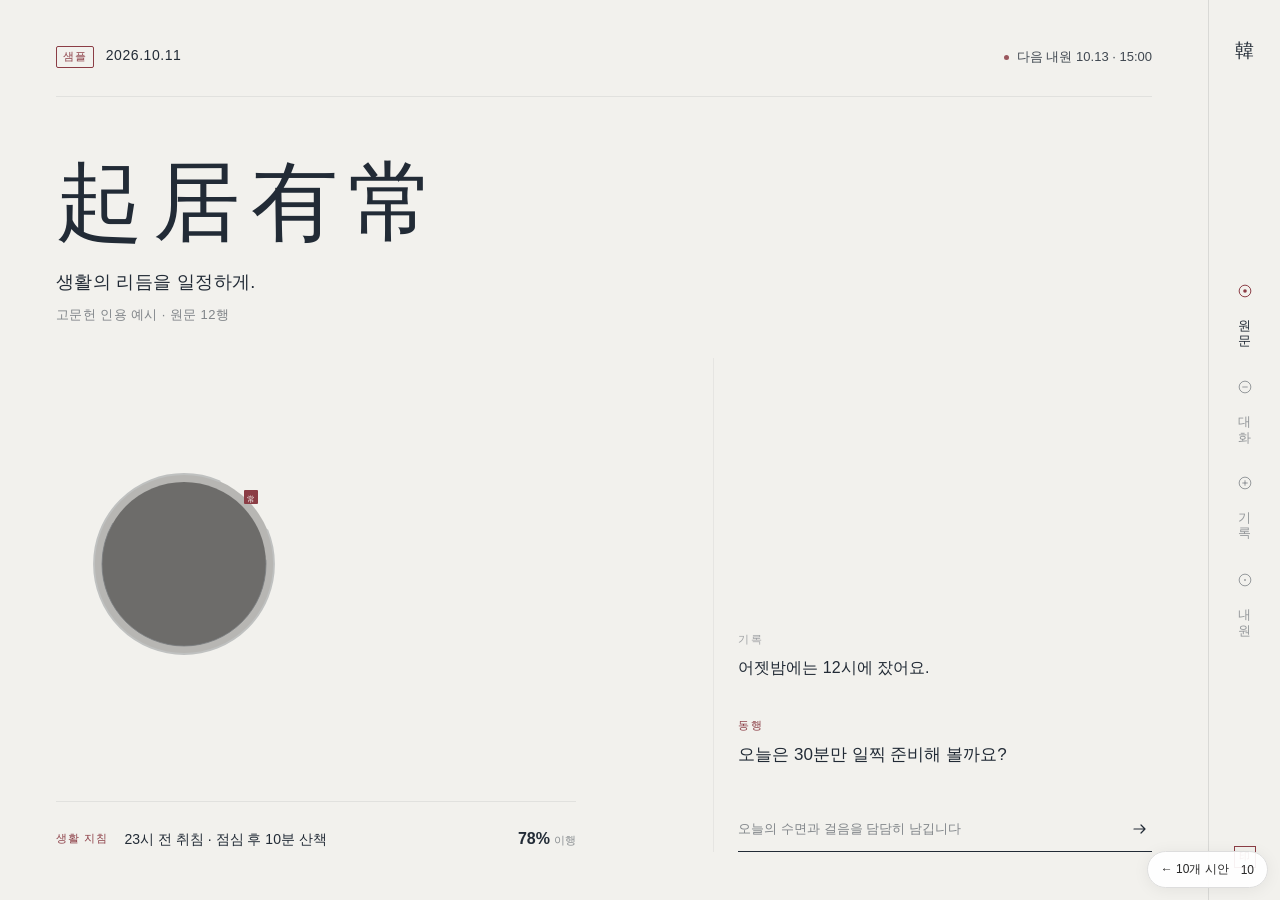
<file: designs/ten-directions/10-zen.html>
<!doctype html><html lang="ko"><head><meta charset="utf-8"><meta name="viewport" content="width=device-width,initial-scale=1"><meta name="color-scheme" content="light dark"><meta http-equiv="Content-Security-Policy" content="default-src 'none'; style-src 'unsafe-inline'; img-src data:; font-src 'none'; script-src 'none'; base-uri 'none'; form-action 'none'"><title>Hanui · Zen · 조용한 한의학</title><style>*,*::before,*::after{box-sizing:border-box;margin:0;padding:0}html{background-color:#f2f1ed;color:#222b36;-webkit-text-size-adjust:100%}body{background-color:#f2f1ed;color:#222b36;font-family:'Malgun Gothic','Segoe UI',sans-serif;font-size:16px;line-height:1.6;overflow-x:hidden}.zen-sr{position:absolute;width:1px;height:1px;padding:0;margin:-1px;overflow:hidden;clip:rect(0,0,0,0);white-space:nowrap;border:0}.zen-shell{display:flex;min-height:100vh;background-color:#f2f1ed;position:relative}.zen-canvas{flex:1 1 0%;min-width:0;display:flex;flex-direction:column;padding:44px 56px 48px;position:relative}.zen-header{display:flex;justify-content:space-between;align-items:baseline;padding-bottom:28px;border-bottom:1px solid rgba(34,43,54,0.08);margin-bottom:48px}.zen-meta{display:inline-flex;align-items:baseline;gap:12px}.zen-badge{font-size:11px;letter-spacing:0.08em;color:#8b3d45;border:1px solid #8b3d45;padding:1px 6px;border-radius:2px}.zen-date{font-size:14px;letter-spacing:0.04em;color:#222b36;font-feature-settings:"tnum"}.zen-visit{display:inline-flex;align-items:center;gap:8px;font-size:13px;color:#222b36;opacity:0.85}.visit-pip{width:5px;height:5px;background-color:#8b3d45;border-radius:50%;display:inline-block}.zen-stage{flex:1 1 auto;display:grid;grid-template-columns:minmax(0,1.15fr) minmax(320px,0.85fr);grid-template-rows:auto 1fr auto;column-gap:64px;row-gap:32px;position:relative}.zen-classic{grid-column:1;grid-row:1;padding-top:12px}.classic-hanja{font-family:Georgia,'Batang',serif;font-size:clamp(52px,6.8vw,88px);font-weight:400;line-height:1.05;letter-spacing:0.12em;color:#222b36;margin-bottom:20px}.classic-ko{font-size:18px;font-weight:400;letter-spacing:0.02em;color:#222b36;margin-bottom:8px}.classic-cite{font-size:13px;color:rgba(34,43,54,0.55);letter-spacing:0.03em}.zen-enso-box{grid-column:1;grid-row:2;align-self:center;max-width:240px;margin-left:8px;pointer-events:none}.zen-enso{width:100%;height:auto;display:block}.zen-guide{grid-column:1;grid-row:3;display:flex;align-items:center;gap:16px;padding-top:24px;border-top:1px solid rgba(34,43,54,0.08);max-width:520px}.guide-tag{font-size:11px;letter-spacing:0.1em;color:#8b3d45;text-transform:uppercase}.guide-text{font-size:14px;color:#222b36}.guide-rate{margin-left:auto;display:inline-flex;align-items:baseline;gap:4px}.rate-val{font-size:16px;font-weight:600;color:#222b36;font-feature-settings:"tnum"}.rate-label{font-size:11px;color:rgba(34,43,54,0.5)}.zen-chat{grid-column:2;grid-row:2 / 4;display:flex;flex-direction:column;justify-content:flex-end;padding-left:24px;border-left:1px solid rgba(34,43,54,0.06)}.chat-thread{display:flex;flex-direction:column;gap:36px;margin-bottom:48px}.chat-turn{display:flex;flex-direction:column;gap:6px}.turn-role{font-size:11px;letter-spacing:0.12em;color:rgba(34,43,54,0.4)}.turn-agent .turn-role{color:#8b3d45}.turn-text{font-size:16px;line-height:1.65;color:#222b36}.turn-agent .turn-text{font-size:17px;font-weight:500}.zen-composer{position:relative;display:flex;align-items:center;border-bottom:1px solid #222b36;padding-bottom:10px}.zen-input{flex:1 1 0%;min-width:0;background:transparent;border:none;outline:none;font-family:'Malgun Gothic','Segoe UI',sans-serif;font-size:13px;color:rgba(34,43,54,0.55);padding-right:32px;cursor:default}.zen-submit{background:none;border:none;color:#222b36;cursor:default;padding:4px;display:flex;align-items:center;justify-content:center}.zen-submit-ico{width:16px;height:16px}.zen-nav{width:72px;flex-shrink:0;min-height:100vh;background-color:#f2f1ed;border-left:1px solid rgba(34,43,54,0.12);display:flex;flex-direction:column;align-items:center;justify-content:space-between;padding:36px 0 32px}.zen-brand{padding-bottom:20px}.brand-glyph{font-family:Georgia,'Batang',serif;font-size:19px;font-weight:400;color:#222b36;letter-spacing:0.04em}.zen-menu{list-style:none;display:flex;flex-direction:column;gap:36px;align-items:center}.zen-item{display:flex;justify-content:center}.zen-link{display:flex;flex-direction:column;align-items:center;text-decoration:none;gap:10px;color:rgba(34,43,54,0.45);outline:none;cursor:default}.zen-link:hover,.zen-link:focus,.zen-link.is-active{color:#222b36}.zen-link.is-active .zen-nav-ico{color:#8b3d45}.zen-nav-ico{width:18px;height:18px;display:block}.zen-txt{writing-mode:vertical-rl;text-orientation:upright;font-size:13px;letter-spacing:0.24em;line-height:1}.zen-nav-foot{padding-top:16px}.zen-seal{display:inline-flex;align-items:center;justify-content:center;width:22px;height:22px;border:1px solid #8b3d45;color:#8b3d45;font-family:Georgia,'Batang',serif;font-size:11px;line-height:1;user-select:none}@media (max-width:960px){.zen-canvas{padding:32px 28px 36px}.zen-stage{grid-template-columns:1fr;row-gap:40px}.zen-enso-box{grid-column:1;grid-row:auto;margin-left:0;max-width:180px}.zen-guide{grid-column:1;grid-row:auto}.zen-chat{grid-column:1;grid-row:auto;border-left:none;padding-left:0;border-top:1px solid rgba(34,43,54,0.08);padding-top:36px}}@media (max-width:640px){.zen-shell{flex-direction:column}.zen-canvas{padding:24px 20px 96px}.zen-header{margin-bottom:32px;flex-direction:column;gap:8px}.classic-hanja{letter-spacing:0.08em}.zen-chat{padding-top:28px}.chat-thread{gap:24px;margin-bottom:32px}.zen-nav{width:100%;min-height:auto;position:fixed;bottom:0;left:0;right:0;border-left:none;border-top:1px solid rgba(34,43,54,0.12);flex-direction:row;padding:10px 24px;z-index:20;background-color:#f2f1ed}.zen-brand,.zen-nav-foot{display:none}.zen-menu{flex-direction:row;width:100%;justify-content:space-around;gap:0}.zen-txt{writing-mode:horizontal-tb;text-orientation:mixed;letter-spacing:0.04em;font-size:12px}.zen-link{gap:4px}}
.review-links{position:fixed!important;bottom:12px!important;right:12px!important;z-index:9999!important;display:flex!important;align-items:center!important;gap:12px!important;padding:9px 13px!important;border:1px solid #ddd!important;border-radius:30px!important;background:#ffffffed!important;color:#262626!important;font:12px "Malgun Gothic",sans-serif!important;box-shadow:0 2px 16px #00000010!important}.review-links a{color:#262626!important;text-decoration:none!important}</style></head><body><div class="zen-shell"><main class="zen-canvas"><header class="zen-header"><div class="zen-meta"><span class="zen-badge">샘플</span><span class="zen-date">2026.10.11</span></div><div class="zen-visit"><span class="visit-pip" aria-hidden="true"></span><span>다음 내원 10.13 · 15:00</span></div></header><div class="zen-stage"><section class="zen-classic"><h1 class="classic-hanja" lang="zh">起居有常</h1><p class="classic-ko">생활의 리듬을 일정하게.</p><p class="classic-cite">고문헌 인용 예시 · 원문 12행</p></section><div class="zen-enso-box" aria-hidden="true"><svg class="zen-enso" viewBox="0 0 240 240"><circle cx="120" cy="120" r="90" stroke="#222b36" stroke-width="1.8" stroke-dasharray="460 70" stroke-linecap="round" opacity="0.24"/><circle cx="120" cy="120" r="82" stroke="#222b36" stroke-width="0.8" stroke-dasharray="300 210" opacity="0.4"/><rect x="180" y="46" width="14" height="14" fill="#8b3d45" rx="1"/><text x="187" y="56" fill="#f2f1ed" font-size="8" font-family="Georgia,'Batang',serif" text-anchor="middle" dominant-baseline="middle">常</text></svg></div><aside class="zen-guide"><div class="guide-tag">생활 지침</div><div class="guide-text">23시 전 취침 · 점심 후 10분 산책</div><div class="guide-rate"><span class="rate-val">78%</span><span class="rate-label">이행</span></div></aside><section class="zen-chat"><div class="chat-thread"><article class="chat-turn turn-patient"><span class="turn-role">기록</span><p class="turn-text">어젯밤에는 12시에 잤어요.</p></article><article class="chat-turn turn-agent"><span class="turn-role">동행</span><p class="turn-text">오늘은 30분만 일찍 준비해 볼까요?</p></article></div><form class="zen-composer" action="#"><label for="zen-msg" class="zen-sr">메시지 입력</label><input type="text" id="zen-msg" class="zen-input" readonly value="오늘의 수면과 걸음을 담담히 남깁니다"><button type="button" class="zen-submit" aria-label="전송"><svg class="zen-submit-ico" viewBox="0 0 16 16"><path d="M2 8h11M9 4l4 4-4 4" stroke="currentColor" stroke-width="1.2" stroke-linecap="round" stroke-linejoin="round" fill="none"/></svg></button></form></section></div></main><nav class="zen-nav" aria-label="한의 탐색"><div class="zen-brand"><span class="brand-glyph" lang="zh">韓</span></div><ul class="zen-menu"><li class="zen-item"><a href="#" class="zen-link is-active" aria-current="page"><svg class="zen-nav-ico" viewBox="0 0 20 20"><circle cx="10" cy="10" r="6.5" stroke="currentColor" stroke-width="1.1" fill="none"/><circle cx="10" cy="10" r="2" fill="currentColor"/></svg><span class="zen-txt">원문</span></a></li><li class="zen-item"><a href="#" class="zen-link"><svg class="zen-nav-ico" viewBox="0 0 20 20"><circle cx="10" cy="10" r="6.5" stroke="currentColor" stroke-width="1.1" fill="none"/><path d="M7 10h6" stroke="currentColor" stroke-width="1.1"/></svg><span class="zen-txt">대화</span></a></li><li class="zen-item"><a href="#" class="zen-link"><svg class="zen-nav-ico" viewBox="0 0 20 20"><circle cx="10" cy="10" r="6.5" stroke="currentColor" stroke-width="1.1" fill="none"/><path d="M10 7v6M7 10h6" stroke="currentColor" stroke-width="1.1"/></svg><span class="zen-txt">기록</span></a></li><li class="zen-item"><a href="#" class="zen-link"><svg class="zen-nav-ico" viewBox="0 0 20 20"><circle cx="10" cy="10" r="6.5" stroke="currentColor" stroke-width="1.1" fill="none"/><circle cx="10" cy="10" r="1" fill="currentColor"/></svg><span class="zen-txt">내원</span></a></li></ul><div class="zen-nav-foot"><span class="zen-seal" title="샘플 직인">印</span></div></nav></div><aside class="review-links" aria-label="시안 비교"><a href="index.html">← 10개 시안</a><span>10</span></aside></body></html>
</file>
